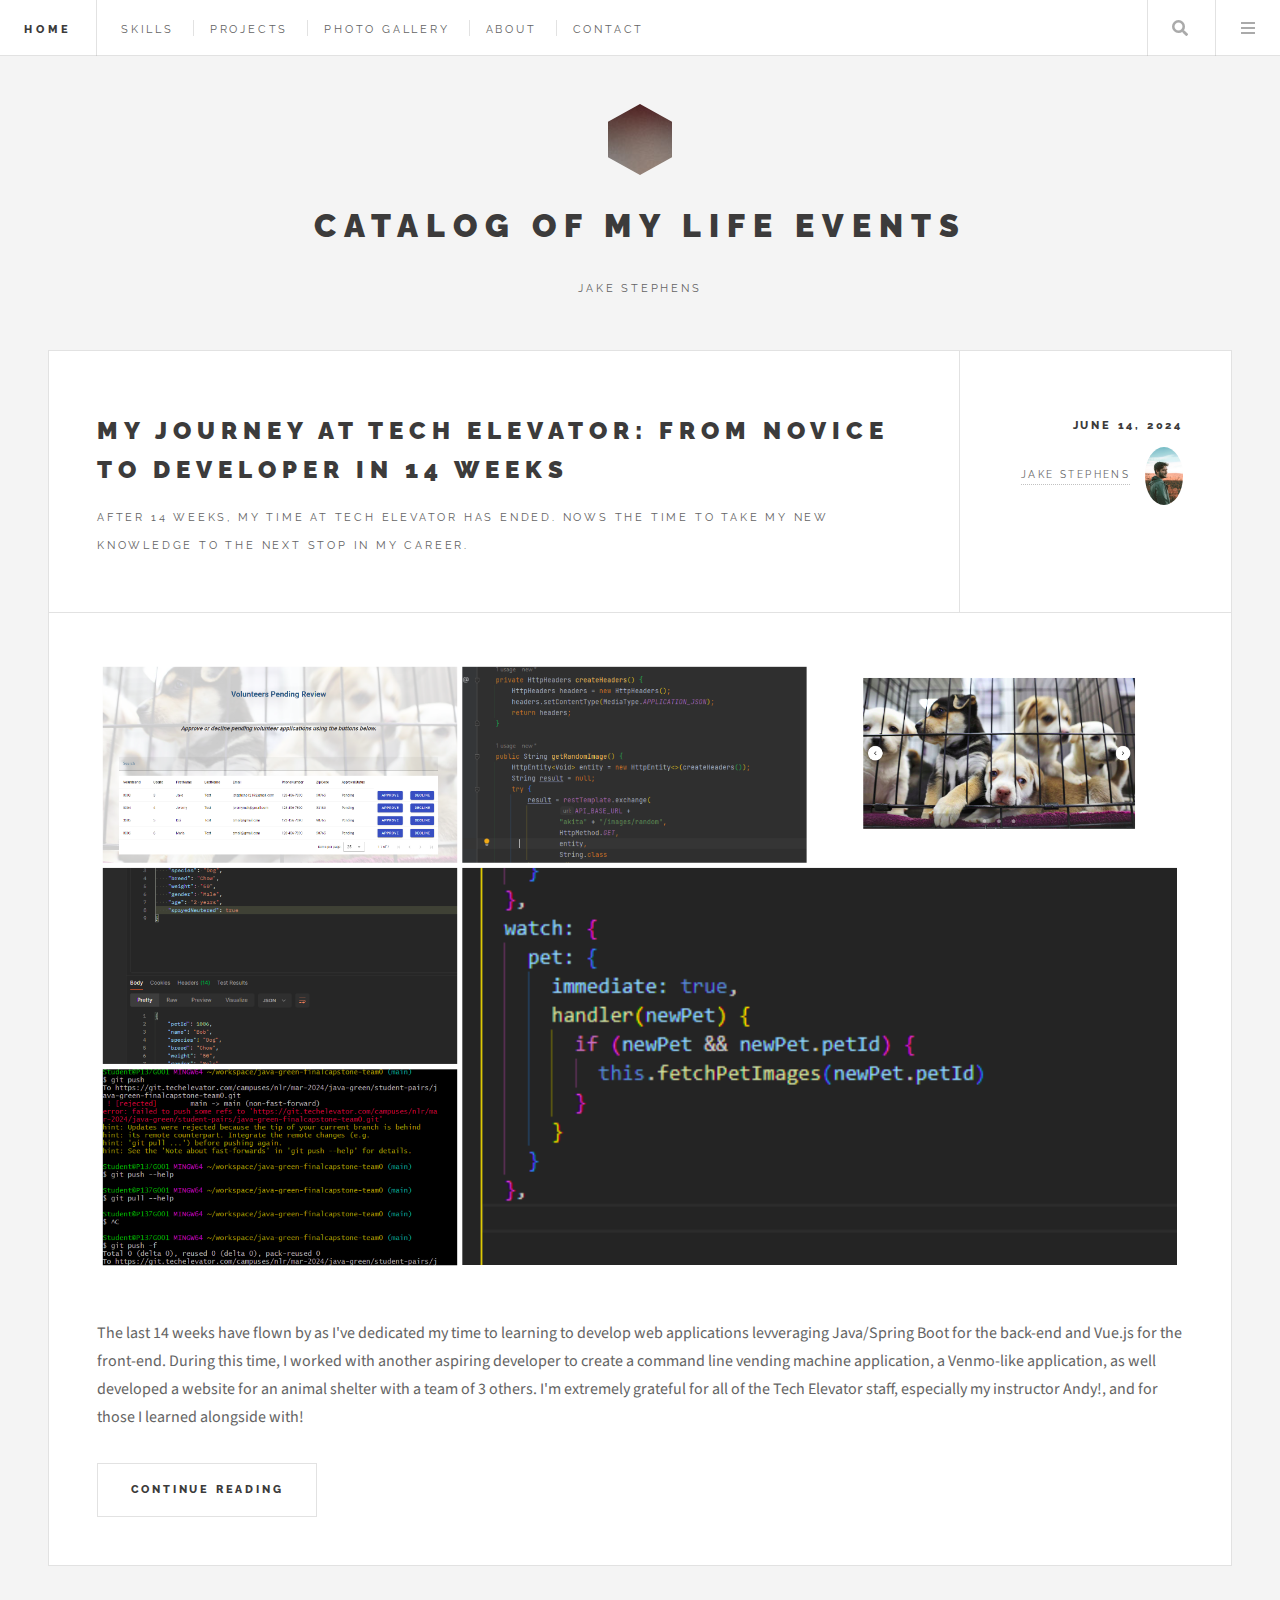
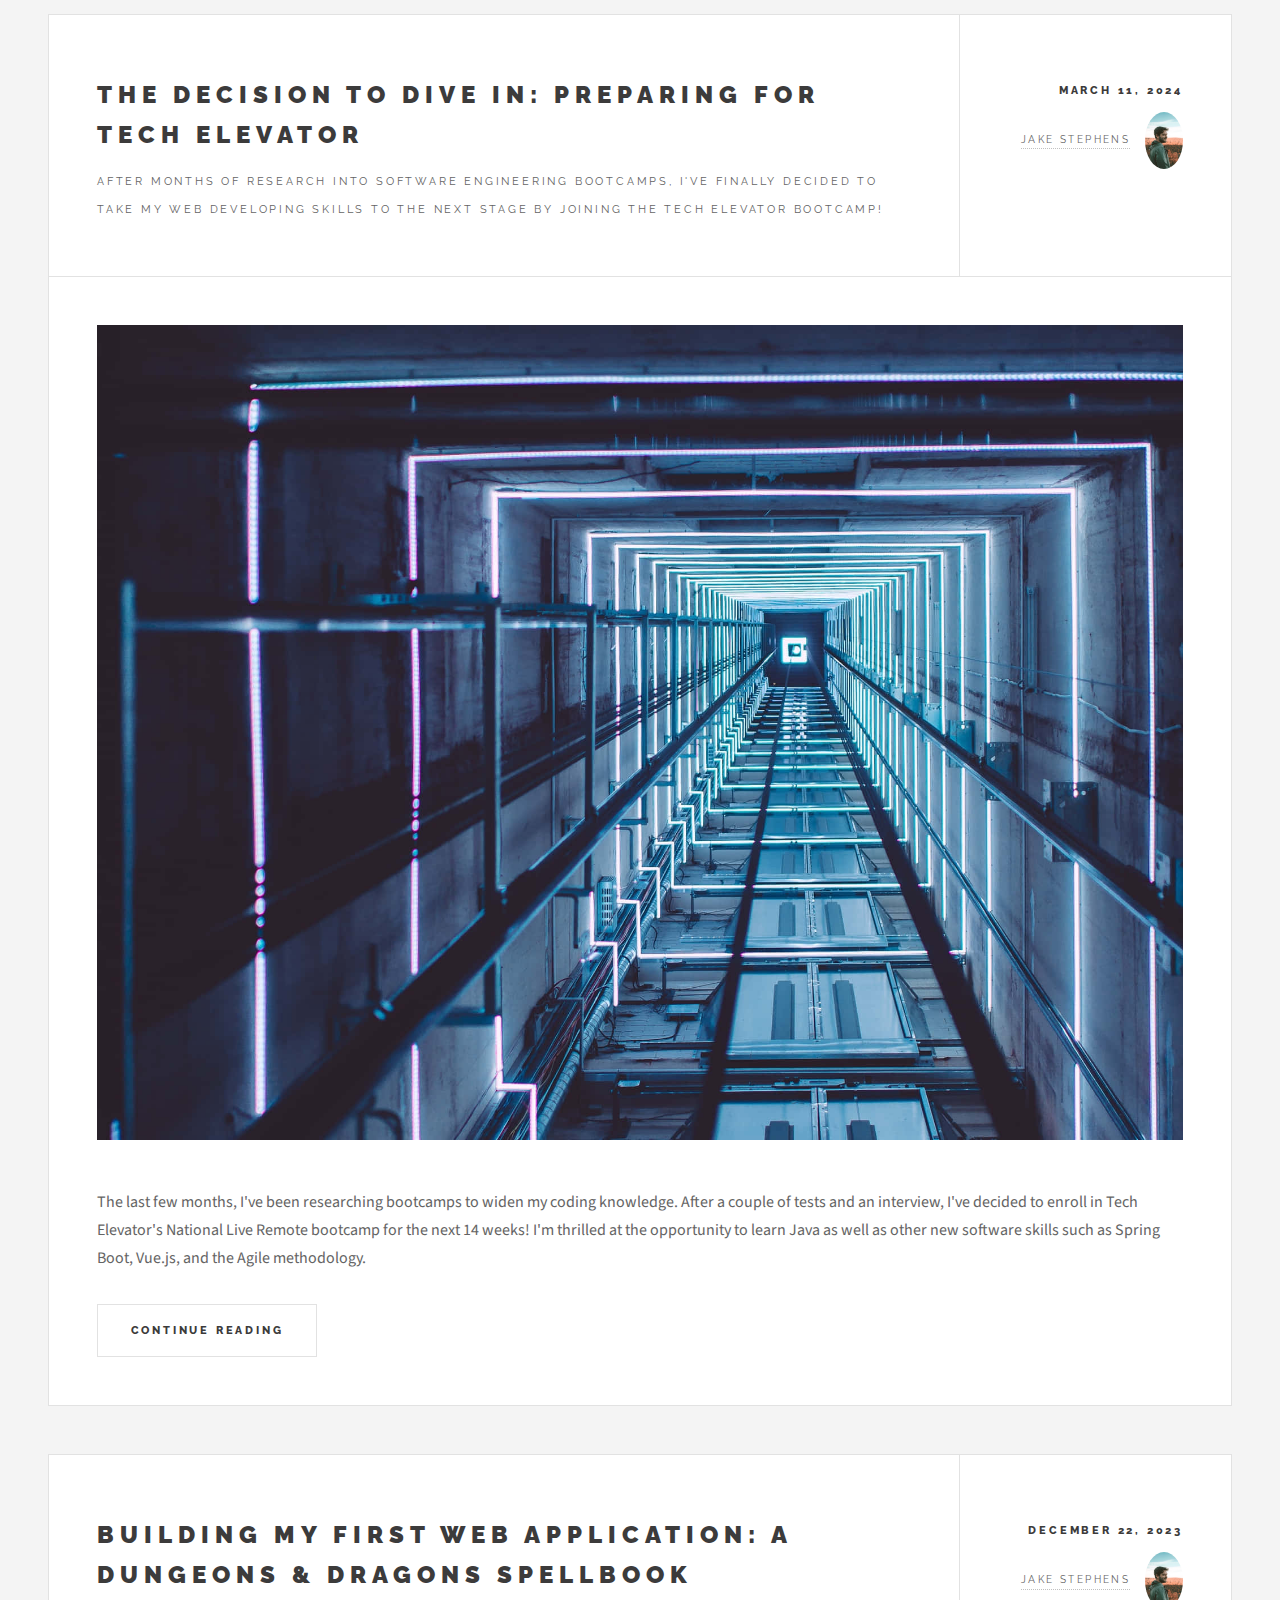
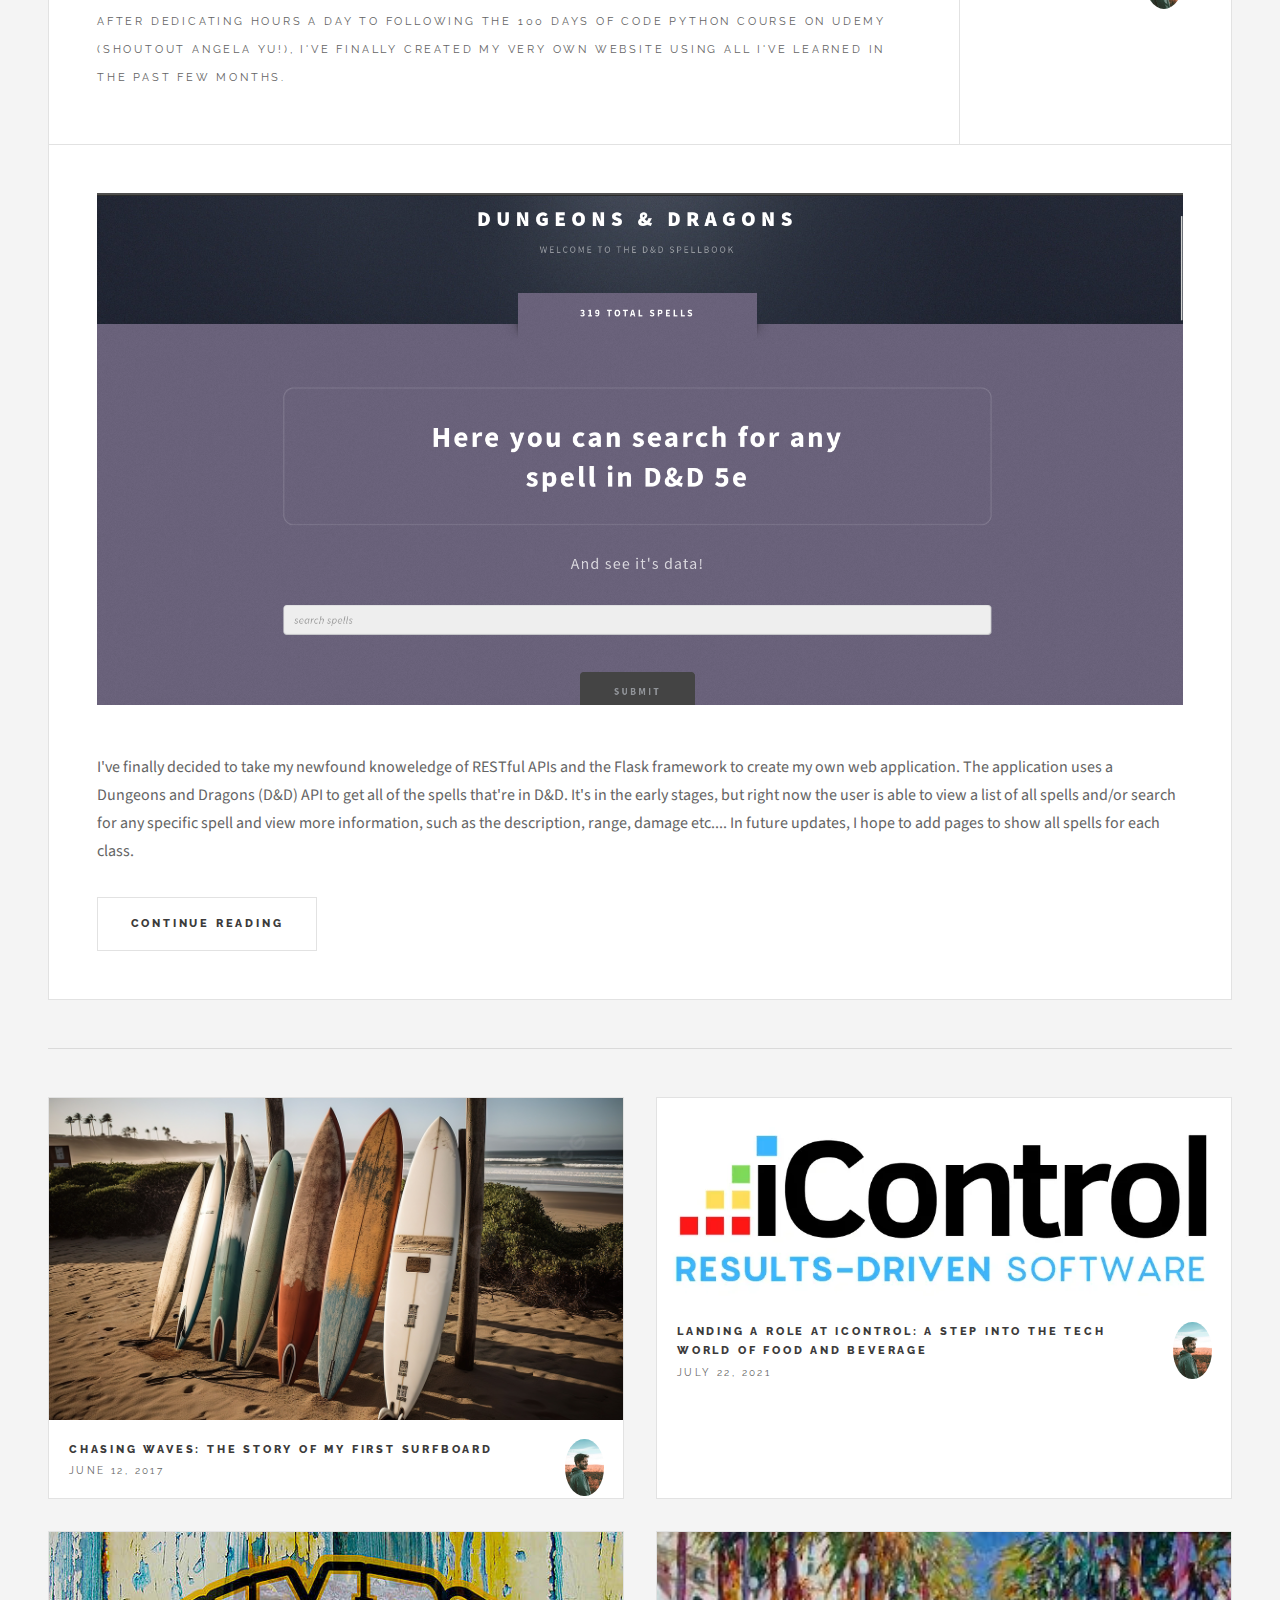
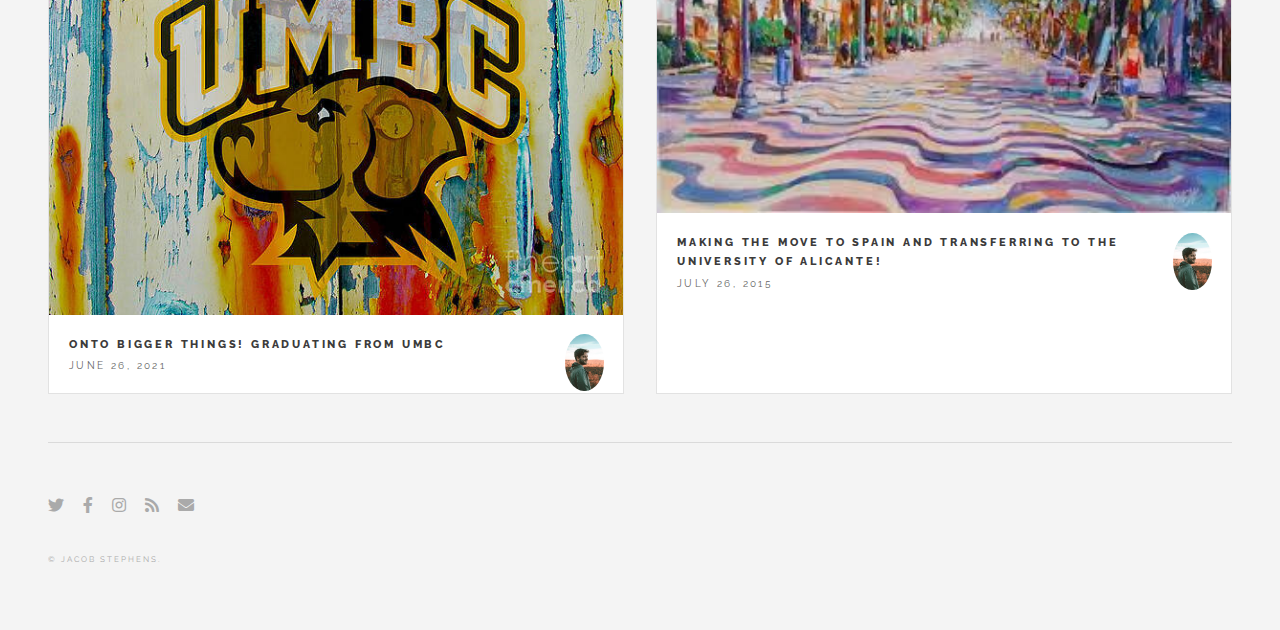
<file: index.html>
<!DOCTYPE HTML>
<!--
	Future Imperfect by HTML5 UP
	html5up.net | @ajlkn
	Free for personal and commercial use under the CCA 3.0 license (html5up.net/license)
-->
<html>
	<head>
		<title>Life Events</title>
		<meta charset="utf-8" />
		<meta name="viewport" content="width=device-width, initial-scale=1, user-scalable=no" />
		<link rel="stylesheet" href="assets/css/main.css" />
	</head>
	<body class="is-preload">

		<!-- Wrapper -->
			<div id="wrapper">

				<!-- Header -->
					<header id="header">
						<h1><a href="index.html">Home</a></h1>
						<nav class="links">
							<ul>
								<li><a href="multiverse/skills.html">Skills </a></li>
								<li><a href="#">Projects</a></li>
								<li><a href="multiverse/photos.html">Photo Gallery</a></li>
								<li><a href="#">About</a></li>
								<li><a href="#">Contact</a></li>
							</ul>
						</nav>
						<nav class="main">
							<ul>
								<li class="search">
									<a class="fa-search" href="#search">Search</a>
									<form id="search" method="get" action="#">
										<input type="text" name="query" placeholder="Search" />
									</form>
								</li>
								<li class="menu">
									<a class="fa-bars" href="#menu">Menu</a>
								</li>
							</ul>
						</nav>
					</header>

				<!-- Menu -->
					<section id="menu">

						<!-- Search -->
							<section>
								<form class="search" method="get" action="#">
									<input type="text" name="query" placeholder="Search" />
								</form>
							</section>

						<!-- Links -->
							<section>
								<ul class="links">
									<li>
										<a href="multiverse/skills.html">
											<h3>Skills</h3>
											<p>Software development skills I've learned</p>
										</a>
									</li>
									<li>
										<a href="#">
											<h3>Projects</h3>
											<p>A portfolio of my projects</p>
										</a>
									</li>
									
									<li>
										<a href="multiverse/photos.html">
											<h3>Photo Gallery</h3>
											<p>Gallery of photos I've taken</p>
										</a>
									</li>
									<li>
										<a href="#">
											<h3>About</h3>
											<p>Read about me</p>
										</a>
									</li>
									<li>
										<a href="#">
											<h3>Contact</h3>
											<p>Feel free to contact me here!</p>
										</a>
									</li>
								</ul>
							</section>

						<!-- Actions -->
							<!-- <section>
								<ul class="actions stacked">
									<li><a href="#" class="button large fit">Log In</a></li>
								</ul>
							</section> -->

					</section>

				<!-- Main -->
					<div id="main">

						<!-- Post -->
							<article class="post">
								<header>
									<div class="title">
										<h2><a href="bootcamp-end.html">My Journey at Tech Elevator: From Novice to Developer in 14 Weeks</a></h2>
										<p>After 14 weeks, my time at Tech Elevator has ended. Nows the time to take my new knowledge to the next stop in my career.</p>
									</div>
									<div class="meta">
										<time class="published" datetime="2015-11-01">June 14, 2024</time>
										<a href="#" class="author"><span class="name">Jake Stephens</span><img src="images/avatar.jpeg" alt="" /></a>
									</div>
								</header>
								<a href="bootcamp-end.html" class="image featured"><img src="images/photo-collage.png" alt="" /></a>
								<p>The last 14 weeks have flown by as I've dedicated my time to learning to develop web applications levveraging Java/Spring Boot for the back-end and Vue.js for the front-end. During this time, I worked with another aspiring developer to create a command line vending machine application, a Venmo-like application, as well developed a website for an animal shelter with a team of 3 others. I'm extremely grateful for all of the Tech Elevator staff, especially my instructor Andy!, and for those I learned alongside with!</p>
								<footer>
									<ul class="actions">
										<li><a href="bootcamp-end.html" class="button large">Continue Reading</a></li>
									</ul>
									<!-- <ul class="stats">
										<li><a href="#">General</a></li>
										<li><a href="#" class="icon solid fa-heart">28</a></li>
										<li><a href="#" class="icon solid fa-comment">128</a></li>
									</ul> -->
								</footer>
							</article>

						<!-- Post -->
							<article class="post">
								<header>
									<div class="title">
										<h2><a href="bootcamp-start.html">The Decision to Dive In: Preparing for Tech Elevator</a></h2>
										<p>After months of research into software engineering bootcamps, I've finally decided to take my web developing skills to the next stage by joining the Tech Elevator bootcamp!</p>
									</div>
									<div class="meta">
										<time class="published" datetime="2024-03-11">March 11, 2024</time>
										<a href="#" class="author"><span class="name">Jake Stephens</span><img src="images/avatar.jpeg" alt="" /></a>
									</div>
								</header>
								<a href="bootcamp-start.html" class="image featured"><img src="images/tech-elevator.jpg" alt="" /></a>
								<p>The last few months, I've been researching bootcamps to widen my coding knowledge. After a couple of tests and an interview, I've decided to enroll in Tech Elevator's National Live Remote bootcamp for the next 14 weeks! I'm thrilled at the opportunity to learn Java as well as other new software skills such as Spring Boot, Vue.js, and the Agile methodology.</p>
								<footer>
									<ul class="actions">
										<li><a href="bootcamp-start.html" class="button large">Continue Reading</a></li>
									</ul>
									<!-- <ul class="stats">
										<li><a href="#">General</a></li>
										<li><a href="#" class="icon solid fa-heart">28</a></li>
										<li><a href="#" class="icon solid fa-comment">128</a></li>
									</ul> -->
								</footer>
							</article>

						<!-- Post -->
							<article class="post">
								<header>
									<div class="title">
										<h2><a href="first-web-application.html">Building My First Web Application: A Dungeons & Dragons Spellbook</a></h2>
										<p>After dedicating hours a day to following the 100 Days of Code Python course on Udemy (shoutout Angela Yu!), I've finally created my very own website using all I've learned in the past few months.</p>
									</div>
									<div class="meta">
										<time class="published" datetime="2015-10-22">December 22, 2023</time>
										<a href="#" class="author"><span class="name">Jake Stephens</span><img src="images/avatar.jpeg" alt="" /></a>
									</div>
								</header>
								<a href="first-web-application.html" class="image featured"><img src="images/dnd-spellbook.png" alt="" /></a>
								<p>I've finally  decided to take my newfound knoweledge of RESTful APIs and the Flask framework to create my own web application. The application uses a Dungeons and Dragons (D&D) API to get all of the spells that're in D&D. It's in the early stages, but right now the user is able to view a list of all spells and/or search for any specific spell and view more information, such as the description, range, damage etc.... In future updates, I hope to add pages to show all spells for each class.</p>
								<footer>
									<ul class="actions">
										<li><a href="first-web-application.html" class="button large">Continue Reading</a></li>
									</ul>
									<!-- <ul class="stats">
										<li><a href="#">General</a></li>
										<li><a href="#" class="icon solid fa-heart">28</a></li>
										<li><a href="#" class="icon solid fa-comment">128</a></li>
									</ul> -->
								</footer>
							</article>

						<!-- Post -->

						<!--
							<article class="post">
								<header>
									<div class="title">
										<h2><a href="#">Elements</a></h2>
										<p>Lorem ipsum dolor amet nullam consequat etiam feugiat</p>
									</div>
									<div class="meta">
										<time class="published" datetime="2015-10-18">October 18, 2015</time>
										<a href="#" class="author"><span class="name">Jane Doe</span><img src="images/avatar.jpg" alt="" /></a>
									</div>
								</header>

								<section>
									<h3>Text</h3>
									<p>This is <b>bold</b> and this is <strong>strong</strong>. This is <i>italic</i> and this is <em>emphasized</em>.
									This is <sup>superscript</sup> text and this is <sub>subscript</sub> text.
									This is <u>underlined</u> and this is code: <code>for (;;) { ... }</code>. Finally, <a href="#">this is a link</a>.</p>
									<hr />
									<p>Nunc lacinia ante nunc ac lobortis. Interdum adipiscing gravida odio porttitor sem non mi integer non faucibus ornare mi ut ante amet placerat aliquet. Volutpat eu sed ante lacinia sapien lorem accumsan varius montes viverra nibh in adipiscing blandit tempus accumsan.</p>
									<hr />
									<h2>Heading Level 2</h2>
									<h3>Heading Level 3</h3>
									<h4>Heading Level 4</h4>
									<hr />
									<h4>Blockquote</h4>
									<blockquote>Fringilla nisl. Donec accumsan interdum nisi, quis tincidunt felis sagittis eget tempus euismod. Vestibulum ante ipsum primis in faucibus vestibulum. Blandit adipiscing eu felis iaculis volutpat ac adipiscing accumsan faucibus. Vestibulum ante ipsum primis in faucibus lorem ipsum dolor sit amet nullam adipiscing eu felis.</blockquote>
									<h4>Preformatted</h4>
									<pre><code>i = 0;

while (!deck.isInOrder()) {
  print 'Iteration ' + i;
  deck.shuffle();
  i++;
}

print 'It took ' + i + ' iterations to sort the deck.';</code></pre>
								</section>

								<section>
									<h3>Lists</h3>
									<div class="row">
										<div class="col-6 col-12-medium">
											<h4>Unordered</h4>
											<ul>
												<li>Dolor pulvinar etiam.</li>
												<li>Sagittis adipiscing.</li>
												<li>Felis enim feugiat.</li>
											</ul>
											<h4>Alternate</h4>
											<ul class="alt">
												<li>Dolor pulvinar etiam.</li>
												<li>Sagittis adipiscing.</li>
												<li>Felis enim feugiat.</li>
											</ul>
										</div>
										<div class="col-6 col-12-medium">
											<h4>Ordered</h4>
											<ol>
												<li>Dolor pulvinar etiam.</li>
												<li>Etiam vel felis viverra.</li>
												<li>Felis enim feugiat.</li>
												<li>Dolor pulvinar etiam.</li>
												<li>Etiam vel felis lorem.</li>
												<li>Felis enim et feugiat.</li>
											</ol>
											<h4>Icons</h4>
											<ul class="icons">
												<li><a href="#" class="icon brands fa-twitter"><span class="label">Twitter</span></a></li>
												<li><a href="#" class="icon brands fa-facebook-f"><span class="label">Facebook</span></a></li>
												<li><a href="#" class="icon brands fa-instagram"><span class="label">Instagram</span></a></li>
												<li><a href="#" class="icon brands fa-github"><span class="label">Github</span></a></li>
											</ul>
										</div>
									</div>
									<h3>Actions</h3>
									<div class="row">
										<div class="col-6 col-12-medium">
											<ul class="actions">
												<li><a href="#" class="button">Default</a></li>
												<li><a href="#" class="button">Default</a></li>
												<li><a href="#" class="button">Default</a></li>
											</ul>
											<ul class="actions small">
												<li><a href="#" class="button small">Small</a></li>
												<li><a href="#" class="button small">Small</a></li>
												<li><a href="#" class="button small">Small</a></li>
											</ul>
											<ul class="actions stacked">
												<li><a href="#" class="button">Default</a></li>
												<li><a href="#" class="button">Default</a></li>
												<li><a href="#" class="button">Default</a></li>
											</ul>
											<ul class="actions stacked">
												<li><a href="#" class="button small">Small</a></li>
												<li><a href="#" class="button small">Small</a></li>
												<li><a href="#" class="button small">Small</a></li>
											</ul>
										</div>
										<div class="col-6 col-12-medium">
											<ul class="actions stacked">
												<li><a href="#" class="button fit">Default</a></li>
												<li><a href="#" class="button fit">Default</a></li>
											</ul>
											<ul class="actions stacked">
												<li><a href="#" class="button small fit">Small</a></li>
												<li><a href="#" class="button small fit">Small</a></li>
											</ul>
										</div>
									</div>
								</section>

								<section>
									<h3>Table</h3>
									<h4>Default</h4>
									<div class="table-wrapper">
										<table>
											<thead>
												<tr>
													<th>Name</th>
													<th>Description</th>
													<th>Price</th>
												</tr>
											</thead>
											<tbody>
												<tr>
													<td>Item One</td>
													<td>Ante turpis integer aliquet porttitor.</td>
													<td>29.99</td>
												</tr>
												<tr>
													<td>Item Two</td>
													<td>Vis ac commodo adipiscing arcu aliquet.</td>
													<td>19.99</td>
												</tr>
												<tr>
													<td>Item Three</td>
													<td> Morbi faucibus arcu accumsan lorem.</td>
													<td>29.99</td>
												</tr>
												<tr>
													<td>Item Four</td>
													<td>Vitae integer tempus condimentum.</td>
													<td>19.99</td>
												</tr>
												<tr>
													<td>Item Five</td>
													<td>Ante turpis integer aliquet porttitor.</td>
													<td>29.99</td>
												</tr>
											</tbody>
											<tfoot>
												<tr>
													<td colspan="2"></td>
													<td>100.00</td>
												</tr>
											</tfoot>
										</table>
									</div>

									<h4>Alternate</h4>
									<div class="table-wrapper">
										<table class="alt">
											<thead>
												<tr>
													<th>Name</th>
													<th>Description</th>
													<th>Price</th>
												</tr>
											</thead>
											<tbody>
												<tr>
													<td>Item One</td>
													<td>Ante turpis integer aliquet porttitor.</td>
													<td>29.99</td>
												</tr>
												<tr>
													<td>Item Two</td>
													<td>Vis ac commodo adipiscing arcu aliquet.</td>
													<td>19.99</td>
												</tr>
												<tr>
													<td>Item Three</td>
													<td> Morbi faucibus arcu accumsan lorem.</td>
													<td>29.99</td>
												</tr>
												<tr>
													<td>Item Four</td>
													<td>Vitae integer tempus condimentum.</td>
													<td>19.99</td>
												</tr>
												<tr>
													<td>Item Five</td>
													<td>Ante turpis integer aliquet porttitor.</td>
													<td>29.99</td>
												</tr>
											</tbody>
											<tfoot>
												<tr>
													<td colspan="2"></td>
													<td>100.00</td>
												</tr>
											</tfoot>
										</table>
									</div>
								</section>

								<section>
									<h3>Buttons</h3>
									<ul class="actions">
										<li><a href="#" class="button large">Large</a></li>
										<li><a href="#" class="button">Default</a></li>
										<li><a href="#" class="button small">Small</a></li>
									</ul>
									<ul class="actions fit">
										<li><a href="#" class="button fit">Fit</a></li>
										<li><a href="#" class="button fit">Fit</a></li>
										<li><a href="#" class="button fit">Fit</a></li>
									</ul>
									<ul class="actions fit small">
										<li><a href="#" class="button fit small">Fit + Small</a></li>
										<li><a href="#" class="button fit small">Fit + Small</a></li>
										<li><a href="#" class="button fit small">Fit + Small</a></li>
									</ul>
									<ul class="actions">
										<li><a href="#" class="button icon solid fa-download">Icon</a></li>
										<li><a href="#" class="button icon solid fa-upload">Icon</a></li>
										<li><a href="#" class="button icon solid fa-save">Icon</a></li>
									</ul>
									<ul class="actions">
										<li><span class="button disabled">Disabled</span></li>
										<li><span class="button disabled icon solid fa-download">Disabled</span></li>
									</ul>
								</section>

								<section>
									<h3>Form</h3>
									<form method="post" action="#">
										<div class="row gtr-uniform">
											<div class="col-6 col-12-xsmall">
												<input type="text" name="demo-name" id="demo-name" value="" placeholder="Name" />
											</div>
											<div class="col-6 col-12-xsmall">
												<input type="email" name="demo-email" id="demo-email" value="" placeholder="Email" />
											</div>
											<div class="col-12">
												<select name="demo-category" id="demo-category">
													<option value="">- Category -</option>
													<option value="1">Manufacturing</option>
													<option value="1">Shipping</option>
													<option value="1">Administration</option>
													<option value="1">Human Resources</option>
												</select>
											</div>
											<div class="col-4 col-12-small">
												<input type="radio" id="demo-priority-low" name="demo-priority" checked>
												<label for="demo-priority-low">Low</label>
											</div>
											<div class="col-4 col-12-small">
												<input type="radio" id="demo-priority-normal" name="demo-priority">
												<label for="demo-priority-normal">Normal</label>
											</div>
											<div class="col-4 col-12-small">
												<input type="radio" id="demo-priority-high" name="demo-priority">
												<label for="demo-priority-high">High</label>
											</div>
											<div class="col-6 col-12-small">
												<input type="checkbox" id="demo-copy" name="demo-copy">
												<label for="demo-copy">Email me a copy</label>
											</div>
											<div class="col-6 col-12-small">
												<input type="checkbox" id="demo-human" name="demo-human" checked>
												<label for="demo-human">Not a robot</label>
											</div>
											<div class="col-12">
												<textarea name="demo-message" id="demo-message" placeholder="Enter your message" rows="6"></textarea>
											</div>
											<div class="col-12">
												<ul class="actions">
													<li><input type="submit" value="Send Message" /></li>
													<li><input type="reset" value="Reset" /></li>
												</ul>
											</div>
										</div>
									</form>
								</section>

								<section>
									<h3>Image</h3>
									<h4>Fit</h4>
									<div class="box alt">
										<div class="row gtr-uniform">
											<div class="col-12"><span class="image fit"><img src="images/pic02.jpg" alt="" /></span></div>
											<div class="col-4"><span class="image fit"><img src="images/pic04.jpg" alt="" /></span></div>
											<div class="col-4"><span class="image fit"><img src="images/pic05.jpg" alt="" /></span></div>
											<div class="col-4"><span class="image fit"><img src="images/pic06.jpg" alt="" /></span></div>
											<div class="col-4"><span class="image fit"><img src="images/pic06.jpg" alt="" /></span></div>
											<div class="col-4"><span class="image fit"><img src="images/pic04.jpg" alt="" /></span></div>
											<div class="col-4"><span class="image fit"><img src="images/pic05.jpg" alt="" /></span></div>
											<div class="col-4"><span class="image fit"><img src="images/pic05.jpg" alt="" /></span></div>
											<div class="col-4"><span class="image fit"><img src="images/pic06.jpg" alt="" /></span></div>
											<div class="col-4"><span class="image fit"><img src="images/pic04.jpg" alt="" /></span></div>
										</div>
									</div>
									<h4>Left &amp; Right</h4>
									<p><span class="image left"><img src="images/pic07.jpg" alt="" /></span>Fringilla nisl. Donec accumsan interdum nisi, quis tincidunt felis sagittis eget. tempus euismod. Vestibulum ante ipsum primis in faucibus vestibulum. Blandit adipiscing eu felis iaculis volutpat ac adipiscing accumsan eu faucibus. Integer ac pellentesque praesent tincidunt felis sagittis eget. tempus euismod. Vestibulum ante ipsum primis in faucibus vestibulum. Blandit adipiscing eu felis iaculis volutpat ac adipiscing accumsan eu faucibus. Integer ac pellentesque praesent. Donec accumsan interdum nisi, quis tincidunt felis sagittis eget. tempus euismod. Vestibulum ante ipsum primis in faucibus vestibulum. Blandit adipiscing eu felis iaculis volutpat ac adipiscing accumsan eu faucibus. Integer ac pellentesque praesent tincidunt felis sagittis eget. tempus euismod. Vestibulum ante ipsum primis in faucibus vestibulum. Blandit adipiscing eu felis iaculis volutpat ac adipiscing accumsan eu faucibus. Integer ac pellentesque praesent. Blandit adipiscing eu felis iaculis volutpat ac adipiscing accumsan eu faucibus. Integer ac pellentesque praesent tincidunt felis sagittis eget. tempus euismod. Vestibulum ante ipsum primis in faucibus vestibulum. Blandit adipiscing eu felis iaculis volutpat ac adipiscing accumsan eu faucibus. Integer ac pellentesque praesent.</p>
									<p><span class="image right"><img src="images/pic04.jpg" alt="" /></span>Fringilla nisl. Donec accumsan interdum nisi, quis tincidunt felis sagittis eget. tempus euismod. Vestibulum ante ipsum primis in faucibus vestibulum. Blandit adipiscing eu felis iaculis volutpat ac adipiscing accumsan eu faucibus. Integer ac pellentesque praesent tincidunt felis sagittis eget. tempus euismod. Vestibulum ante ipsum primis in faucibus vestibulum. Blandit adipiscing eu felis iaculis volutpat ac adipiscing accumsan eu faucibus. Integer ac pellentesque praesent. Donec accumsan interdum nisi, quis tincidunt felis sagittis eget. tempus euismod. Vestibulum ante ipsum primis in faucibus vestibulum. Blandit adipiscing eu felis iaculis volutpat ac adipiscing accumsan eu faucibus. Integer ac pellentesque praesent tincidunt felis sagittis eget. tempus euismod. Vestibulum ante ipsum primis in faucibus vestibulum. Blandit adipiscing eu felis iaculis volutpat ac adipiscing accumsan eu faucibus. Integer ac pellentesque praesent. Blandit adipiscing eu felis iaculis volutpat ac adipiscing accumsan eu faucibus. Integer ac pellentesque praesent tincidunt felis sagittis eget. tempus euismod. Vestibulum ante ipsum primis in faucibus vestibulum. Blandit adipiscing eu felis iaculis volutpat ac adipiscing accumsan eu faucibus. Integer ac pellentesque praesent.</p>
								</section>

							</article>
						-->

						<!-- Pagination -->
							<!-- <ul class="actions pagination">
								<li><a href="" class="disabled button large previous">Previous Page</a></li>
								<li><a href="#" class="button large next">Next Page</a></li>
							</ul> -->

					</div>

				<!-- Sidebar -->
					<section id="sidebar">

						<!-- Intro -->
							<section id="intro">
								<a href="#" class="logo"><img src="images/logo.jpg" alt="" /></a>
								<header>
									<h2>Catalog of my Life Events</h2>
									<p>Jake Stephens</p>
								</header>
							</section>

						<!-- Mini Posts -->
							<section>
								<div class="mini-posts">

									<!-- Mini Post -->
										<article class="mini-post">
											<header>
												<h3><a href="first_surfboard.html">Chasing Waves: The Story of My First Surfboard</a></h3>
												<time class="published" datetime="2015-10-20">June 12, 2017</time>
												<a href="#" class="author"><img src="images/avatar.jpeg" alt="" /></a>
											</header>
											<a href="first_surfboard.html" class="image mini-image"><img src="images/surfboard.png" alt="" /></a>
										</article>

									<!-- Mini Post -->
									<article class="mini-post">
										<header>
											<h3><a href="icontrol.html">Landing a Role at iControl: A Step into the Tech World of Food and Beverage</a></h3>
											<time class="published" datetime="2015-10-17">July 22, 2021</time>
											<a href="#" class="author"><img src="images/avatar.jpeg" alt="" /></a>
										</header>
										<a href="icontrol.html" class="image mini-image"><img src="images/icontrol.png" alt="" /></a>
									</article>

									<!-- Mini Post -->
										<article class="mini-post">
											<header>
												<h3><a href="single.html">Onto Bigger Things! Graduating From UMBC</a></h3>
												<time class="published" datetime="2015-10-19">June 26, 2021</time>
												<a href="#" class="author"><img src="images/avatar.jpeg" alt="" /></a>
											</header>
											<a href="single.html" class="image mini-image"><img src="images/umbc-art.jpg" alt="" /></a>
										</article>

									<!-- Mini Post -->
										<article class="mini-post">
											<header>
												<h3><a href="single.html">Making the move to Spain and transferring to the University of Alicante!</a></h3>
												<time class="published" datetime="2015-10-18">July 26, 2015</time>
												<a href="#" class="author"><img src="images/avatar.jpeg" alt="" /></a>
											</header>
											<a href="single.html" class="image mini-image"><img src="images/esplanada.jpeg" alt="" /></a>
										</article>


								</div>
							</section>

						<!-- Posts List -->
							<!-- <section>
								<ul class="posts">
									<li>
										<article>
											<header>
												<h3><a href="single.html"></a></h3>
												<time class="published" datetime="2015-10-20">October 20, 2015</time>
											</header>
											<a href="single.html" class="image"><img src="images/pic08.jpg" alt="" /></a>
										</article>
									</li>
									<li>
										<article>
											<header>
												<h3><a href="single.html">Convallis maximus nisl mattis nunc id lorem</a></h3>
												<time class="published" datetime="2015-10-15">October 15, 2015</time>
											</header>
											<a href="single.html" class="image"><img src="images/pic09.jpg" alt="" /></a>
										</article>
									</li>
									<li>
										<article>
											<header>
												<h3><a href="single.html">Euismod amet placerat vivamus porttitor</a></h3>
												<time class="published" datetime="2015-10-10">October 10, 2015</time>
											</header>
											<a href="single.html" class="image"><img src="images/pic10.jpg" alt="" /></a>
										</article>
									</li>
									<li>
										<article>
											<header>
												<h3><a href="single.html">Magna enim accumsan tortor cursus ultricies</a></h3>
												<time class="published" datetime="2015-10-08">October 8, 2015</time>
											</header>
											<a href="single.html" class="image"><img src="images/pic11.jpg" alt="" /></a>
										</article>
									</li>
									<li>
										<article>
											<header>
												<h3><a href="single.html">Congue ullam corper lorem ipsum dolor</a></h3>
												<time class="published" datetime="2015-10-06">October 7, 2015</time>
											</header>
											<a href="single.html" class="image"><img src="images/pic12.jpg" alt="" /></a>
										</article>
									</li>
								</ul>
							</section> -->

						<!-- About -->
							<!-- <section class="blurb">
								<h2>About</h2>
								<p>Mauris neque quam, fermentum ut nisl vitae, convallis maximus nisl. Sed mattis nunc id lorem euismod amet placerat. Vivamus porttitor magna enim, ac accumsan tortor cursus at phasellus sed ultricies.</p>
								<ul class="actions">
									<li><a href="#" class="button">Learn More</a></li>
								</ul>
							</section> -->

						<!-- Footer -->
							<section id="footer">
								<ul class="icons">
									<li><a href="#" class="icon brands fa-twitter"><span class="label">Twitter</span></a></li>
									<li><a href="#" class="icon brands fa-facebook-f"><span class="label">Facebook</span></a></li>
									<li><a href="#" class="icon brands fa-instagram"><span class="label">Instagram</span></a></li>
									<li><a href="#" class="icon solid fa-rss"><span class="label">RSS</span></a></li>
									<li><a href="#" class="icon solid fa-envelope"><span class="label">Email</span></a></li>
								</ul>
								<p class="copyright">&copy; Jacob Stephens.</p>
							</section>

					</section>

			</div>

		<!-- Scripts -->
			<script src="assets/js/jquery.min.js"></script>
			<script src="assets/js/browser.min.js"></script>
			<script src="assets/js/breakpoints.min.js"></script>
			<script src="assets/js/util.js"></script>
			<script src="assets/js/main.js"></script>

	</body>
</html>
</file>
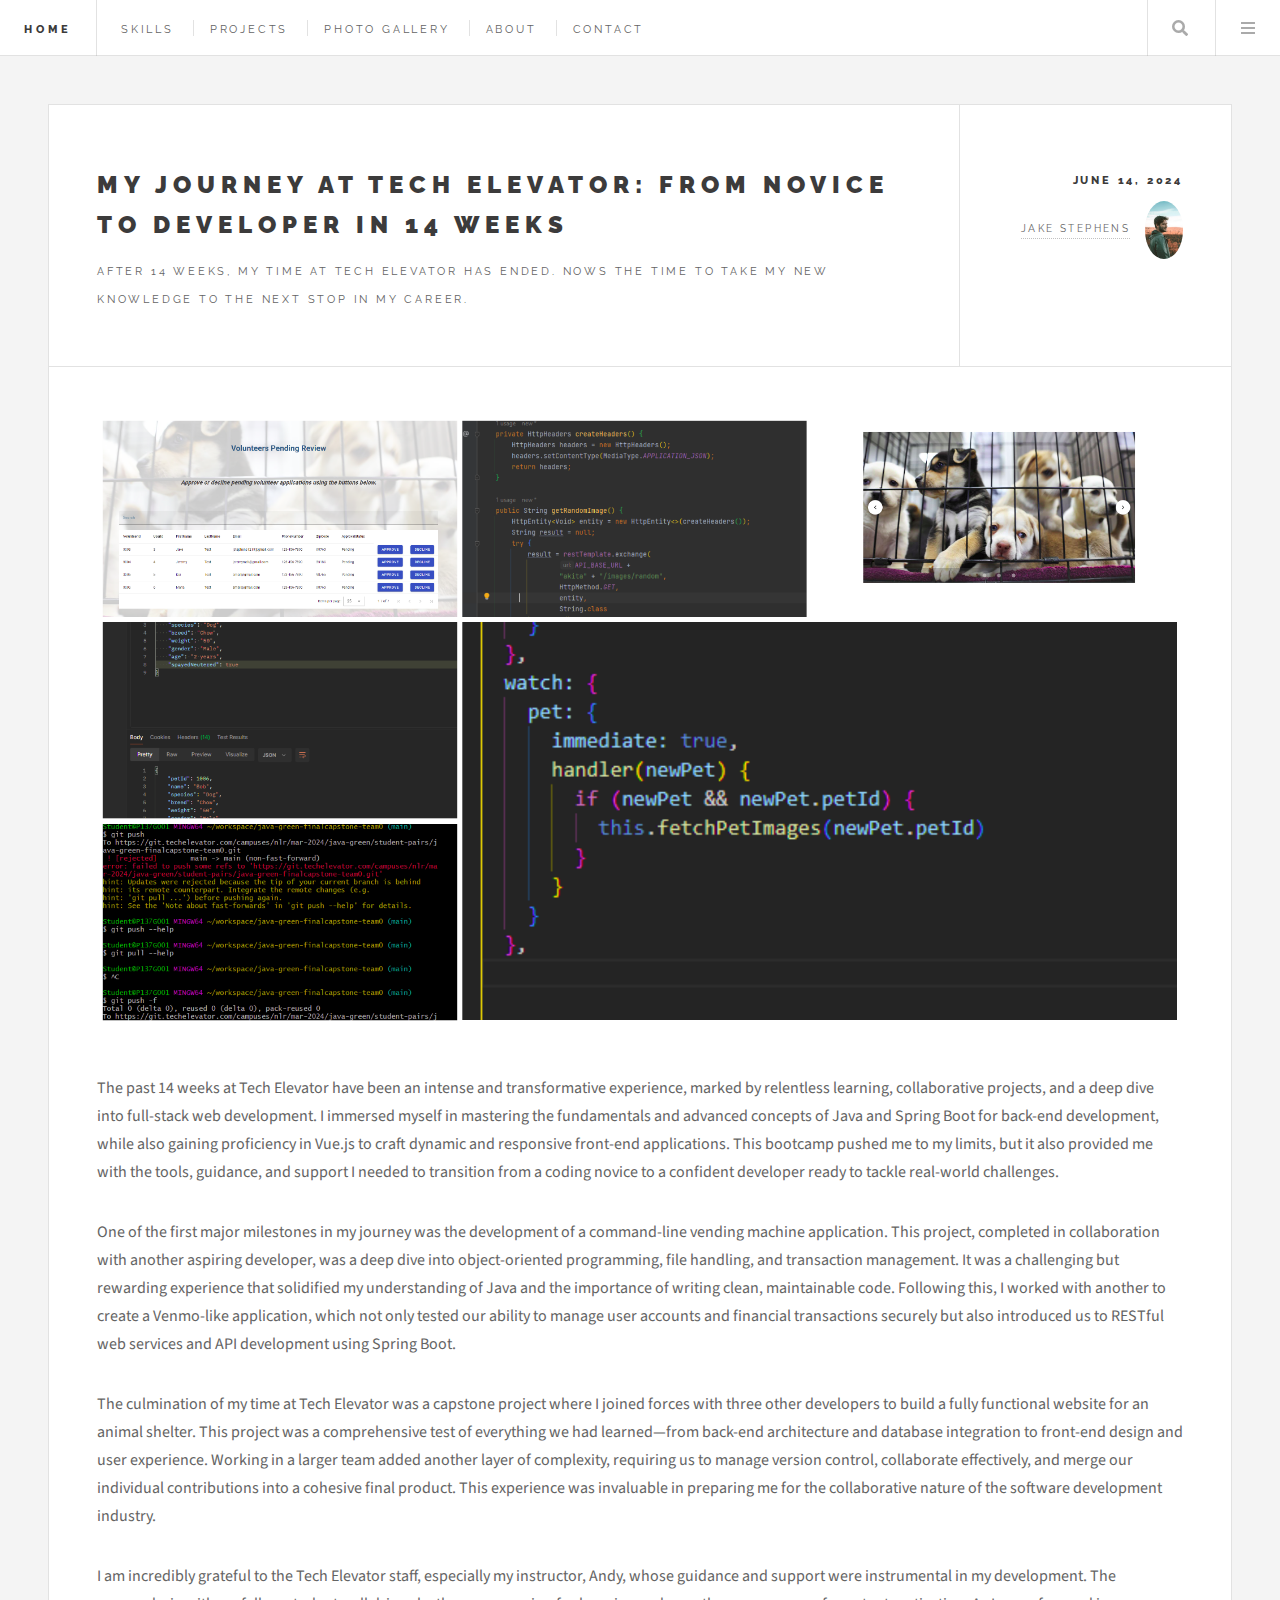
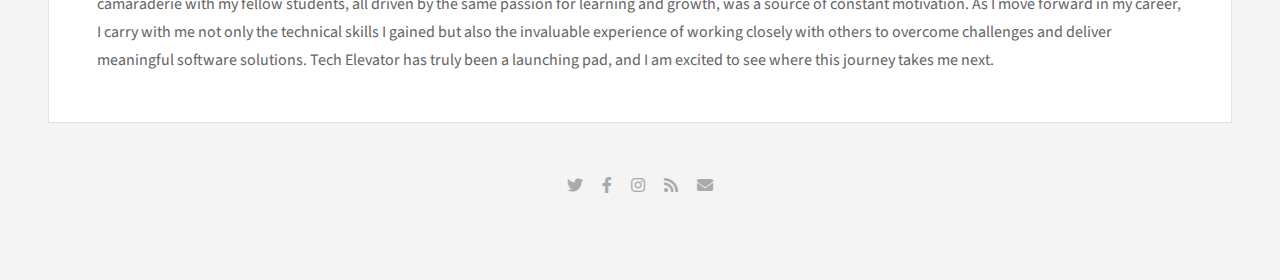
<file: bootcamp-end.html>
<!DOCTYPE HTML>
<!--
	Future Imperfect by HTML5 UP
	html5up.net | @ajlkn
	Free for personal and commercial use under the CCA 3.0 license (html5up.net/license)
-->
<html>
	<head>
		<title>Life Events</title>
		<meta charset="utf-8" />
		<meta name="viewport" content="width=device-width, initial-scale=1, user-scalable=no" />
		<link rel="stylesheet" href="assets/css/main.css" />
	</head>
	<body class="single is-preload">

		<!-- Wrapper -->
			<div id="wrapper">

				<!-- Header -->
					<header id="header">
						<h1><a href="index.html">Home</a></h1>
						<nav class="links">
							<ul>
								<li><a href="multiverse/skills.html">Skills</a></li>
								<li><a href="#">Projects</a></li>
								<li><a href="multiverse/photos.html">Photo Gallery</a></li>
								<li><a href="#">About</a></li>
								<li><a href="#">Contact</a></li>
							</ul>
						</nav>
						<nav class="main">
							<ul>
								<li class="search">
									<a class="fa-search" href="#search">Search</a>
									<form id="search" method="get" action="#">
										<input type="text" name="query" placeholder="Search" />
									</form>
								</li>
								<li class="menu">
									<a class="fa-bars" href="#menu">Menu</a>
								</li>
							</ul>
						</nav>
					</header>

				<!-- Menu -->
					<section id="menu">

						<!-- Search -->
							<section>
								<form class="search" method="get" action="#">
									<input type="text" name="query" placeholder="Search" />
								</form>
							</section>

						<!-- Links -->
							<section>
								<ul class="links">
									<li>
										<a href="multiverse/skills.html">
											<h3>Skills</h3>
											<p>Software development skills I've learned</p>
										</a>
									</li>
									<li>
										<a href="#">
											<h3>Projects</h3>
											<p>A portfolio of my projects</p>
										</a>
									</li>
									<li>
										<a href="multiverse/photos.html">
											<h3>Photo Gallery</h3>
											<p>Gallery of my photos</p>
										</a>
									</li>
									<li>
										<a href="#">
											<h3>About</h3>
											<p>Read about me</p>
										</a>
									</li>
									<li>
										<a href="#">
											<h3>Contact</h3>
											<p>Feel free to contact me here!</p>
										</a>
									</li>
								</ul>
							</section>

						<!-- Actions -->
							<section>
								<ul class="actions stacked">
									<li><a href="#" class="button large fit">Log In</a></li>
								</ul>
							</section>

					</section>

				<!-- Main -->
					<div id="main">

						<!-- Post -->
							<article class="post">
								<header>
									<div class="title">
										<h2><a href="#">My Journey at Tech Elevator: From Novice to Developer in 14 Weeks</a></h2>
										<p>After 14 weeks, my time at Tech Elevator has ended. Nows the time to take my new knowledge to the next stop in my career.</p>
									</div>
									<div class="meta">
										<time class="published" datetime="2024-06-14">June 14, 2024</time>
										<a href="#" class="author"><span class="name">Jake Stephens</span><img src="images/avatar.jpeg" alt="" /></a>
									</div>
								</header>
								<span class="image featured"><img src="images/photo-collage.png" alt="" /></span>
								<p>The past 14 weeks at Tech Elevator have been an intense and transformative experience, marked by relentless learning, collaborative projects, and a deep dive into full-stack web development. I immersed myself in mastering the fundamentals and advanced concepts of Java and Spring Boot for back-end development, while also gaining proficiency in Vue.js to craft dynamic and responsive front-end applications. This bootcamp pushed me to my limits, but it also provided me with the tools, guidance, and support I needed to transition from a coding novice to a confident developer ready to tackle real-world challenges.</p>
								<p>One of the first major milestones in my journey was the development of a command-line vending machine application. This project, completed in collaboration with another aspiring developer, was a deep dive into object-oriented programming, file handling, and transaction management. It was a challenging but rewarding experience that solidified my understanding of Java and the importance of writing clean, maintainable code. Following this, I worked with another to create a Venmo-like application, which not only tested our ability to manage user accounts and financial transactions securely but also introduced us to RESTful web services and API development using Spring Boot. </p>
								<p>The culmination of my time at Tech Elevator was a capstone project where I joined forces with three other developers to build a fully functional website for an animal shelter. This project was a comprehensive test of everything we had learned—from back-end architecture and database integration to front-end design and user experience. Working in a larger team added another layer of complexity, requiring us to manage version control, collaborate effectively, and merge our individual contributions into a cohesive final product. This experience was invaluable in preparing me for the collaborative nature of the software development industry.</p>
								<p>I am incredibly grateful to the Tech Elevator staff, especially my instructor, Andy, whose guidance and support were instrumental in my development. The camaraderie with my fellow students, all driven by the same passion for learning and growth, was a source of constant motivation. As I move forward in my career, I carry with me not only the technical skills I gained but also the invaluable experience of working closely with others to overcome challenges and deliver meaningful software solutions. Tech Elevator has truly been a launching pad, and I am excited to see where this journey takes me next.</p>
								<!-- <footer>
									<ul class="stats">
										<li><a href="#">General</a></li>
										<li><a href="#" class="icon solid fa-heart">28</a></li>
										<li><a href="#" class="icon solid fa-comment">128</a></li>
									</ul>
								</footer> -->
							</article>

					</div>

				<!-- Footer -->
					<section id="footer">
						<ul class="icons">
							<li><a href="#" class="icon brands fa-twitter"><span class="label">Twitter</span></a></li>
							<li><a href="#" class="icon brands fa-facebook-f"><span class="label">Facebook</span></a></li>
							<li><a href="#" class="icon brands fa-instagram"><span class="label">Instagram</span></a></li>
							<li><a href="#" class="icon solid fa-rss"><span class="label">RSS</span></a></li>
							<li><a href="#" class="icon solid fa-envelope"><span class="label">Email</span></a></li>
						</ul>
						<!-- <p class="copyright">&copy; Untitled. Design: <a href="http://html5up.net">HTML5 UP</a>. Images: <a href="http://unsplash.com">Unsplash</a>.</p> -->
					</section>

			</div>

		<!-- Scripts -->
			<script src="assets/js/jquery.min.js"></script>
			<script src="assets/js/browser.min.js"></script>
			<script src="assets/js/breakpoints.min.js"></script>
			<script src="assets/js/util.js"></script>
			<script src="assets/js/main.js"></script>

	</body>
</html>
</file>
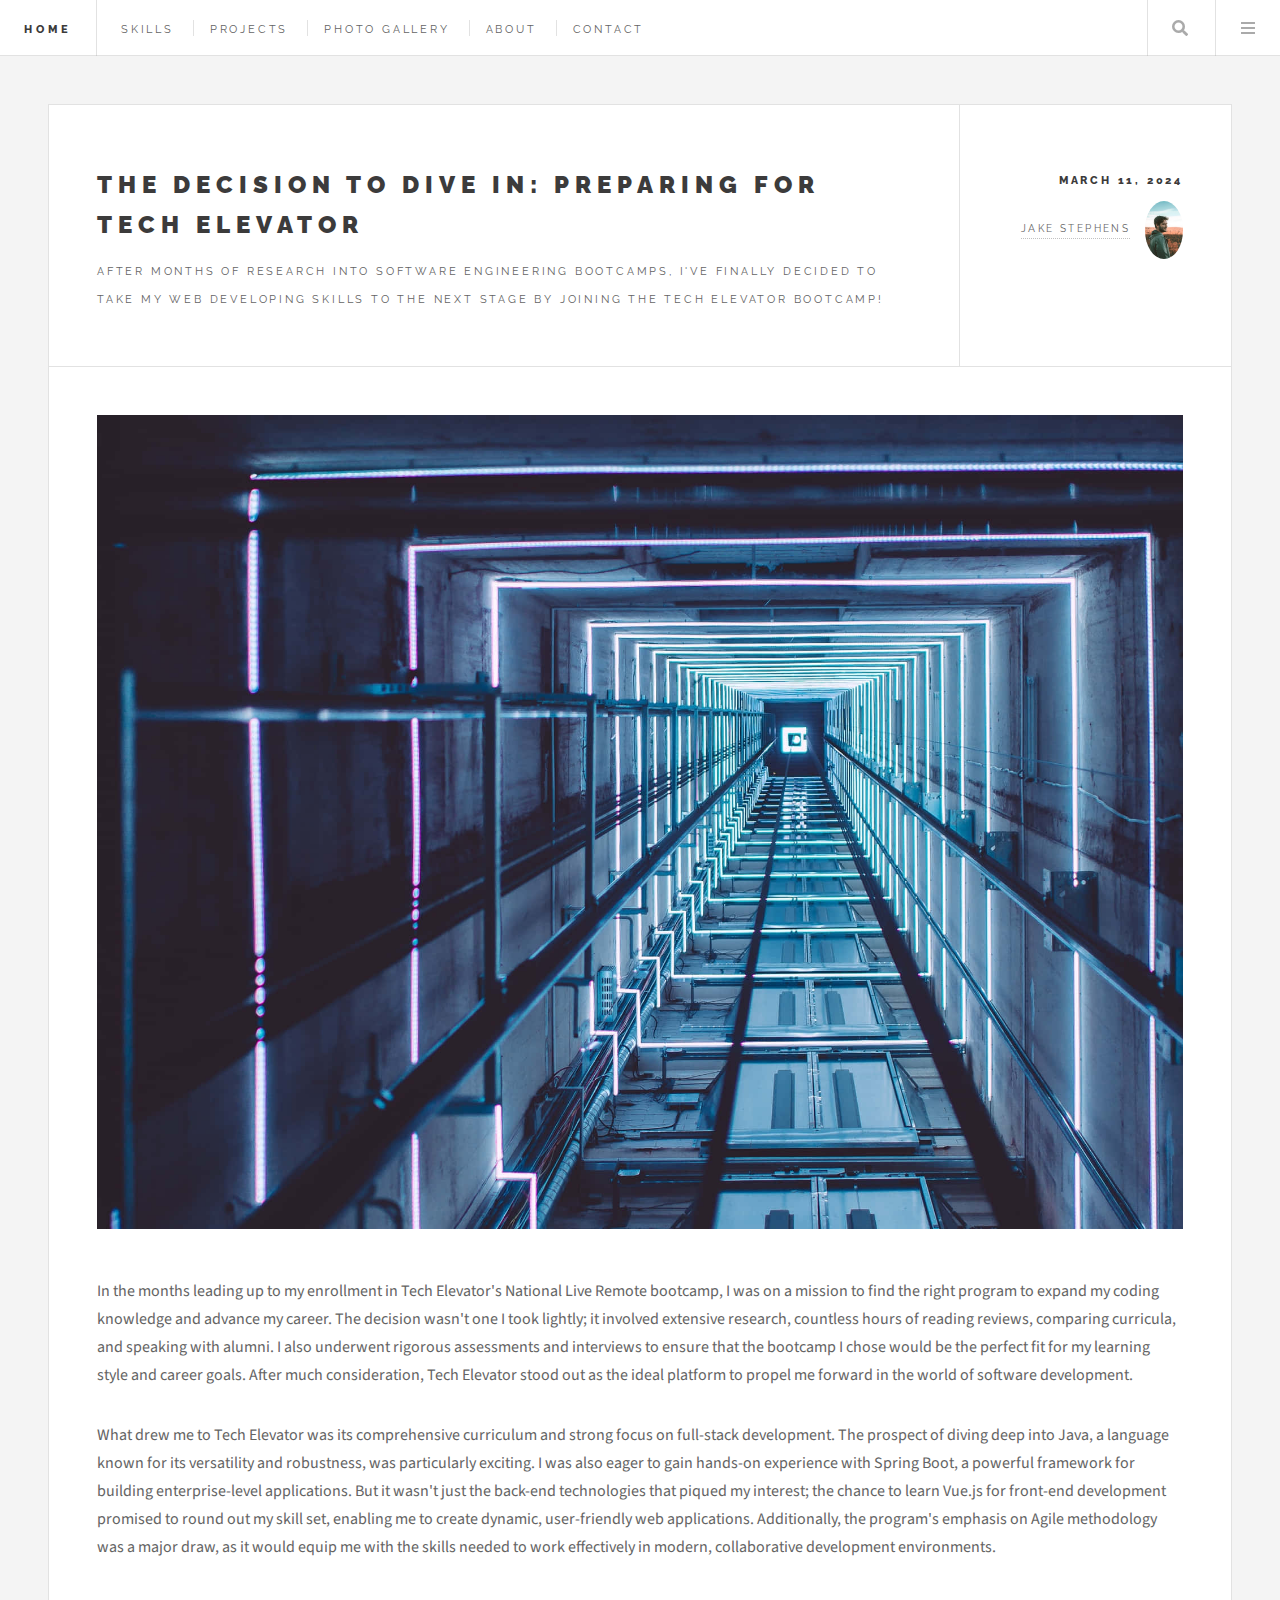
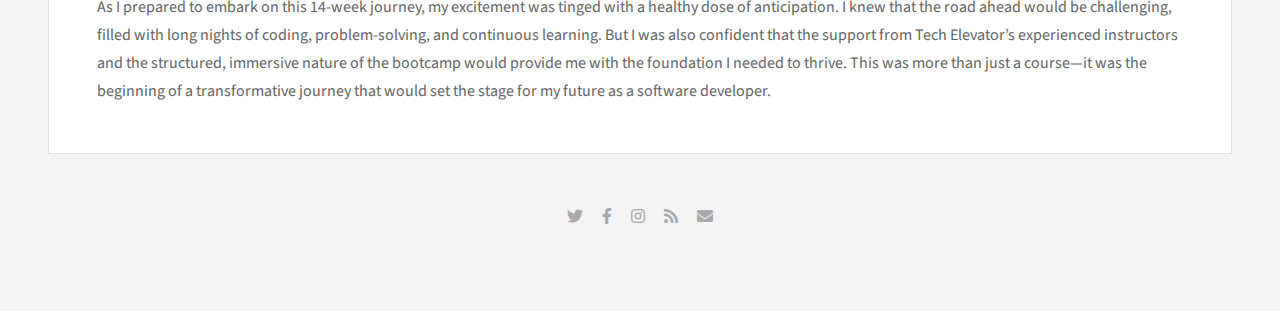
<file: bootcamp-start.html>
<!DOCTYPE HTML>
<!--
	Future Imperfect by HTML5 UP
	html5up.net | @ajlkn
	Free for personal and commercial use under the CCA 3.0 license (html5up.net/license)
-->
<html>
	<head>
		<title>Life Events</title>
		<meta charset="utf-8" />
		<meta name="viewport" content="width=device-width, initial-scale=1, user-scalable=no" />
		<link rel="stylesheet" href="assets/css/main.css" />
	</head>
	<body class="single is-preload">

		<!-- Wrapper -->
			<div id="wrapper">

				<!-- Header -->
					<header id="header">
						<h1><a href="index.html">Home</a></h1>
						<nav class="links">
							<ul>
								<li><a href="multiverse/skills.html">Skills</a></li>
								<li><a href="#">Projects</a></li>
								<li><a href="multiverse/photos.html">Photo Gallery</a></li>
								<li><a href="#">About</a></li>
								<li><a href="#">Contact</a></li>
							</ul>
						</nav>
						<nav class="main">
							<ul>
								<li class="search">
									<a class="fa-search" href="#search">Search</a>
									<form id="search" method="get" action="#">
										<input type="text" name="query" placeholder="Search" />
									</form>
								</li>
								<li class="menu">
									<a class="fa-bars" href="#menu">Menu</a>
								</li>
							</ul>
						</nav>
					</header>

				<!-- Menu -->
					<section id="menu">

						<!-- Search -->
							<section>
								<form class="search" method="get" action="#">
									<input type="text" name="query" placeholder="Search" />
								</form>
							</section>

						<!-- Links -->
							<section>
								<ul class="links">
									<li>
										<a href="multiverse/skills.html">
											<h3>Skills</h3>
											<p>Software development skills I've learned</p>
										</a>
									</li>
									<li>
										<a href="#">
											<h3>Projects</h3>
											<p>A portfolio of my projects</p>
										</a>
									</li>
									<li>
										<a href="multiverse/photos.html">
											<h3>Photo Gallery</h3>
											<p>Gallery of photos I've taken</p>
										</a>
									</li>
									<li>
										<a href="#">
											<h3>About</h3>
											<p>Read about me</p>
										</a>
									</li>
									<li>
										<a href="#">
											<h3>Contact</h3>
											<p>Feel free to contact me here!</p>
										</a>
									</li>
								</ul>
							</section>

						<!-- Actions -->
							<!-- <section>
								<ul class="actions stacked">
									<li><a href="#" class="button large fit">Log In</a></li>
								</ul>
							</section> -->

					</section>


				
				<!-- Main -->
					<div id="main">

						<!-- Post -->
							<article class="post">
								<header>
									<div class="title">
										<h2><a href="#">The Decision to Dive In: Preparing for Tech Elevator</a></h2>
										<p>After months of research into software engineering bootcamps, I've finally decided to take my web developing skills to the next stage by joining the Tech Elevator bootcamp!</p>
									</div>
									<div class="meta">
										<time class="published" datetime="2024-03-11">March 11, 2024</time>
										<a href="#" class="author"><span class="name">Jake Stephens</span><img src="images/avatar.jpeg" alt="" /></a>
									</div>
								</header>
								<span class="image featured"><img src="images/tech-elevator.jpg" alt="" /></span>
								<p>In the months leading up to my enrollment in Tech Elevator's National Live Remote bootcamp, I was on a mission to find the right program to expand my coding knowledge and advance my career. The decision wasn't one I took lightly; it involved extensive research, countless hours of reading reviews, comparing curricula, and speaking with alumni. I also underwent rigorous assessments and interviews to ensure that the bootcamp I chose would be the perfect fit for my learning style and career goals. After much consideration, Tech Elevator stood out as the ideal platform to propel me forward in the world of software development.</p>
								<p>What drew me to Tech Elevator was its comprehensive curriculum and strong focus on full-stack development. The prospect of diving deep into Java, a language known for its versatility and robustness, was particularly exciting. I was also eager to gain hands-on experience with Spring Boot, a powerful framework for building enterprise-level applications. But it wasn't just the back-end technologies that piqued my interest; the chance to learn Vue.js for front-end development promised to round out my skill set, enabling me to create dynamic, user-friendly web applications. Additionally, the program's emphasis on Agile methodology was a major draw, as it would equip me with the skills needed to work effectively in modern, collaborative development environments.</p>
								<p>As I prepared to embark on this 14-week journey, my excitement was tinged with a healthy dose of anticipation. I knew that the road ahead would be challenging, filled with long nights of coding, problem-solving, and continuous learning. But I was also confident that the support from Tech Elevator’s experienced instructors and the structured, immersive nature of the bootcamp would provide me with the foundation I needed to thrive. This was more than just a course—it was the beginning of a transformative journey that would set the stage for my future as a software developer.</p>
								<!-- <footer>
									<ul class="stats">
										<li><a href="#">General</a></li>
										<li><a href="#" class="icon solid fa-heart">28</a></li>
										<li><a href="#" class="icon solid fa-comment">128</a></li>
									</ul>
								</footer> -->
							</article>

					</div>

				<!-- Footer -->
					<section id="footer">
						<ul class="icons">
							<li><a href="#" class="icon brands fa-twitter"><span class="label">Twitter</span></a></li>
							<li><a href="#" class="icon brands fa-facebook-f"><span class="label">Facebook</span></a></li>
							<li><a href="#" class="icon brands fa-instagram"><span class="label">Instagram</span></a></li>
							<li><a href="#" class="icon solid fa-rss"><span class="label">RSS</span></a></li>
							<li><a href="#" class="icon solid fa-envelope"><span class="label">Email</span></a></li>
						</ul>
						<!-- <p class="copyright">&copy; Untitled. Design: <a href="http://html5up.net">HTML5 UP</a>. Images: <a href="http://unsplash.com">Unsplash</a>.</p> -->
					</section>

			</div>

		<!-- Scripts -->
			<script src="assets/js/jquery.min.js"></script>
			<script src="assets/js/browser.min.js"></script>
			<script src="assets/js/breakpoints.min.js"></script>
			<script src="assets/js/util.js"></script>
			<script src="assets/js/main.js"></script>

	</body>
</html>
</file>
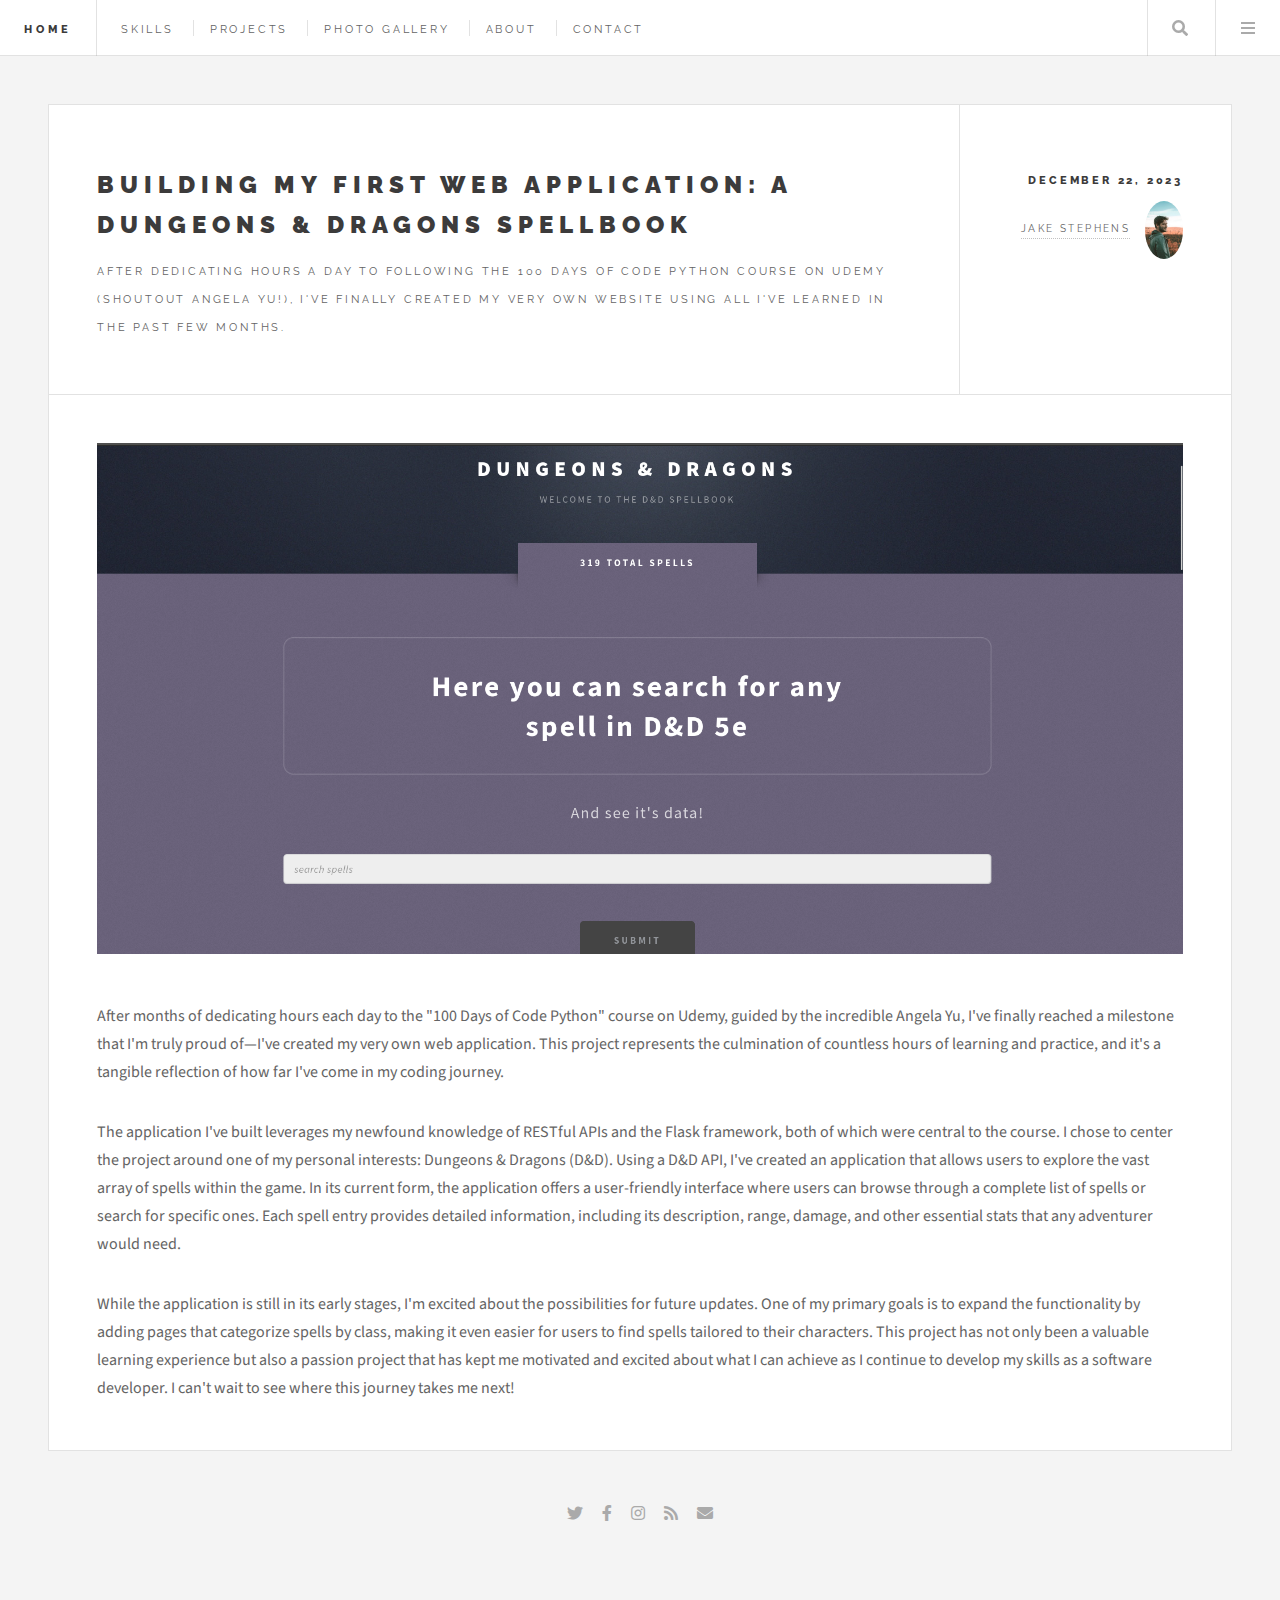
<file: first-web-application.html>
<!DOCTYPE HTML>
<!--
	Future Imperfect by HTML5 UP
	html5up.net | @ajlkn
	Free for personal and commercial use under the CCA 3.0 license (html5up.net/license)
-->
<html>
	<head>
		<title>Life Events</title>
		<meta charset="utf-8" />
		<meta name="viewport" content="width=device-width, initial-scale=1, user-scalable=no" />
		<link rel="stylesheet" href="assets/css/main.css" />
	</head>
	<body class="single is-preload">

		<!-- Wrapper -->
			<div id="wrapper">

				<!-- Header -->
					<header id="header">
						<h1><a href="index.html">Home</a></h1>
						<nav class="links">
							<ul>
								<li><a href="multiverse/skills.html">Skills</a></li>
								<li><a href="#">Projects</a></li>
								<li><a href="multiverse/photos.html">Photo Gallery</a></li>
								<li><a href="#">About</a></li>
								<li><a href="#">Contact</a></li>
							</ul>
						</nav>
						<nav class="main">
							<ul>
								<li class="search">
									<a class="fa-search" href="#search">Search</a>
									<form id="search" method="get" action="#">
										<input type="text" name="query" placeholder="Search" />
									</form>
								</li>
								<li class="menu">
									<a class="fa-bars" href="#menu">Menu</a>
								</li>
							</ul>
						</nav>
					</header>

				<!-- Menu -->
					<section id="menu">

						<!-- Search -->
							<section>
								<form class="search" method="get" action="#">
									<input type="text" name="query" placeholder="Search" />
								</form>
							</section>

						<!-- Links -->
							<section>
								<ul class="links">
									<li>
										<a href="multiverse/skills.html">
											<h3>Skills</h3>
											<p>Software development skills I've learned</p>
										</a>
									</li>
									<li>
										<a href="#">
											<h3>Projects</h3>
											<p>A portfolio of my projects</p>
										</a>
									</li>
									<li>
										<a href="multiverse/photos.html">
											<h3>Photo Gallery</h3>
											<p>Gallery of photos I've taken</p>
										</a>
									</li>
									<li>
										<a href="#">
											<h3>About</h3>
											<p>Read about me</p>
										</a>
									</li>
									<li>
										<a href="#">
											<h3>Contact</h3>
											<p>Feel free to contact me here!</p>
										</a>
									</li>
								</ul>
							</section>

						<!-- Actions -->
							<!-- <section>
								<ul class="actions stacked">
									<li><a href="#" class="button large fit">Log In</a></li>
								</ul>
							</section> -->

					</section>

				<!-- Main -->
					<div id="main">

						<!-- Post -->
							<article class="post">
								<header>
									<div class="title">
										<h2><a href="#">Building My First Web Application: A Dungeons & Dragons Spellbook</a></h2>
										<p>After dedicating hours a day to following the 100 Days of Code Python course on Udemy (shoutout Angela Yu!), I've finally created my very own website using all I've learned in the past few months.</p>
									</div>
									<div class="meta">
										<time class="published" datetime="2023-12-22">December 22, 2023</time>
										<a href="#" class="author"><span class="name">Jake Stephens</span><img src="images/avatar.jpeg" alt="" /></a>
									</div>
								</header>
								<span class="image featured"><img src="images/dnd-spellbook.png" alt="" /></span>
								<p>After months of dedicating hours each day to the "100 Days of Code Python" course on Udemy, guided by the incredible Angela Yu, I've finally reached a milestone that I'm truly proud of—I've created my very own web application. This project represents the culmination of countless hours of learning and practice, and it's a tangible reflection of how far I've come in my coding journey.</p>
								<p>The application I've built leverages my newfound knowledge of RESTful APIs and the Flask framework, both of which were central to the course. I chose to center the project around one of my personal interests: Dungeons & Dragons (D&D). Using a D&D API, I've created an application that allows users to explore the vast array of spells within the game. In its current form, the application offers a user-friendly interface where users can browse through a complete list of spells or search for specific ones. Each spell entry provides detailed information, including its description, range, damage, and other essential stats that any adventurer would need.</p>
								<p>While the application is still in its early stages, I'm excited about the possibilities for future updates. One of my primary goals is to expand the functionality by adding pages that categorize spells by class, making it even easier for users to find spells tailored to their characters. This project has not only been a valuable learning experience but also a passion project that has kept me motivated and excited about what I can achieve as I continue to develop my skills as a software developer. I can't wait to see where this journey takes me next!</p>
								<!-- <footer>
									<ul class="stats">
										<li><a href="#">General</a></li>
										<li><a href="#" class="icon solid fa-heart">28</a></li>
										<li><a href="#" class="icon solid fa-comment">128</a></li>
									</ul>
								</footer> -->
							</article>

					</div>

				<!-- Footer -->
					<section id="footer">
						<ul class="icons">
							<li><a href="#" class="icon brands fa-twitter"><span class="label">Twitter</span></a></li>
							<li><a href="#" class="icon brands fa-facebook-f"><span class="label">Facebook</span></a></li>
							<li><a href="#" class="icon brands fa-instagram"><span class="label">Instagram</span></a></li>
							<li><a href="#" class="icon solid fa-rss"><span class="label">RSS</span></a></li>
							<li><a href="#" class="icon solid fa-envelope"><span class="label">Email</span></a></li>
						</ul>
						<!-- <p class="copyright">&copy; Untitled. Design: <a href="http://html5up.net">HTML5 UP</a>. Images: <a href="http://unsplash.com">Unsplash</a>.</p> -->
					</section>

			</div>

		<!-- Scripts -->
			<script src="assets/js/jquery.min.js"></script>
			<script src="assets/js/browser.min.js"></script>
			<script src="assets/js/breakpoints.min.js"></script>
			<script src="assets/js/util.js"></script>
			<script src="assets/js/main.js"></script>

	</body>
</html>
</file>
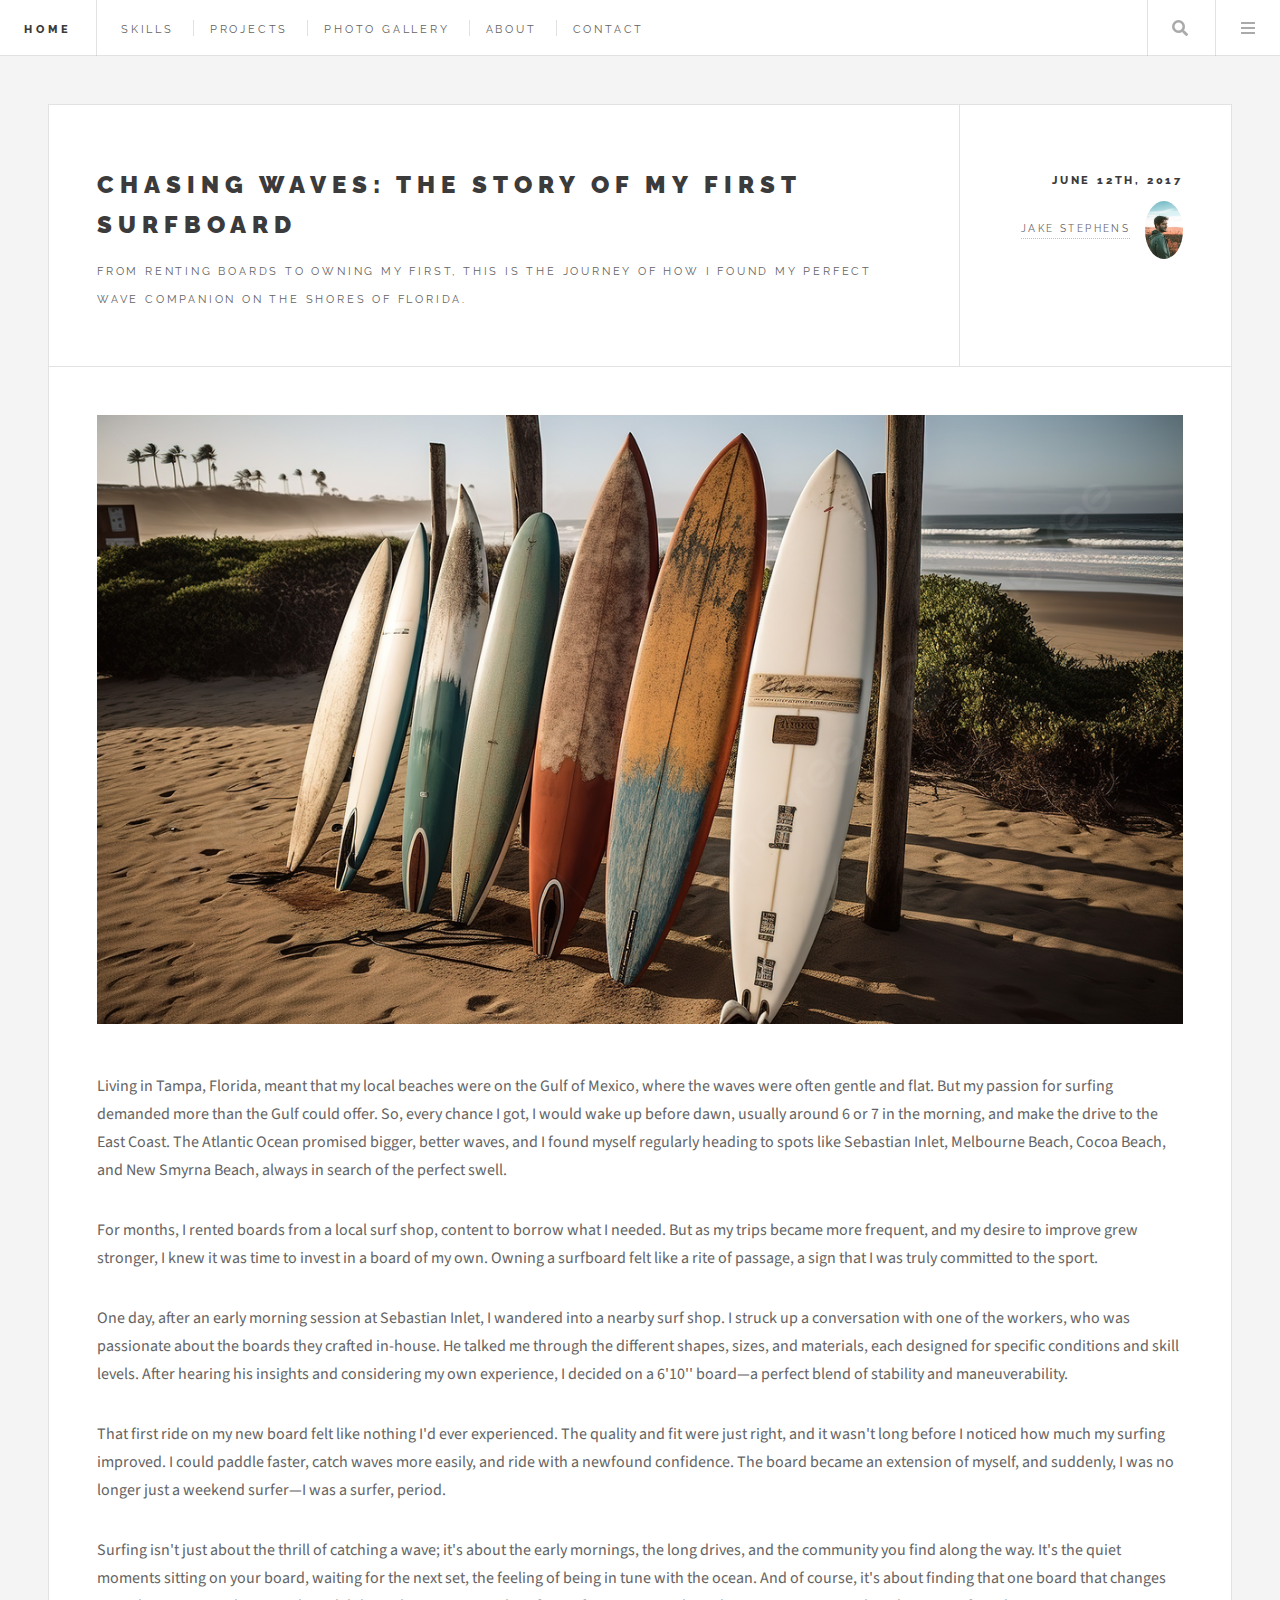
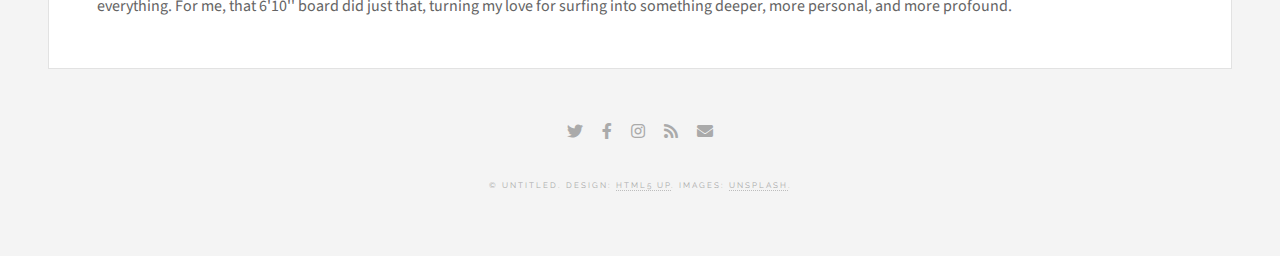
<file: first_surfboard.html>
<!DOCTYPE HTML>
<!--
	Future Imperfect by HTML5 UP
	html5up.net | @ajlkn
	Free for personal and commercial use under the CCA 3.0 license (html5up.net/license)
-->
<html>
	<head>
		<title>Life Events</title>
		<meta charset="utf-8" />
		<meta name="viewport" content="width=device-width, initial-scale=1, user-scalable=no" />
		<link rel="stylesheet" href="assets/css/main.css" />
	</head>
	<body class="single is-preload">

		<!-- Wrapper -->
			<div id="wrapper">

				<!-- Header -->
					<header id="header">
						<h1><a href="index.html">Home</a></h1>
						<nav class="links">
							<ul>
								<li><a href="multiverse/skills.html">Skills</a></li>
								<li><a href="#">Projects</a></li>
								<li><a href="multiverse/photos.html">Photo Gallery</a></li>
								<li><a href="#">About</a></li>
								<li><a href="#">Contact</a></li>
							</ul>
						</nav>
						<nav class="main">
							<ul>
								<li class="search">
									<a class="fa-search" href="#search">Search</a>
									<form id="search" method="get" action="#">
										<input type="text" name="query" placeholder="Search" />
									</form>
								</li>
								<li class="menu">
									<a class="fa-bars" href="#menu">Menu</a>
								</li>
							</ul>
						</nav>
					</header>

				<!-- Menu -->
					<section id="menu">

						<!-- Search -->
							<section>
								<form class="search" method="get" action="#">
									<input type="text" name="query" placeholder="Search" />
								</form>
							</section>

						<!-- Links -->
                        <section>
                            <ul class="links">
                                <li>
                                    <a href="multiverse/skills.html">
                                        <h3>Skills</h3>
                                        <p>Software development skills I've learned</p>
                                    </a>
                                </li>
                                <li>
                                    <a href="#">
                                        <h3>Projects</h3>
                                        <p>A portfolio of my projects</p>
                                    </a>
                                </li>
                                <li>
                                    <a href="multiverse/photos.html">
                                        <h3>Photo Gallery</h3>
                                        <p>Gallery of photos I've taken</p>
                                    </a>
                                </li>
                                <li>
                                    <a href="#">
                                        <h3>About</h3>
                                        <p>Read about me</p>
                                    </a>
                                </li>
                                <li>
                                    <a href="#">
                                        <h3>Contact</h3>
                                        <p>Feel free to contact me here!</p>
                                    </a>
                                </li>
                            </ul>
                        </section>

						<!-- Actions -->
							<!-- <section>
								<ul class="actions stacked">
									<li><a href="#" class="button large fit">Log In</a></li>
								</ul>
							</section> -->

					</section>

				<!-- Main -->
					<div id="main">

						<!-- Post -->
							<article class="post">
								<header>
									<div class="title">
										<h2><a href="#">Chasing Waves: The Story of My First Surfboard</a></h2>
										<p>From renting boards to owning my first, this is the journey of how I found my perfect wave companion on the shores of Florida.</p>
									</div>
									<div class="meta">
										<time class="published" datetime="2015-11-01">June 12th, 2017</time>
										<a href="#" class="author"><span class="name">Jake Stephens</span><img src="images/avatar.jpeg" alt="" /></a>
									</div>
								</header>
								<span class="image featured"><img src="images/surfboard.png" alt="" /></span>
								<p>Living in Tampa, Florida, meant that my local beaches were on the Gulf of Mexico, where the waves were often gentle and flat. But my passion for surfing demanded more than the Gulf could offer. So, every chance I got, I would wake up before dawn, usually around 6 or 7 in the morning, and make the drive to the East Coast. The Atlantic Ocean promised bigger, better waves, and I found myself regularly heading to spots like Sebastian Inlet, Melbourne Beach, Cocoa Beach, and New Smyrna Beach, always in search of the perfect swell.</p>
								<p>For months, I rented boards from a local surf shop, content to borrow what I needed. But as my trips became more frequent, and my desire to improve grew stronger, I knew it was time to invest in a board of my own. Owning a surfboard felt like a rite of passage, a sign that I was truly committed to the sport. </p>
                                <p>One day, after an early morning session at Sebastian Inlet, I wandered into a nearby surf shop. I struck up a conversation with one of the workers, who was passionate about the boards they crafted in-house. He talked me through the different shapes, sizes, and materials, each designed for specific conditions and skill levels. After hearing his insights and considering my own experience, I decided on a 6'10'' board—a perfect blend of stability and maneuverability.</p>
                                <p>That first ride on my new board felt like nothing I'd ever experienced. The quality and fit were just right, and it wasn't long before I noticed how much my surfing improved. I could paddle faster, catch waves more easily, and ride with a newfound confidence. The board became an extension of myself, and suddenly, I was no longer just a weekend surfer—I was a surfer, period.</p>
                                <p>Surfing isn't just about the thrill of catching a wave; it's about the early mornings, the long drives, and the community you find along the way. It's the quiet moments sitting on your board, waiting for the next set, the feeling of being in tune with the ocean. And of course, it's about finding that one board that changes everything. For me, that 6'10'' board did just that, turning my love for surfing into something deeper, more personal, and more profound.</p>
								<footer>

								</footer>
							</article>

					</div>

				<!-- Footer -->
					<section id="footer">
						<ul class="icons">
							<li><a href="#" class="icon brands fa-twitter"><span class="label">Twitter</span></a></li>
							<li><a href="#" class="icon brands fa-facebook-f"><span class="label">Facebook</span></a></li>
							<li><a href="#" class="icon brands fa-instagram"><span class="label">Instagram</span></a></li>
							<li><a href="#" class="icon solid fa-rss"><span class="label">RSS</span></a></li>
							<li><a href="#" class="icon solid fa-envelope"><span class="label">Email</span></a></li>
						</ul>
						<p class="copyright">&copy; Untitled. Design: <a href="http://html5up.net">HTML5 UP</a>. Images: <a href="http://unsplash.com">Unsplash</a>.</p>
					</section>

			</div>

		<!-- Scripts -->
			<script src="assets/js/jquery.min.js"></script>
			<script src="assets/js/browser.min.js"></script>
			<script src="assets/js/breakpoints.min.js"></script>
			<script src="assets/js/util.js"></script>
			<script src="assets/js/main.js"></script>

	</body>
</html>
</file>
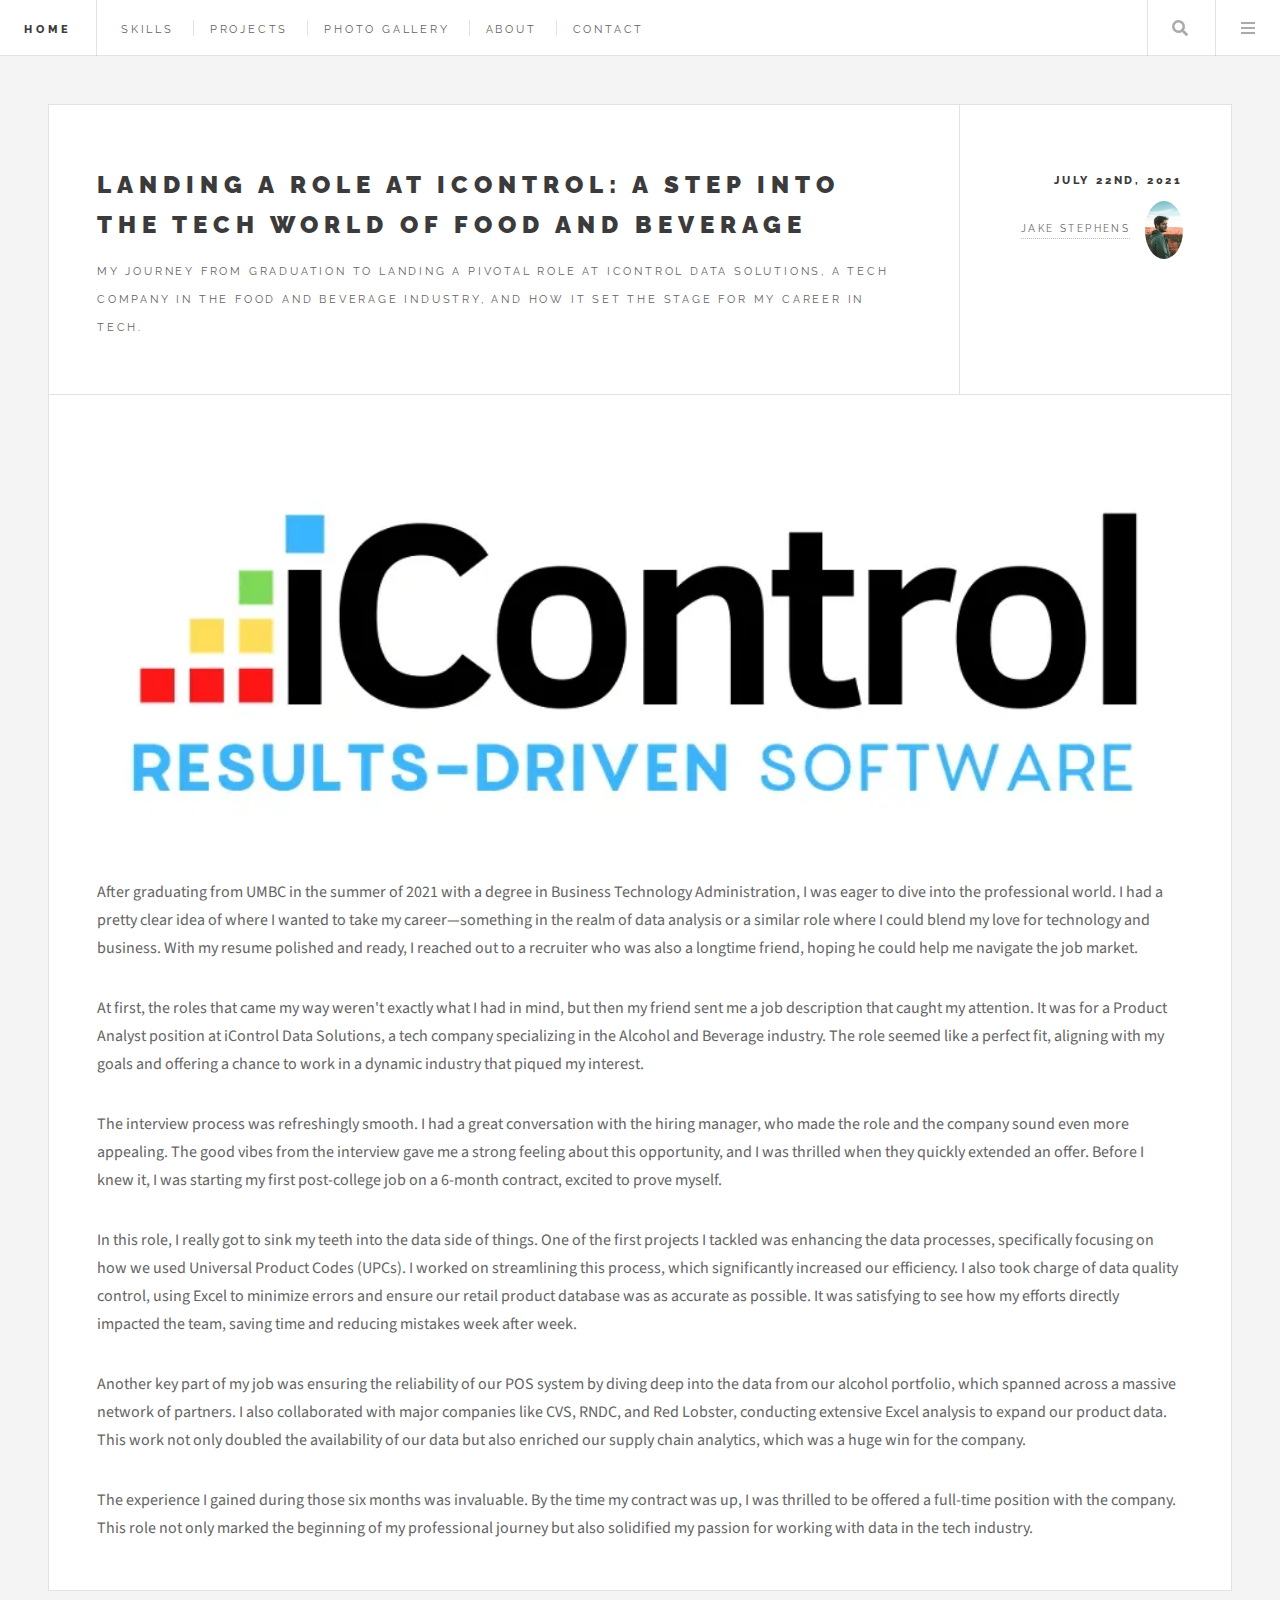
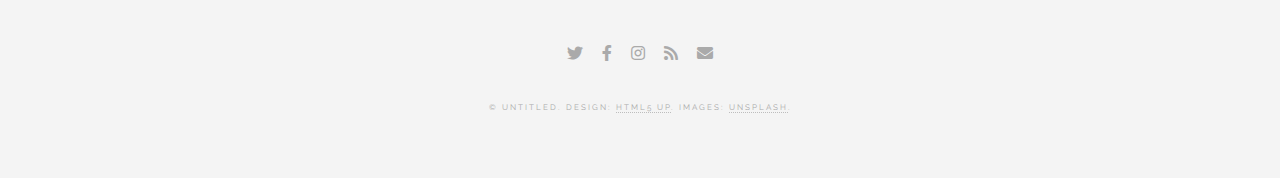
<file: icontrol.html>
<!DOCTYPE HTML>
<!--
	Future Imperfect by HTML5 UP
	html5up.net | @ajlkn
	Free for personal and commercial use under the CCA 3.0 license (html5up.net/license)
-->
<html>
	<head>
		<title>Life Events</title>
		<meta charset="utf-8" />
		<meta name="viewport" content="width=device-width, initial-scale=1, user-scalable=no" />
		<link rel="stylesheet" href="assets/css/main.css" />
	</head>
	<body class="single is-preload">

		<!-- Wrapper -->
			<div id="wrapper">

				<!-- Header -->
					<header id="header">
						<h1><a href="index.html">Home</a></h1>
						<nav class="links">
							<ul>
								<li><a href="multiverse/skills.html">Skills</a></li>
								<li><a href="#">Projects</a></li>
								<li><a href="multiverse/photos.html">Photo Gallery</a></li>
								<li><a href="#">About</a></li>
								<li><a href="#">Contact</a></li>
							</ul>
						</nav>
						<nav class="main">
							<ul>
								<li class="search">
									<a class="fa-search" href="#search">Search</a>
									<form id="search" method="get" action="#">
										<input type="text" name="query" placeholder="Search" />
									</form>
								</li>
								<li class="menu">
									<a class="fa-bars" href="#menu">Menu</a>
								</li>
							</ul>
						</nav>
					</header>

				<!-- Menu -->
					<section id="menu">

						<!-- Search -->
							<section>
								<form class="search" method="get" action="#">
									<input type="text" name="query" placeholder="Search" />
								</form>
							</section>

						<!-- Links -->
                        <section>
                            <ul class="links">
                                <li>
                                    <a href="multiverse/skills.html">
                                        <h3>Skills</h3>
                                        <p>Software development skills I've learned</p>
                                    </a>
                                </li>
                                <li>
                                    <a href="#">
                                        <h3>Projects</h3>
                                        <p>A portfolio of my projects</p>
                                    </a>
                                </li>
                                <li>
                                    <a href="multiverse/photos.html">
                                        <h3>Photo Gallery</h3>
                                        <p>Gallery of my photos</p>
                                    </a>
                                </li>
                                <li>
                                    <a href="#">
                                        <h3>About</h3>
                                        <p>Read about me</p>
                                    </a>
                                </li>
                                <li>
                                    <a href="#">
                                        <h3>Contact</h3>
                                        <p>Feel free to contact me here!</p>
                                    </a>
                                </li>
                            </ul>
                        </section>

						<!-- Actions -->
							<!-- <section>
								<ul class="actions stacked">
									<li><a href="#" class="button large fit">Log In</a></li>
								</ul>
							</section> -->

					</section>

				<!-- Main -->
					<div id="main">

						<!-- Post -->
							<article class="post">
								<header>
									<div class="title">
										<h2><a href="#">Landing a Role at iControl: A Step into the Tech World of Food and Beverage</a></h2>
										<p>My journey from graduation to landing a pivotal role at iControl Data Solutions, a tech company in the Food and Beverage industry, and how it set the stage for my career in tech.</p>
									</div>
									<div class="meta">
										<time class="published" datetime="2015-11-01">July 22nd, 2021</time>
										<a href="#" class="author"><span class="name">Jake Stephens</span><img src="images/avatar.jpeg" alt="" /></a>
									</div>
								</header>
								<span class="image featured"><img src="images/icontrol.png" alt="" /></span>
                                <p>After graduating from UMBC in the summer of 2021 with a degree in Business Technology Administration, I was eager to dive into the professional world. I had a pretty clear idea of where I wanted to take my career—something in the realm of data analysis or a similar role where I could blend my love for technology and business. With my resume polished and ready, I reached out to a recruiter who was also a longtime friend, hoping he could help me navigate the job market.</p>
                                <p>At first, the roles that came my way weren't exactly what I had in mind, but then my friend sent me a job description that caught my attention. It was for a Product Analyst position at iControl Data Solutions, a tech company specializing in the Alcohol and Beverage industry. The role seemed like a perfect fit, aligning with my goals and offering a chance to work in a dynamic industry that piqued my interest.</p>
                                <p>The interview process was refreshingly smooth. I had a great conversation with the hiring manager, who made the role and the company sound even more appealing. The good vibes from the interview gave me a strong feeling about this opportunity, and I was thrilled when they quickly extended an offer. Before I knew it, I was starting my first post-college job on a 6-month contract, excited to prove myself.</p>
                                <p>In this role, I really got to sink my teeth into the data side of things. One of the first projects I tackled was enhancing the data processes, specifically focusing on how we used Universal Product Codes (UPCs). I worked on streamlining this process, which significantly increased our efficiency. I also took charge of data quality control, using Excel to minimize errors and ensure our retail product database was as accurate as possible. It was satisfying to see how my efforts directly impacted the team, saving time and reducing mistakes week after week.</p>
                                <p>Another key part of my job was ensuring the reliability of our POS system by diving deep into the data from our alcohol portfolio, which spanned across a massive network of partners. I also collaborated with major companies like CVS, RNDC, and Red Lobster, conducting extensive Excel analysis to expand our product data. This work not only doubled the availability of our data but also enriched our supply chain analytics, which was a huge win for the company.</p>
                                <p>The experience I gained during those six months was invaluable. By the time my contract was up, I was thrilled to be offered a full-time position with the company. This role not only marked the beginning of my professional journey but also solidified my passion for working with data in the tech industry.</p>
								<footer>
					
								</footer>
							</article>

					</div>

				<!-- Footer -->
					<section id="footer">
						<ul class="icons">
							<li><a href="#" class="icon brands fa-twitter"><span class="label">Twitter</span></a></li>
							<li><a href="#" class="icon brands fa-facebook-f"><span class="label">Facebook</span></a></li>
							<li><a href="#" class="icon brands fa-instagram"><span class="label">Instagram</span></a></li>
							<li><a href="#" class="icon solid fa-rss"><span class="label">RSS</span></a></li>
							<li><a href="#" class="icon solid fa-envelope"><span class="label">Email</span></a></li>
						</ul>
						<p class="copyright">&copy; Untitled. Design: <a href="http://html5up.net">HTML5 UP</a>. Images: <a href="http://unsplash.com">Unsplash</a>.</p>
					</section>

			</div>

		<!-- Scripts -->
			<script src="assets/js/jquery.min.js"></script>
			<script src="assets/js/browser.min.js"></script>
			<script src="assets/js/breakpoints.min.js"></script>
			<script src="assets/js/util.js"></script>
			<script src="assets/js/main.js"></script>

	</body>
</html>
</file>
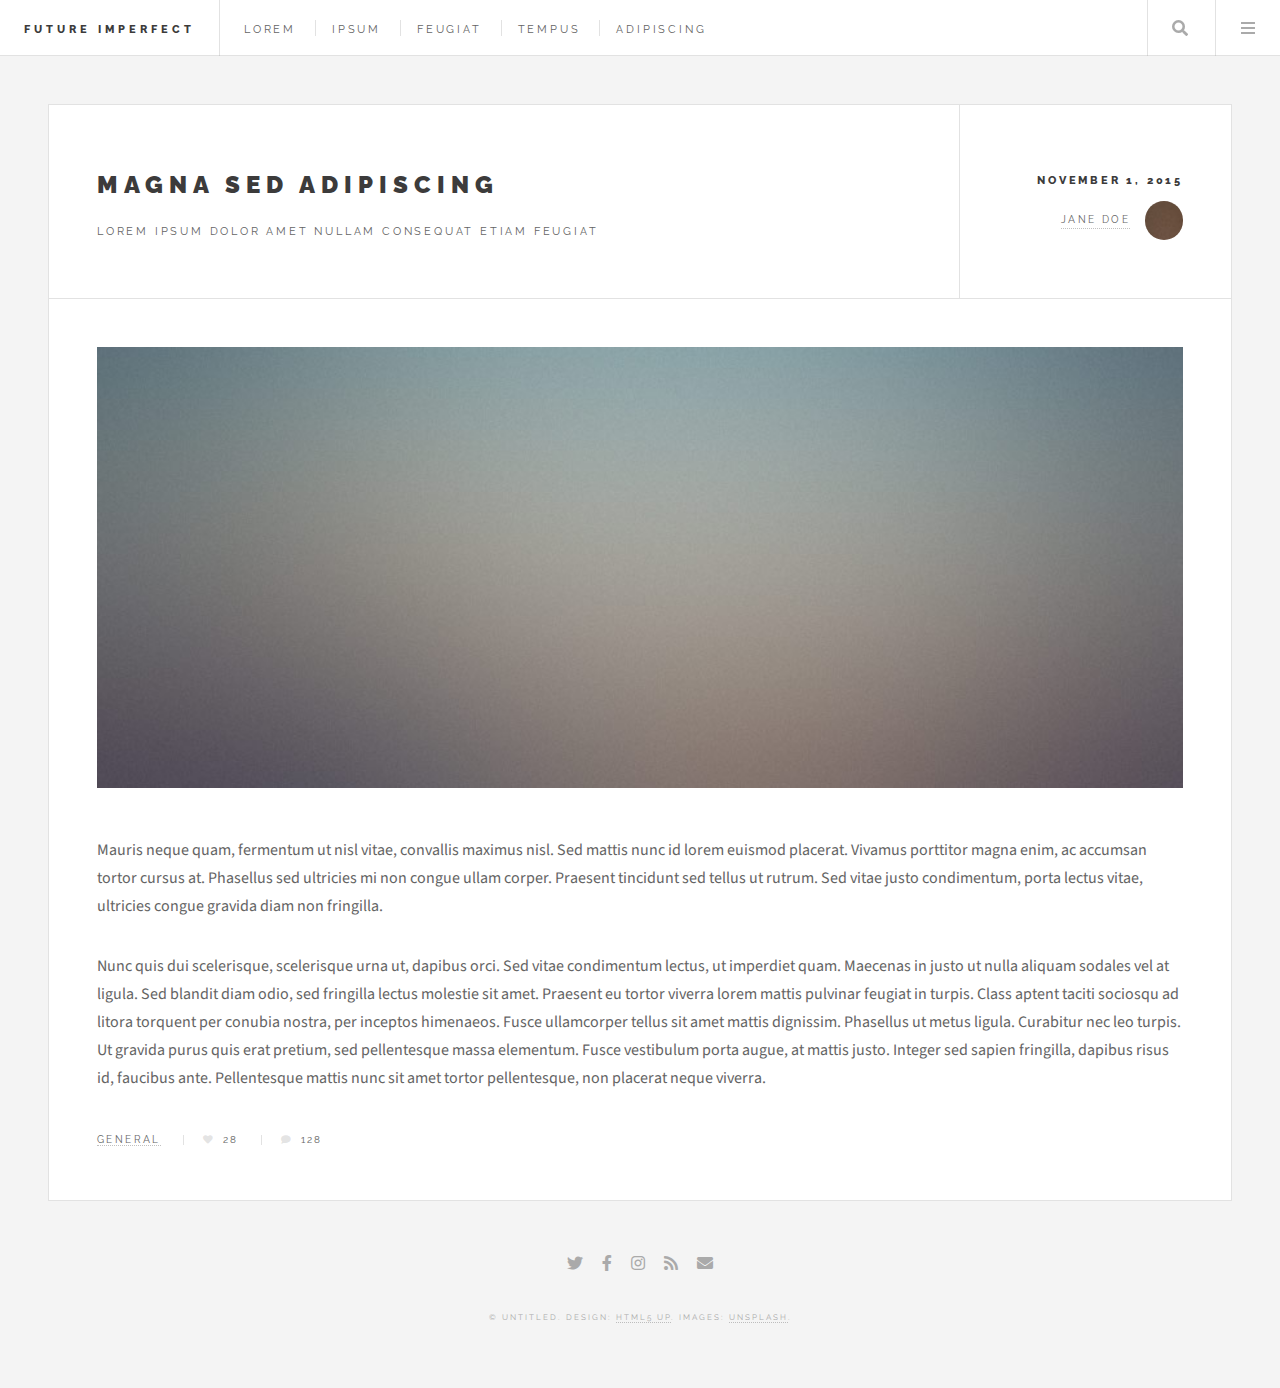
<file: single.html>
<!DOCTYPE HTML>
<!--
	Future Imperfect by HTML5 UP
	html5up.net | @ajlkn
	Free for personal and commercial use under the CCA 3.0 license (html5up.net/license)
-->
<html>
	<head>
		<title>Single - Future Imperfect by HTML5 UP</title>
		<meta charset="utf-8" />
		<meta name="viewport" content="width=device-width, initial-scale=1, user-scalable=no" />
		<link rel="stylesheet" href="assets/css/main.css" />
	</head>
	<body class="single is-preload">

		<!-- Wrapper -->
			<div id="wrapper">

				<!-- Header -->
					<header id="header">
						<h1><a href="index.html">Future Imperfect</a></h1>
						<nav class="links">
							<ul>
								<li><a href="#">Lorem</a></li>
								<li><a href="#">Ipsum</a></li>
								<li><a href="#">Feugiat</a></li>
								<li><a href="#">Tempus</a></li>
								<li><a href="#">Adipiscing</a></li>
							</ul>
						</nav>
						<nav class="main">
							<ul>
								<li class="search">
									<a class="fa-search" href="#search">Search</a>
									<form id="search" method="get" action="#">
										<input type="text" name="query" placeholder="Search" />
									</form>
								</li>
								<li class="menu">
									<a class="fa-bars" href="#menu">Menu</a>
								</li>
							</ul>
						</nav>
					</header>

				<!-- Menu -->
					<section id="menu">

						<!-- Search -->
							<section>
								<form class="search" method="get" action="#">
									<input type="text" name="query" placeholder="Search" />
								</form>
							</section>

						<!-- Links -->
							<section>
								<ul class="links">
									<li>
										<a href="#">
											<h3>Lorem ipsum</h3>
											<p>Feugiat tempus veroeros dolor</p>
										</a>
									</li>
									<li>
										<a href="#">
											<h3>Dolor sit amet</h3>
											<p>Sed vitae justo condimentum</p>
										</a>
									</li>
									<li>
										<a href="#">
											<h3>Feugiat veroeros</h3>
											<p>Phasellus sed ultricies mi congue</p>
										</a>
									</li>
									<li>
										<a href="#">
											<h3>Etiam sed consequat</h3>
											<p>Porta lectus amet ultricies</p>
										</a>
									</li>
								</ul>
							</section>

						<!-- Actions -->
							<section>
								<ul class="actions stacked">
									<li><a href="#" class="button large fit">Log In</a></li>
								</ul>
							</section>

					</section>

				<!-- Main -->
					<div id="main">

						<!-- Post -->
							<article class="post">
								<header>
									<div class="title">
										<h2><a href="#">Magna sed adipiscing</a></h2>
										<p>Lorem ipsum dolor amet nullam consequat etiam feugiat</p>
									</div>
									<div class="meta">
										<time class="published" datetime="2015-11-01">November 1, 2015</time>
										<a href="#" class="author"><span class="name">Jane Doe</span><img src="images/avatar.jpg" alt="" /></a>
									</div>
								</header>
								<span class="image featured"><img src="images/pic01.jpg" alt="" /></span>
								<p>Mauris neque quam, fermentum ut nisl vitae, convallis maximus nisl. Sed mattis nunc id lorem euismod placerat. Vivamus porttitor magna enim, ac accumsan tortor cursus at. Phasellus sed ultricies mi non congue ullam corper. Praesent tincidunt sed tellus ut rutrum. Sed vitae justo condimentum, porta lectus vitae, ultricies congue gravida diam non fringilla.</p>
								<p>Nunc quis dui scelerisque, scelerisque urna ut, dapibus orci. Sed vitae condimentum lectus, ut imperdiet quam. Maecenas in justo ut nulla aliquam sodales vel at ligula. Sed blandit diam odio, sed fringilla lectus molestie sit amet. Praesent eu tortor viverra lorem mattis pulvinar feugiat in turpis. Class aptent taciti sociosqu ad litora torquent per conubia nostra, per inceptos himenaeos. Fusce ullamcorper tellus sit amet mattis dignissim. Phasellus ut metus ligula. Curabitur nec leo turpis. Ut gravida purus quis erat pretium, sed pellentesque massa elementum. Fusce vestibulum porta augue, at mattis justo. Integer sed sapien fringilla, dapibus risus id, faucibus ante. Pellentesque mattis nunc sit amet tortor pellentesque, non placerat neque viverra. </p>
								<footer>
									<ul class="stats">
										<li><a href="#">General</a></li>
										<li><a href="#" class="icon solid fa-heart">28</a></li>
										<li><a href="#" class="icon solid fa-comment">128</a></li>
									</ul>
								</footer>
							</article>

					</div>

				<!-- Footer -->
					<section id="footer">
						<ul class="icons">
							<li><a href="#" class="icon brands fa-twitter"><span class="label">Twitter</span></a></li>
							<li><a href="#" class="icon brands fa-facebook-f"><span class="label">Facebook</span></a></li>
							<li><a href="#" class="icon brands fa-instagram"><span class="label">Instagram</span></a></li>
							<li><a href="#" class="icon solid fa-rss"><span class="label">RSS</span></a></li>
							<li><a href="#" class="icon solid fa-envelope"><span class="label">Email</span></a></li>
						</ul>
						<p class="copyright">&copy; Untitled. Design: <a href="http://html5up.net">HTML5 UP</a>. Images: <a href="http://unsplash.com">Unsplash</a>.</p>
					</section>

			</div>

		<!-- Scripts -->
			<script src="assets/js/jquery.min.js"></script>
			<script src="assets/js/browser.min.js"></script>
			<script src="assets/js/breakpoints.min.js"></script>
			<script src="assets/js/util.js"></script>
			<script src="assets/js/main.js"></script>

	</body>
</html>
</file>
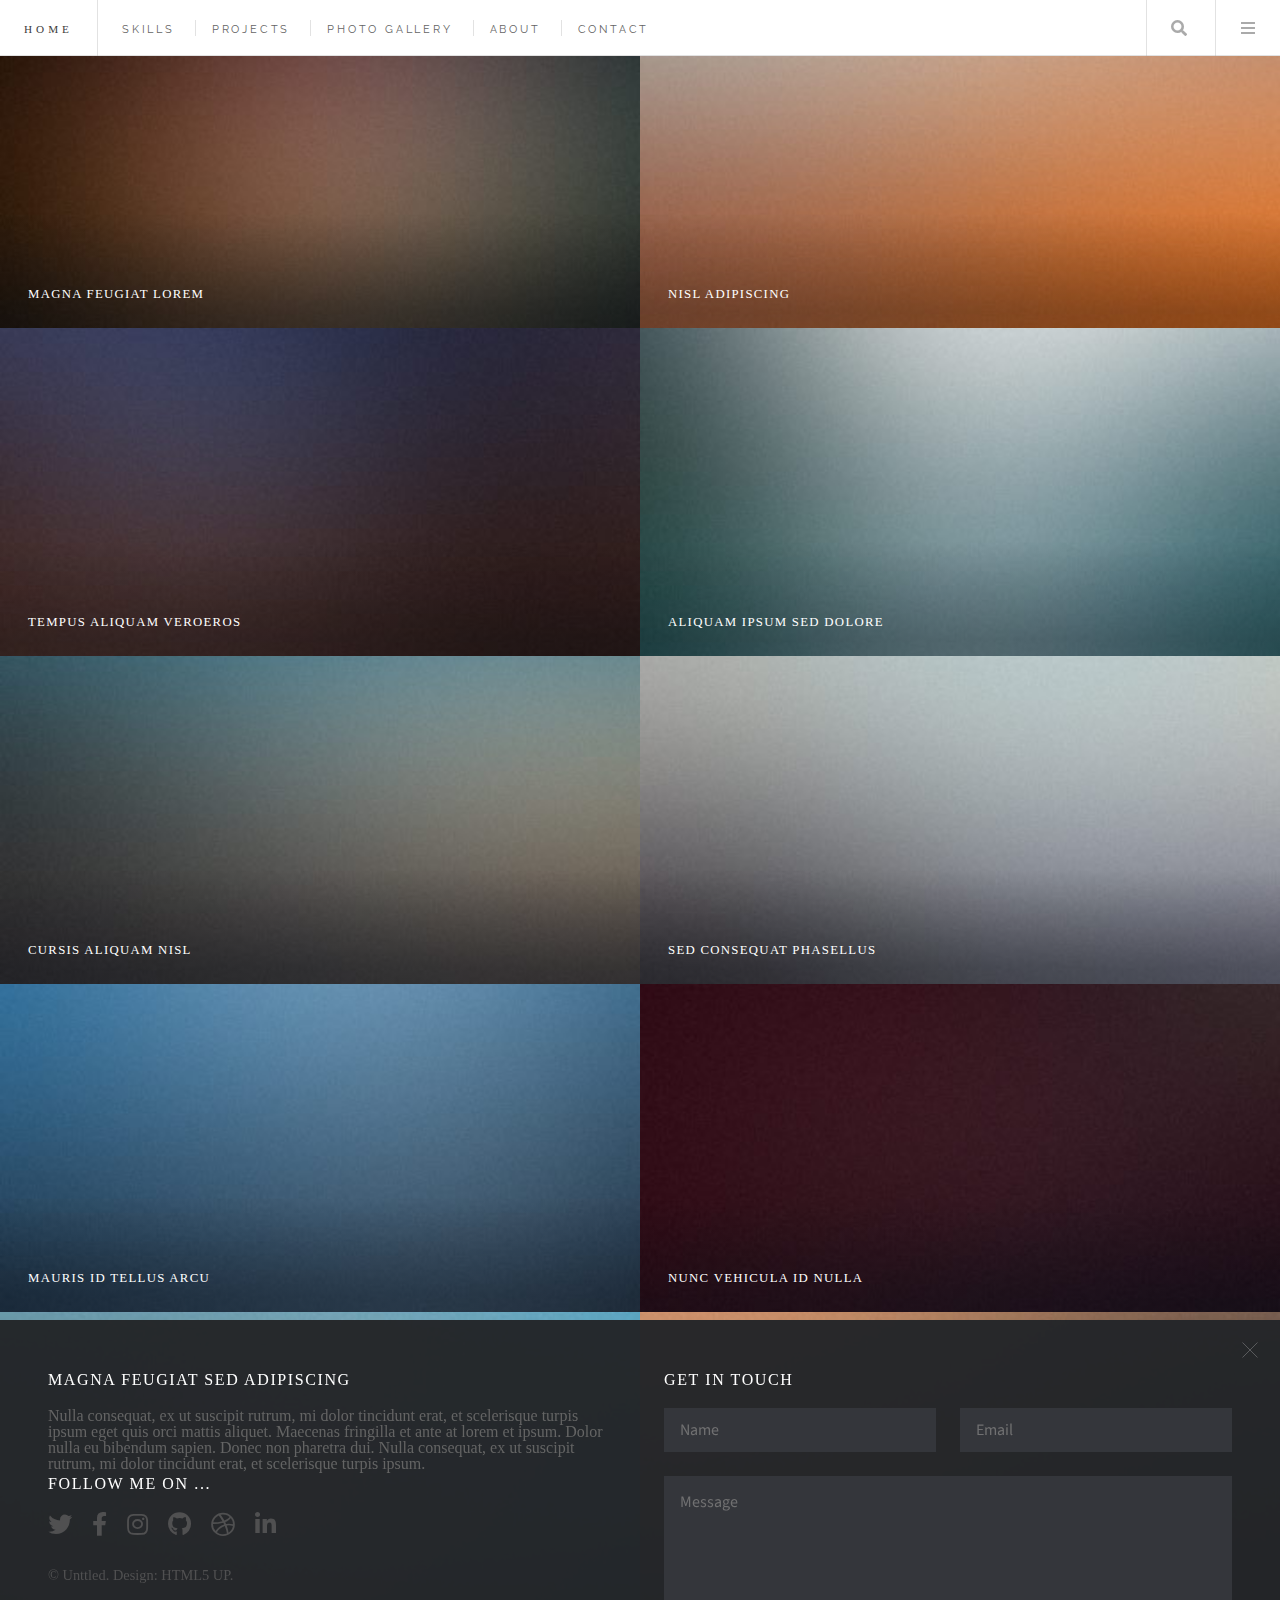
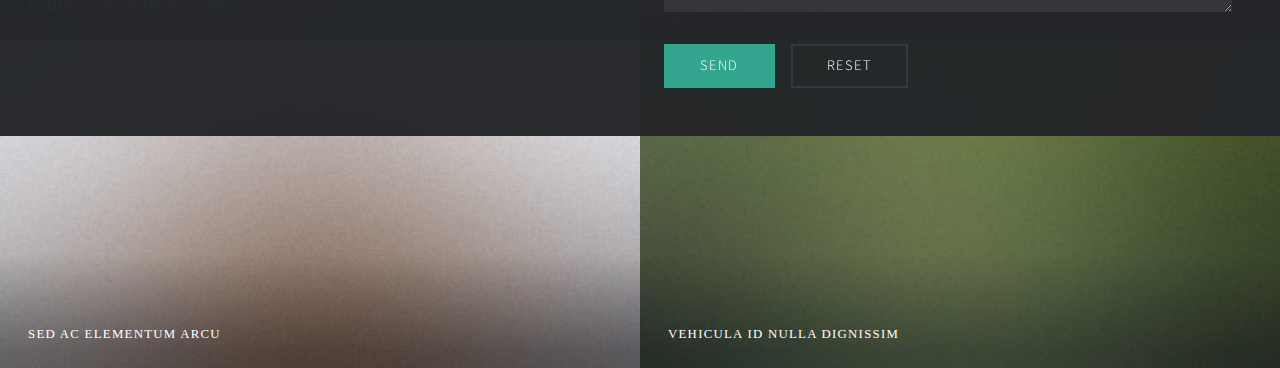
<file: multiverse/photos.html>
<!DOCTYPE HTML>
<!--
	Multiverse by HTML5 UP
	html5up.net | @ajlkn
	Free for personal and commercial use under the CCA 3.0 license (html5up.net/license)
-->
<html>
	<head>
		<title>Life Events</title>
		<meta charset="utf-8" />
		<meta name="viewport" content="width=device-width, initial-scale=1, user-scalable=no" />
		<link rel="stylesheet" href="assets/css/main.css" />
		<noscript><link rel="stylesheet" href="assets/css/noscript.css" /></noscript>
	</head>
	<body class="is-preload">

		<!-- Wrapper -->
			<div id="wrapper">

				<!-- Header -->
				<header id="header">
					<h1><a href="../index.html">Home</a></h1>
					<nav class="links">
						<ul>
							<li><a href="skills.html">Skills </a></li>
							<li><a href="#">Projects</a></li>
							<li><a href="photos.html">Photo Gallery</a></li>
							<li><a href="#">About</a></li>
							<li><a href="#">Contact</a></li>
						</ul>
					</nav>
					<nav class="main">
						<ul>
							<li class="search">
								<a class="fa-search" href="#search">Search</a>
								<form id="search" method="get" action="#">
									<input type="text" name="query" placeholder="Search" />
								</form>
							</li>
							<li class="menu">
								<a class="fa-bars" href="#menu">Menu</a>
							</li>
						</ul>
					</nav>
				</header>

				<!-- Menu -->
				<section id="menu">

					<!-- Search -->
						<section>
							<form class="search" method="get" action="#">
								<input type="text" name="query" placeholder="Search" />
							</form>
						</section>

					<!-- Links -->
						<section>
							<ul class="links">
								<li>
									<a href="skills.html">
										<h3>Skills</h3>
										<p>Software development skills I've learned</p>
									</a>
								</li>
								<li>
									<a href="#">
										<h3>Projects</h3>
										<p>A portfolio of my projects</p>
									</a>
								</li>
								<li>
									<a href="photos.html">
										<h3>Photo Gallery</h3>
										<p>Gallery of my photos</p>
									</a>
								</li>
								<li>
									<a href="#">
										<h3>About</h3>
										<p>Read about me</p>
									</a>
								</li>
								<li>
									<a href="#">
										<h3>Contact</h3>
										<p>Feel free to contact me here!</p>
									</a>
								</li>
							</ul>
						</section>

					<!-- Actions -->
						<!-- <section>
							<ul class="actions stacked">
								<li><a href="#" class="button large fit">Log In</a></li>
							</ul>
						</section> -->

				</section>


				<!-- Main -->
					<div id="main">
						<article class="thumb">
							<a href="images/fulls/01.jpg" class="image"><img src="images/thumbs/01.jpg" alt="" /></a>
							<h2>Magna feugiat lorem</h2>
							<p>Nunc blandit nisi ligula magna sodales lectus elementum non. Integer id venenatis velit.</p>
						</article>
						<article class="thumb">
							<a href="images/fulls/02.jpg" class="image"><img src="images/thumbs/02.jpg" alt="" /></a>
							<h2>Nisl adipiscing</h2>
							<p>Nunc blandit nisi ligula magna sodales lectus elementum non. Integer id venenatis velit.</p>
						</article>
						<article class="thumb">
							<a href="images/fulls/03.jpg" class="image"><img src="images/thumbs/03.jpg" alt="" /></a>
							<h2>Tempus aliquam veroeros</h2>
							<p>Nunc blandit nisi ligula magna sodales lectus elementum non. Integer id venenatis velit.</p>
						</article>
						<article class="thumb">
							<a href="images/fulls/04.jpg" class="image"><img src="images/thumbs/04.jpg" alt="" /></a>
							<h2>Aliquam ipsum sed dolore</h2>
							<p>Nunc blandit nisi ligula magna sodales lectus elementum non. Integer id venenatis velit.</p>
						</article>
						<article class="thumb">
							<a href="images/fulls/05.jpg" class="image"><img src="images/thumbs/05.jpg" alt="" /></a>
							<h2>Cursis aliquam nisl</h2>
							<p>Nunc blandit nisi ligula magna sodales lectus elementum non. Integer id venenatis velit.</p>
						</article>
						<article class="thumb">
							<a href="images/fulls/06.jpg" class="image"><img src="images/thumbs/06.jpg" alt="" /></a>
							<h2>Sed consequat phasellus</h2>
							<p>Nunc blandit nisi ligula magna sodales lectus elementum non. Integer id venenatis velit.</p>
						</article>
						<article class="thumb">
							<a href="images/fulls/07.jpg" class="image"><img src="images/thumbs/07.jpg" alt="" /></a>
							<h2>Mauris id tellus arcu</h2>
							<p>Nunc blandit nisi ligula magna sodales lectus elementum non. Integer id venenatis velit.</p>
						</article>
						<article class="thumb">
							<a href="images/fulls/08.jpg" class="image"><img src="images/thumbs/08.jpg" alt="" /></a>
							<h2>Nunc vehicula id nulla</h2>
							<p>Nunc blandit nisi ligula magna sodales lectus elementum non. Integer id venenatis velit.</p>
						</article>
						<article class="thumb">
							<a href="images/fulls/09.jpg" class="image"><img src="images/thumbs/09.jpg" alt="" /></a>
							<h2>Neque et faucibus viverra</h2>
							<p>Nunc blandit nisi ligula magna sodales lectus elementum non. Integer id venenatis velit.</p>
						</article>
						<article class="thumb">
							<a href="images/fulls/10.jpg" class="image"><img src="images/thumbs/10.jpg" alt="" /></a>
							<h2>Mattis ante fermentum</h2>
							<p>Nunc blandit nisi ligula magna sodales lectus elementum non. Integer id venenatis velit.</p>
						</article>
						<article class="thumb">
							<a href="images/fulls/11.jpg" class="image"><img src="images/thumbs/11.jpg" alt="" /></a>
							<h2>Sed ac elementum arcu</h2>
							<p>Nunc blandit nisi ligula magna sodales lectus elementum non. Integer id venenatis velit.</p>
						</article>
						<article class="thumb">
							<a href="images/fulls/12.jpg" class="image"><img src="images/thumbs/12.jpg" alt="" /></a>
							<h2>Vehicula id nulla dignissim</h2>
							<p>Nunc blandit nisi ligula magna sodales lectus elementum non. Integer id venenatis velit.</p>
						</article>
					</div>

				<!-- Footer -->
					<footer id="footer" class="panel">
						<div class="inner split">
							<div>
								<section>
									<h2>Magna feugiat sed adipiscing</h2>
									<p>Nulla consequat, ex ut suscipit rutrum, mi dolor tincidunt erat, et scelerisque turpis ipsum eget quis orci mattis aliquet. Maecenas fringilla et ante at lorem et ipsum. Dolor nulla eu bibendum sapien. Donec non pharetra dui. Nulla consequat, ex ut suscipit rutrum, mi dolor tincidunt erat, et scelerisque turpis ipsum.</p>
								</section>
								<section>
									<h2>Follow me on ...</h2>
									<ul class="icons">
										<li><a href="#" class="icon brands fa-twitter"><span class="label">Twitter</span></a></li>
										<li><a href="#" class="icon brands fa-facebook-f"><span class="label">Facebook</span></a></li>
										<li><a href="#" class="icon brands fa-instagram"><span class="label">Instagram</span></a></li>
										<li><a href="#" class="icon brands fa-github"><span class="label">GitHub</span></a></li>
										<li><a href="#" class="icon brands fa-dribbble"><span class="label">Dribbble</span></a></li>
										<li><a href="#" class="icon brands fa-linkedin-in"><span class="label">LinkedIn</span></a></li>
									</ul>
								</section>
								<p class="copyright">
									&copy; Unttled. Design: <a href="http://html5up.net">HTML5 UP</a>.
								</p>
							</div>
							<div>
								<section>
									<h2>Get in touch</h2>
									<form method="post" action="#">
										<div class="fields">
											<div class="field half">
												<input type="text" name="name" id="name" placeholder="Name" />
											</div>
											<div class="field half">
												<input type="text" name="email" id="email" placeholder="Email" />
											</div>
											<div class="field">
												<textarea name="message" id="message" rows="4" placeholder="Message"></textarea>
											</div>
										</div>
										<ul class="actions">
											<li><input type="submit" value="Send" class="primary" /></li>
											<li><input type="reset" value="Reset" /></li>
										</ul>
									</form>
								</section>
							</div>
						</div>
					</footer>

			</div>

		<!-- Scripts -->
			<script src="assets/js/jquery.min.js"></script>
			<script src="assets/js/jquery.poptrox.min.js"></script>
			<script src="assets/js/browser.min.js"></script>
			<script src="assets/js/breakpoints.min.js"></script>
			<script src="assets/js/util.js"></script>
			<script src="assets/js/main.js"></script>

	</body>
</html>
</file>
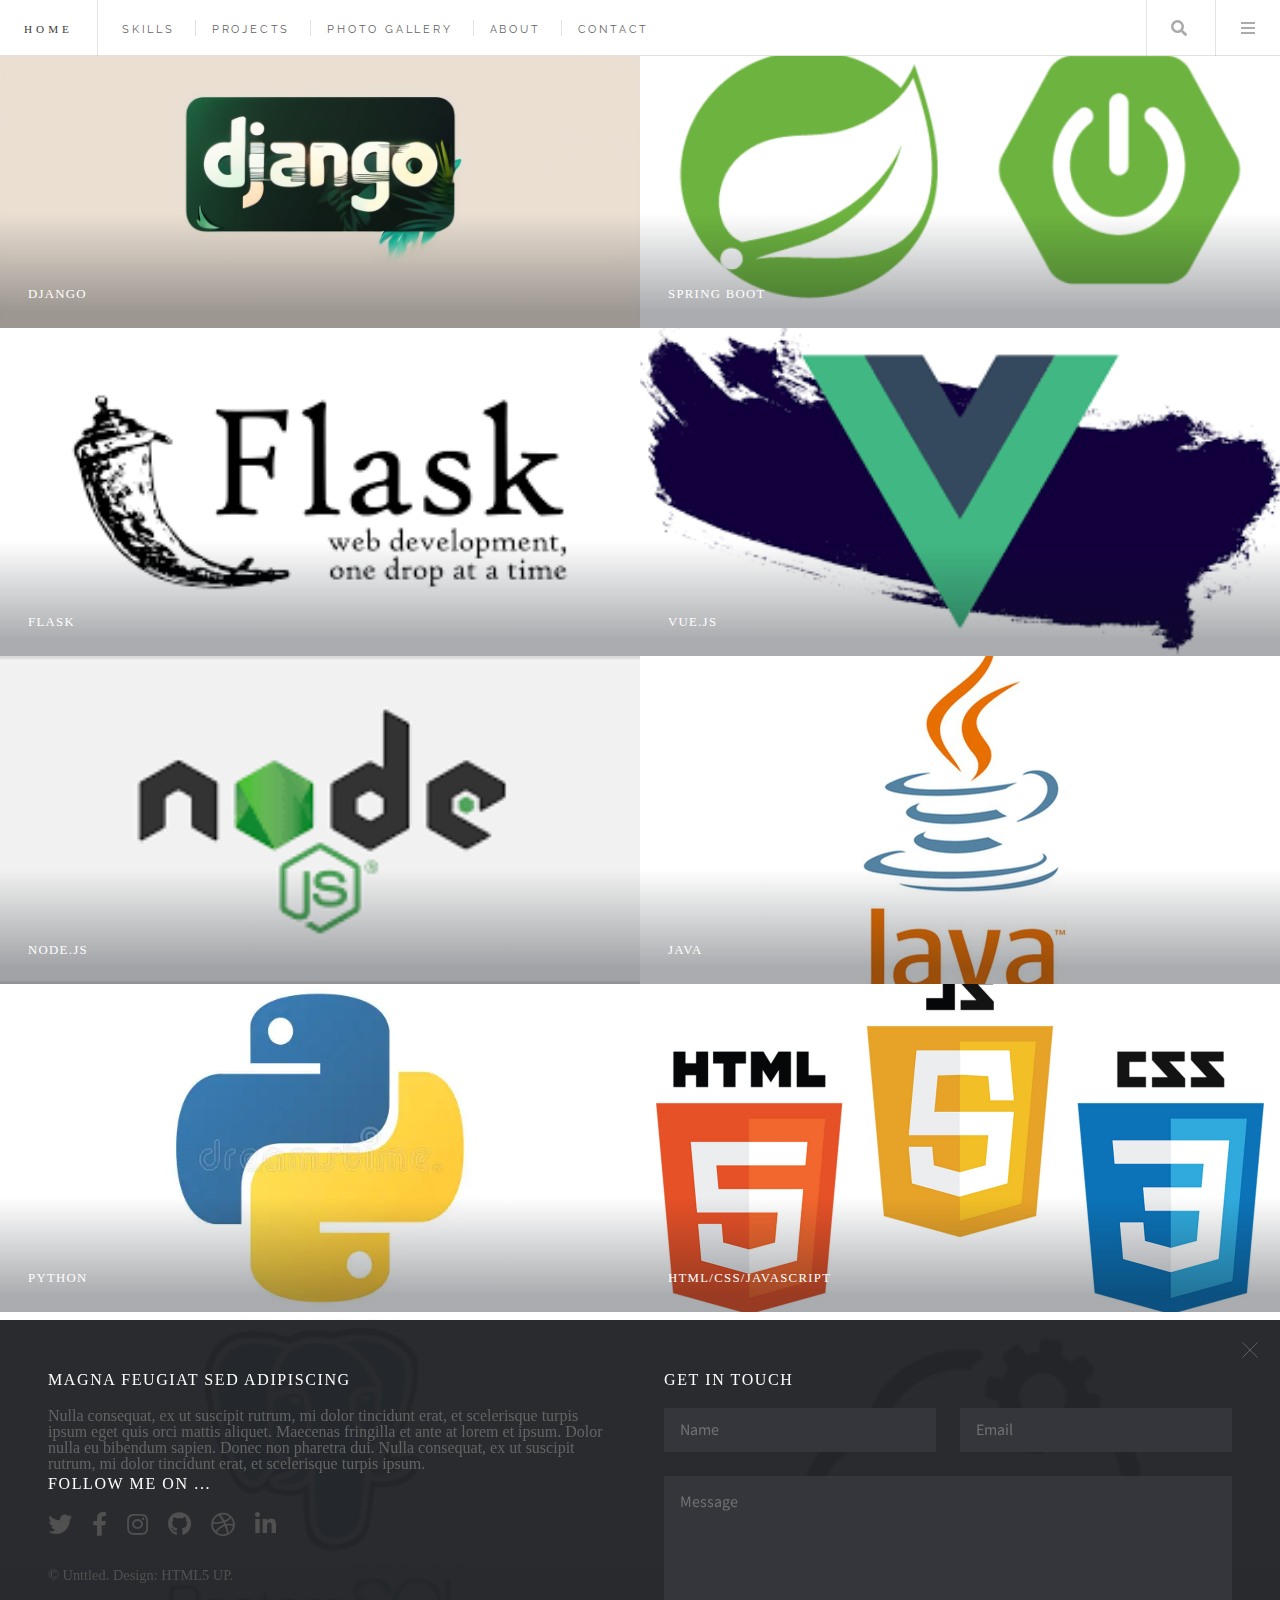
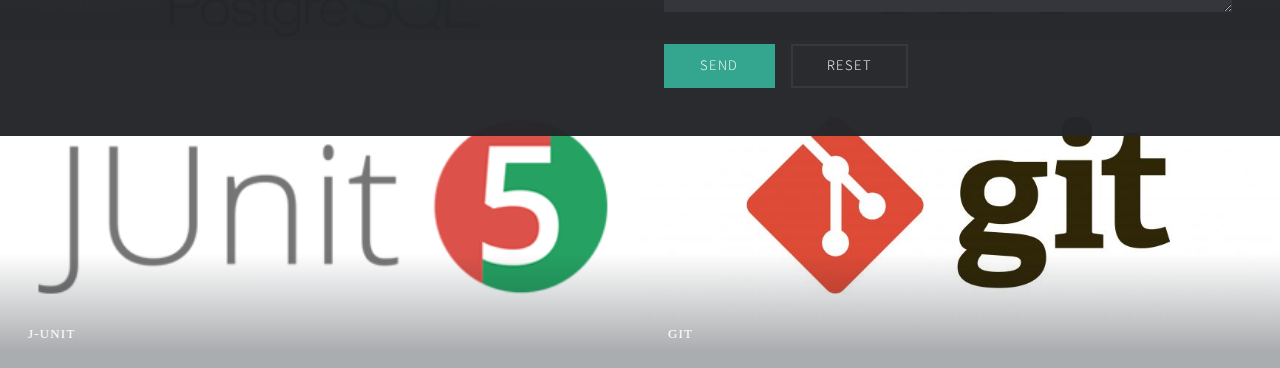
<file: multiverse/skills.html>
<!DOCTYPE HTML>
<!--
	Multiverse by HTML5 UP
	html5up.net | @ajlkn
	Free for personal and commercial use under the CCA 3.0 license (html5up.net/license)
-->
<html>
	<head>
		<title>Life Events</title>
		<meta charset="utf-8" />
		<meta name="viewport" content="width=device-width, initial-scale=1, user-scalable=no" />
		<link rel="stylesheet" href="assets/css/main.css" />
		<noscript><link rel="stylesheet" href="assets/css/noscript.css" /></noscript>
	</head>
	<body class="is-preload">

		<!-- Wrapper -->
			<div id="wrapper">

				<!-- Header -->
				<header id="header">
					<h1><a href="../index.html">Home</a></h1>
					<nav class="links">
						<ul>
							<li><a href="skills.html">Skills </a></li>
							<li><a href="#">Projects</a></li>
							<li><a href="photos.html">Photo Gallery</a></li>
							<li><a href="#">About</a></li>
							<li><a href="#">Contact</a></li>
						</ul>
					</nav>
					<nav class="main">
						<ul>
							<li class="search">
								<a class="fa-search" href="#search">Search</a>
								<form id="search" method="get" action="#">
									<input type="text" name="query" placeholder="Search" />
								</form>
							</li>
							<li class="menu">
								<a class="fa-bars" href="#menu">Menu</a>
							</li>
						</ul>
					</nav>
				</header>

				<!-- Menu -->
				<section id="menu">

					<!-- Search -->
						<section>
							<form class="search" method="get" action="#">
								<input type="text" name="query" placeholder="Search" />
							</form>
						</section>

					<!-- Links -->
						<section>
							<ul class="links">
								<li>
									<a href="skills.html">
										<h3>Skills</h3>
										<p>Software development skills I've learned</p>
									</a>
								</li>
								<li>
									<a href="#">
										<h3>Projects</h3>
										<p>A portfolio of my projects</p>
									</a>
								</li>
								<li>
									<a href="photos.html">
										<h3>Photo Gallery</h3>
										<p>Gallery of my photos</p>
									</a>
								</li>
								<li>
									<a href="#">
										<h3>About</h3>
										<p>Read about me</p>
									</a>
								</li>
								<li>
									<a href="#">
										<h3>Contact</h3>
										<p>Feel free to contact me here!</p>
									</a>
								</li>
							</ul>
						</section>

					<!-- Actions -->
						<!-- <section>
							<ul class="actions stacked">
								<li><a href="#" class="button large fit">Log In</a></li>
							</ul>
						</section> -->

				</section>
			

				<!-- Main -->
					<div id="main">
						<article class="thumb">
							<a href="images/skills-images/django.png" class="image"><img src="images/skills-images/django.png" alt="" /></a>
							<h2>Django</h2>
							<p>High-level Python web framework that encourages rapid development and clean, pragmatic design.</p>
						</article>
						<article class="thumb">
							<a href="images/skills-images/springboot.png" class="image"><img src="images/skills-images/springboot.png" alt="" /></a>
							<h2>Spring Boot</h2>
							<p>Open-souce Java framework used for developing web apps and microservices.</p>
						</article>
						<article class="thumb">
							<a href="images/skills-images/flask.png" class="image"><img src="images/skills-images/flask1.png" alt="" /></a>
							<h2>Flask</h2>
							<p>Lightweight web framework written in Python.</p>
						</article>
						<article class="thumb">
							<a href="images/skills-images/vue1.png" class="image"><img src="images/skills-images/vue.png" alt="" /></a>
							<h2>Vue.js</h2>
							<p>JavaScript framework for building user inferfaces.</p>
						</article>
						<article class="thumb">
							<a href="images/skills-images/node1.png" class="image"><img src="images/skills-images/node.png" alt="" /></a>
							<h2>Node.js</h2>
							<p>Open-source JavaScript runtime environment</p>
						</article>
						<article class="thumb">
							<a href="images/skills-images/java1.jpg" class="image"><img src="images/skills-images/java1.jpg" alt="" /></a>
							<h2>Java</h2>
							<p>High-level, class-based, object-oriented programming language.</p>
						</article>
						<article class="thumb">
							<a href="images/skills-images/python.png" class="image"><img src="images/skills-images/python.png" alt="" /></a>
							<h2>Python</h2>
							<p>High-level, dynamically typed, object-oriented programming language.</p>
						</article>
						<article class="thumb">
							<a href="images/skills-images/html-css-js.jpg" class="image"><img src="images/skills-images/html-css-js.jpg" alt="" /></a>
							<h2>HTML/CSS/JavaScript</h2>
							<p>Html creates the basic structure for websites, CSS adds styling, and JavaScript adds functionality to websites</p>
						</article>
						<article class="thumb">
							<a href="images/skills-images/postgres1.jpg" class="image"><img src="images/skills-images/postgres.jpeg" alt="" /></a>
							<h2>PostgreSQL</h2>
							<p>Open-souce relational database management system</p>
						</article>
						<article class="thumb">
							<a href="images/skills-images/api1.png" class="image"><img src="images/skills-images/api.png" alt="" /></a>
							<h2>Application Programming Interface</h2>
							<p>Enables software components to communicate with each other using a set of definitions and protocols</p>
						</article>
						<article class="thumb">
							<a href="images/skills-images/j-unit.png" class="image"><img src="images/skills-images/j-unit.png" alt="" /></a>
							<h2>J-Unit</h2>
							<p>Programmer-friendly, testing framework for Java and JVM.</p>
						</article>
						<article class="thumb">
							<a href="images/skills-images/git.jpg" class="image"><img src="images/skills-images/git.jpg" alt="" /></a>
							<h2>Git</h2>
							<p>Distributed version control system that tracks versions of files. Often used to control source code by programmers collaboratively developing software.</p>
						</article>
					</div>

				<!-- Footer -->
					<footer id="footer" class="panel">
						<div class="inner split">
							<div>
								<section>
									<h2>Magna feugiat sed adipiscing</h2>
									<p>Nulla consequat, ex ut suscipit rutrum, mi dolor tincidunt erat, et scelerisque turpis ipsum eget quis orci mattis aliquet. Maecenas fringilla et ante at lorem et ipsum. Dolor nulla eu bibendum sapien. Donec non pharetra dui. Nulla consequat, ex ut suscipit rutrum, mi dolor tincidunt erat, et scelerisque turpis ipsum.</p>
								</section>
								<section>
									<h2>Follow me on ...</h2>
									<ul class="icons">
										<li><a href="#" class="icon brands fa-twitter"><span class="label">Twitter</span></a></li>
										<li><a href="#" class="icon brands fa-facebook-f"><span class="label">Facebook</span></a></li>
										<li><a href="#" class="icon brands fa-instagram"><span class="label">Instagram</span></a></li>
										<li><a href="#" class="icon brands fa-github"><span class="label">GitHub</span></a></li>
										<li><a href="#" class="icon brands fa-dribbble"><span class="label">Dribbble</span></a></li>
										<li><a href="#" class="icon brands fa-linkedin-in"><span class="label">LinkedIn</span></a></li>
									</ul>
								</section>
								<p class="copyright">
									&copy; Unttled. Design: <a href="http://html5up.net">HTML5 UP</a>.
								</p>
							</div>
							<div>
								<section>
									<h2>Get in touch</h2>
									<form method="post" action="#">
										<div class="fields">
											<div class="field half">
												<input type="text" name="name" id="name" placeholder="Name" />
											</div>
											<div class="field half">
												<input type="text" name="email" id="email" placeholder="Email" />
											</div>
											<div class="field">
												<textarea name="message" id="message" rows="4" placeholder="Message"></textarea>
											</div>
										</div>
										<ul class="actions">
											<li><input type="submit" value="Send" class="primary" /></li>
											<li><input type="reset" value="Reset" /></li>
										</ul>
									</form>
								</section>
							</div>
						</div>
					</footer>

			</div>

		<!-- Scripts -->
			<script src="assets/js/jquery.min.js"></script>
			<script src="assets/js/jquery.poptrox.min.js"></script>
			<script src="assets/js/browser.min.js"></script>
			<script src="assets/js/breakpoints.min.js"></script>
			<script src="assets/js/util.js"></script>
			<script src="assets/js/main.js"></script>

	</body>
</html>
</file>
<file: multiverse/assets/css/noscript.css>
/*
	Multiverse by HTML5 UP
	html5up.net | @ajlkn
	Free for personal and commercial use under the CCA 3.0 license (html5up.net/license)
*/

/* Wrapper */

	body.is-preload #wrapper:before {
		display: none;
	}

/* Main */

	body.is-preload #main .thumb {
		pointer-events: auto;
		opacity: 1;
	}

/* Header */

	body.is-preload #header {
		-moz-transform: none;
		-webkit-transform: none;
		-ms-transform: none;
		transform: none;
	}
</file>
<file: assets/css/main.css>
@import url(fontawesome-all.min.css);
@import url("https://fonts.googleapis.com/css?family=Source+Sans+Pro:400,700|Raleway:400,800,900");


/* .featured {
	height: 550px;
} */

.mini-image {
	width: 100%;
	height: auto;
}

.image.featured img {
	width: 100%;
	height: auto;
}

/* @media screen and (max-width: 1680px) {
	.featured {
		height: 400px;
	}
}

@media screen and (max-width: 860px) {
	.featured {
		height: 250px;
	}
} */
/*
	Future Imperfect by HTML5 UP
	html5up.net | @ajlkn
	Free for personal and commercial use under the CCA 3.0 license (html5up.net/license)
*/

html, body, div, span, applet, object,
iframe, h1, h2, h3, h4, h5, h6, p, blockquote,
pre, a, abbr, acronym, address, big, cite,
code, del, dfn, em, img, ins, kbd, q, s, samp,
small, strike, strong, sub, sup, tt, var, b,
u, i, center, dl, dt, dd, ol, ul, li, fieldset,
form, label, legend, table, caption, tbody,
tfoot, thead, tr, th, td, article, aside,
canvas, details, embed, figure, figcaption,
footer, header, hgroup, menu, nav, output, ruby,
section, summary, time, mark, audio, video {
	margin: 0;
	padding: 0;
	border: 0;
	font-size: 100%;
	font: inherit;
	vertical-align: baseline;}

article, aside, details, figcaption, figure,
footer, header, hgroup, menu, nav, section {
	display: block;}

body {
	line-height: 1;
}

ol, ul {
	list-style: none;
}

blockquote, q {
	quotes: none;
}

	blockquote:before, blockquote:after, q:before, q:after {
		content: '';
		content: none;
	}

table {
	border-collapse: collapse;
	border-spacing: 0;
}

body {
	-webkit-text-size-adjust: none;
}

mark {
	background-color: transparent;
	color: inherit;
}

input::-moz-focus-inner {
	border: 0;
	padding: 0;
}

input, select, textarea {
	-moz-appearance: none;
	-webkit-appearance: none;
	-ms-appearance: none;
	appearance: none;
}

/* Basic */

	@-ms-viewport {
		width: device-width;
	}

	body {
		-ms-overflow-style: scrollbar;
	}

	@media screen and (max-width: 480px) {

		html, body {
			min-width: 320px;
		}

	}

	html {
		box-sizing: border-box;
	}

	*, *:before, *:after {
		box-sizing: inherit;
	}

	body {
		background: #f4f4f4;
	}

		body.is-preload *, body.is-preload *:before, body.is-preload *:after {
			-moz-animation: none !important;
			-webkit-animation: none !important;
			-ms-animation: none !important;
			animation: none !important;
			-moz-transition: none !important;
			-webkit-transition: none !important;
			-ms-transition: none !important;
			transition: none !important;
		}

/* Type */

	body, input, select, textarea {
		color: #646464;
		font-family: "Source Sans Pro", Helvetica, sans-serif;
		font-size: 14pt;
		font-weight: 400;
		line-height: 1.75;
	}

		@media screen and (max-width: 1680px) {

			body, input, select, textarea {
				font-size: 12pt;
			}

		}

		@media screen and (max-width: 1280px) {

			body, input, select, textarea {
				font-size: 12pt;
			}

		}

		@media screen and (max-width: 980px) {

			body, input, select, textarea {
				font-size: 12pt;
			}

		}

		@media screen and (max-width: 736px) {

			body, input, select, textarea {
				font-size: 12pt;
			}

		}

		@media screen and (max-width: 480px) {

			body, input, select, textarea {
				font-size: 12pt;
			}

		}

	a {
		-moz-transition: color 0.2s ease, border-bottom-color 0.2s ease;
		-webkit-transition: color 0.2s ease, border-bottom-color 0.2s ease;
		-ms-transition: color 0.2s ease, border-bottom-color 0.2s ease;
		transition: color 0.2s ease, border-bottom-color 0.2s ease;
		border-bottom: dotted 1px rgba(160, 160, 160, 0.65);
		color: inherit;
		text-decoration: none;
	}

		a:before {
			-moz-transition: color 0.2s ease;
			-webkit-transition: color 0.2s ease;
			-ms-transition: color 0.2s ease;
			transition: color 0.2s ease;
		}

		a:hover {
			border-bottom-color: transparent;
			color: #2ebaae !important;
		}

			a:hover:before {
				color: #2ebaae !important;
			}

	strong, b {
		color: #3c3b3b;
		font-weight: 700;
	}

	em, i {
		font-style: italic;
	}

	p {
		margin: 0 0 2em 0;
	}

	h1, h2, h3, h4, h5, h6 {
		color: #3c3b3b;
		font-family: "Raleway", Helvetica, sans-serif;
		font-weight: 800;
		letter-spacing: 0.25em;
		line-height: 1.65;
		margin: 0 0 1em 0;
		text-transform: uppercase;
	}

		h1 a, h2 a, h3 a, h4 a, h5 a, h6 a {
			color: inherit;
			border-bottom: 0;
		}

	h2 {
		font-size: 1.1em;
	}

	h3 {
		font-size: 0.9em;
	}

	h4 {
		font-size: 0.7em;
	}

	h5 {
		font-size: 0.7em;
	}

	h6 {
		font-size: 0.7em;
	}

	sub {
		font-size: 0.8em;
		position: relative;
		top: 0.5em;
	}

	sup {
		font-size: 0.8em;
		position: relative;
		top: -0.5em;
	}

	blockquote {
		border-left: solid 4px rgba(160, 160, 160, 0.3);
		font-style: italic;
		margin: 0 0 2em 0;
		padding: 0.5em 0 0.5em 2em;
	}

	code {
		background: rgba(160, 160, 160, 0.075);
		border: solid 1px rgba(160, 160, 160, 0.3);
		font-family: "Courier New", monospace;
		font-size: 0.9em;
		margin: 0 0.25em;
		padding: 0.25em 0.65em;
	}

	pre {
		-webkit-overflow-scrolling: touch;
		font-family: "Courier New", monospace;
		font-size: 0.9em;
		margin: 0 0 2em 0;
	}

		pre code {
			display: block;
			line-height: 1.75em;
			padding: 1em 1.5em;
			overflow-x: auto;
		}

	hr {
		border: 0;
		border-bottom: solid 1px rgba(160, 160, 160, 0.3);
		margin: 2em 0;
	}

		hr.major {
			margin: 3em 0;
		}

	.align-left {
		text-align: left;
	}

	.align-center {
		text-align: center;
	}

	.align-right {
		text-align: right;
	}

/* Row */

	.row {
		display: flex;
		flex-wrap: wrap;
		box-sizing: border-box;
		align-items: stretch;
	}

		.row > * {
			box-sizing: border-box;
		}

		.row.gtr-uniform > * > :last-child {
			margin-bottom: 0;
		}

		.row.aln-left {
			justify-content: flex-start;
		}

		.row.aln-center {
			justify-content: center;
		}

		.row.aln-right {
			justify-content: flex-end;
		}

		.row.aln-top {
			align-items: flex-start;
		}

		.row.aln-middle {
			align-items: center;
		}

		.row.aln-bottom {
			align-items: flex-end;
		}

		.row > .imp {
			order: -1;
		}

		.row > .col-1 {
			width: 8.33333%;
		}

		.row > .off-1 {
			margin-left: 8.33333%;
		}

		.row > .col-2 {
			width: 16.66667%;
		}

		.row > .off-2 {
			margin-left: 16.66667%;
		}

		.row > .col-3 {
			width: 25%;
		}

		.row > .off-3 {
			margin-left: 25%;
		}

		.row > .col-4 {
			width: 33.33333%;
		}

		.row > .off-4 {
			margin-left: 33.33333%;
		}

		.row > .col-5 {
			width: 41.66667%;
		}

		.row > .off-5 {
			margin-left: 41.66667%;
		}

		.row > .col-6 {
			width: 50%;
		}

		.row > .off-6 {
			margin-left: 50%;
		}

		.row > .col-7 {
			width: 58.33333%;
		}

		.row > .off-7 {
			margin-left: 58.33333%;
		}

		.row > .col-8 {
			width: 66.66667%;
		}

		.row > .off-8 {
			margin-left: 66.66667%;
		}

		.row > .col-9 {
			width: 75%;
		}

		.row > .off-9 {
			margin-left: 75%;
		}

		.row > .col-10 {
			width: 83.33333%;
		}

		.row > .off-10 {
			margin-left: 83.33333%;
		}

		.row > .col-11 {
			width: 91.66667%;
		}

		.row > .off-11 {
			margin-left: 91.66667%;
		}

		.row > .col-12 {
			width: 100%;
		}

		.row > .off-12 {
			margin-left: 100%;
		}

		.row.gtr-0 {
			margin-top: 0;
			margin-left: 0em;
		}

			.row.gtr-0 > * {
				padding: 0 0 0 0em;
			}

			.row.gtr-0.gtr-uniform {
				margin-top: 0em;
			}

				.row.gtr-0.gtr-uniform > * {
					padding-top: 0em;
				}

		.row.gtr-25 {
			margin-top: 0;
			margin-left: -0.25em;
		}

			.row.gtr-25 > * {
				padding: 0 0 0 0.25em;
			}

			.row.gtr-25.gtr-uniform {
				margin-top: -0.25em;
			}

				.row.gtr-25.gtr-uniform > * {
					padding-top: 0.25em;
				}

		.row.gtr-50 {
			margin-top: 0;
			margin-left: -0.5em;
		}

			.row.gtr-50 > * {
				padding: 0 0 0 0.5em;
			}

			.row.gtr-50.gtr-uniform {
				margin-top: -0.5em;
			}

				.row.gtr-50.gtr-uniform > * {
					padding-top: 0.5em;
				}

		.row {
			margin-top: 0;
			margin-left: -1em;
		}

			.row > * {
				padding: 0 0 0 1em;
			}

			.row.gtr-uniform {
				margin-top: -1em;
			}

				.row.gtr-uniform > * {
					padding-top: 1em;
				}

		.row.gtr-150 {
			margin-top: 0;
			margin-left: -1.5em;
		}

			.row.gtr-150 > * {
				padding: 0 0 0 1.5em;
			}

			.row.gtr-150.gtr-uniform {
				margin-top: -1.5em;
			}

				.row.gtr-150.gtr-uniform > * {
					padding-top: 1.5em;
				}

		.row.gtr-200 {
			margin-top: 0;
			margin-left: -2em;
		}

			.row.gtr-200 > * {
				padding: 0 0 0 2em;
			}

			.row.gtr-200.gtr-uniform {
				margin-top: -2em;
			}

				.row.gtr-200.gtr-uniform > * {
					padding-top: 2em;
				}

		@media screen and (max-width: 1680px) {

			.row {
				display: flex;
				flex-wrap: wrap;
				box-sizing: border-box;
				align-items: stretch;
			}

				.row > * {
					box-sizing: border-box;
				}

				.row.gtr-uniform > * > :last-child {
					margin-bottom: 0;
				}

				.row.aln-left {
					justify-content: flex-start;
				}

				.row.aln-center {
					justify-content: center;
				}

				.row.aln-right {
					justify-content: flex-end;
				}

				.row.aln-top {
					align-items: flex-start;
				}

				.row.aln-middle {
					align-items: center;
				}

				.row.aln-bottom {
					align-items: flex-end;
				}

				.row > .imp-xlarge {
					order: -1;
				}

				.row > .col-1-xlarge {
					width: 8.33333%;
				}

				.row > .off-1-xlarge {
					margin-left: 8.33333%;
				}

				.row > .col-2-xlarge {
					width: 16.66667%;
				}

				.row > .off-2-xlarge {
					margin-left: 16.66667%;
				}

				.row > .col-3-xlarge {
					width: 25%;
				}

				.row > .off-3-xlarge {
					margin-left: 25%;
				}

				.row > .col-4-xlarge {
					width: 33.33333%;
				}

				.row > .off-4-xlarge {
					margin-left: 33.33333%;
				}

				.row > .col-5-xlarge {
					width: 41.66667%;
				}

				.row > .off-5-xlarge {
					margin-left: 41.66667%;
				}

				.row > .col-6-xlarge {
					width: 50%;
				}

				.row > .off-6-xlarge {
					margin-left: 50%;
				}

				.row > .col-7-xlarge {
					width: 58.33333%;
				}

				.row > .off-7-xlarge {
					margin-left: 58.33333%;
				}

				.row > .col-8-xlarge {
					width: 66.66667%;
				}

				.row > .off-8-xlarge {
					margin-left: 66.66667%;
				}

				.row > .col-9-xlarge {
					width: 75%;
				}

				.row > .off-9-xlarge {
					margin-left: 75%;
				}

				.row > .col-10-xlarge {
					width: 83.33333%;
				}

				.row > .off-10-xlarge {
					margin-left: 83.33333%;
				}

				.row > .col-11-xlarge {
					width: 91.66667%;
				}

				.row > .off-11-xlarge {
					margin-left: 91.66667%;
				}

				.row > .col-12-xlarge {
					width: 100%;
				}

				.row > .off-12-xlarge {
					margin-left: 100%;
				}

				.row.gtr-0 {
					margin-top: 0;
					margin-left: 0em;
				}

					.row.gtr-0 > * {
						padding: 0 0 0 0em;
					}

					.row.gtr-0.gtr-uniform {
						margin-top: 0em;
					}

						.row.gtr-0.gtr-uniform > * {
							padding-top: 0em;
						}

				.row.gtr-25 {
					margin-top: 0;
					margin-left: -0.25em;
				}

					.row.gtr-25 > * {
						padding: 0 0 0 0.25em;
					}

					.row.gtr-25.gtr-uniform {
						margin-top: -0.25em;
					}

						.row.gtr-25.gtr-uniform > * {
							padding-top: 0.25em;
						}

				.row.gtr-50 {
					margin-top: 0;
					margin-left: -0.5em;
				}

					.row.gtr-50 > * {
						padding: 0 0 0 0.5em;
					}

					.row.gtr-50.gtr-uniform {
						margin-top: -0.5em;
					}

						.row.gtr-50.gtr-uniform > * {
							padding-top: 0.5em;
						}

				.row {
					margin-top: 0;
					margin-left: -1em;
				}

					.row > * {
						padding: 0 0 0 1em;
					}

					.row.gtr-uniform {
						margin-top: -1em;
					}

						.row.gtr-uniform > * {
							padding-top: 1em;
						}

				.row.gtr-150 {
					margin-top: 0;
					margin-left: -1.5em;
				}

					.row.gtr-150 > * {
						padding: 0 0 0 1.5em;
					}

					.row.gtr-150.gtr-uniform {
						margin-top: -1.5em;
					}

						.row.gtr-150.gtr-uniform > * {
							padding-top: 1.5em;
						}

				.row.gtr-200 {
					margin-top: 0;
					margin-left: -2em;
				}

					.row.gtr-200 > * {
						padding: 0 0 0 2em;
					}

					.row.gtr-200.gtr-uniform {
						margin-top: -2em;
					}

						.row.gtr-200.gtr-uniform > * {
							padding-top: 2em;
						}

		}

		@media screen and (max-width: 1280px) {

			.row {
				display: flex;
				flex-wrap: wrap;
				box-sizing: border-box;
				align-items: stretch;
			}

				.row > * {
					box-sizing: border-box;
				}

				.row.gtr-uniform > * > :last-child {
					margin-bottom: 0;
				}

				.row.aln-left {
					justify-content: flex-start;
				}

				.row.aln-center {
					justify-content: center;
				}

				.row.aln-right {
					justify-content: flex-end;
				}

				.row.aln-top {
					align-items: flex-start;
				}

				.row.aln-middle {
					align-items: center;
				}

				.row.aln-bottom {
					align-items: flex-end;
				}

				.row > .imp-large {
					order: -1;
				}

				.row > .col-1-large {
					width: 8.33333%;
				}

				.row > .off-1-large {
					margin-left: 8.33333%;
				}

				.row > .col-2-large {
					width: 16.66667%;
				}

				.row > .off-2-large {
					margin-left: 16.66667%;
				}

				.row > .col-3-large {
					width: 25%;
				}

				.row > .off-3-large {
					margin-left: 25%;
				}

				.row > .col-4-large {
					width: 33.33333%;
				}

				.row > .off-4-large {
					margin-left: 33.33333%;
				}

				.row > .col-5-large {
					width: 41.66667%;
				}

				.row > .off-5-large {
					margin-left: 41.66667%;
				}

				.row > .col-6-large {
					width: 50%;
				}

				.row > .off-6-large {
					margin-left: 50%;
				}

				.row > .col-7-large {
					width: 58.33333%;
				}

				.row > .off-7-large {
					margin-left: 58.33333%;
				}

				.row > .col-8-large {
					width: 66.66667%;
				}

				.row > .off-8-large {
					margin-left: 66.66667%;
				}

				.row > .col-9-large {
					width: 75%;
				}

				.row > .off-9-large {
					margin-left: 75%;
				}

				.row > .col-10-large {
					width: 83.33333%;
				}

				.row > .off-10-large {
					margin-left: 83.33333%;
				}

				.row > .col-11-large {
					width: 91.66667%;
				}

				.row > .off-11-large {
					margin-left: 91.66667%;
				}

				.row > .col-12-large {
					width: 100%;
				}

				.row > .off-12-large {
					margin-left: 100%;
				}

				.row.gtr-0 {
					margin-top: 0;
					margin-left: 0em;
				}

					.row.gtr-0 > * {
						padding: 0 0 0 0em;
					}

					.row.gtr-0.gtr-uniform {
						margin-top: 0em;
					}

						.row.gtr-0.gtr-uniform > * {
							padding-top: 0em;
						}

				.row.gtr-25 {
					margin-top: 0;
					margin-left: -0.25em;
				}

					.row.gtr-25 > * {
						padding: 0 0 0 0.25em;
					}

					.row.gtr-25.gtr-uniform {
						margin-top: -0.25em;
					}

						.row.gtr-25.gtr-uniform > * {
							padding-top: 0.25em;
						}

				.row.gtr-50 {
					margin-top: 0;
					margin-left: -0.5em;
				}

					.row.gtr-50 > * {
						padding: 0 0 0 0.5em;
					}

					.row.gtr-50.gtr-uniform {
						margin-top: -0.5em;
					}

						.row.gtr-50.gtr-uniform > * {
							padding-top: 0.5em;
						}

				.row {
					margin-top: 0;
					margin-left: -1em;
				}

					.row > * {
						padding: 0 0 0 1em;
					}

					.row.gtr-uniform {
						margin-top: -1em;
					}

						.row.gtr-uniform > * {
							padding-top: 1em;
						}

				.row.gtr-150 {
					margin-top: 0;
					margin-left: -1.5em;
				}

					.row.gtr-150 > * {
						padding: 0 0 0 1.5em;
					}

					.row.gtr-150.gtr-uniform {
						margin-top: -1.5em;
					}

						.row.gtr-150.gtr-uniform > * {
							padding-top: 1.5em;
						}

				.row.gtr-200 {
					margin-top: 0;
					margin-left: -2em;
				}

					.row.gtr-200 > * {
						padding: 0 0 0 2em;
					}

					.row.gtr-200.gtr-uniform {
						margin-top: -2em;
					}

						.row.gtr-200.gtr-uniform > * {
							padding-top: 2em;
						}

		}

		@media screen and (max-width: 980px) {

			.row {
				display: flex;
				flex-wrap: wrap;
				box-sizing: border-box;
				align-items: stretch;
			}

				.row > * {
					box-sizing: border-box;
				}

				.row.gtr-uniform > * > :last-child {
					margin-bottom: 0;
				}

				.row.aln-left {
					justify-content: flex-start;
				}

				.row.aln-center {
					justify-content: center;
				}

				.row.aln-right {
					justify-content: flex-end;
				}

				.row.aln-top {
					align-items: flex-start;
				}

				.row.aln-middle {
					align-items: center;
				}

				.row.aln-bottom {
					align-items: flex-end;
				}

				.row > .imp-medium {
					order: -1;
				}

				.row > .col-1-medium {
					width: 8.33333%;
				}

				.row > .off-1-medium {
					margin-left: 8.33333%;
				}

				.row > .col-2-medium {
					width: 16.66667%;
				}

				.row > .off-2-medium {
					margin-left: 16.66667%;
				}

				.row > .col-3-medium {
					width: 25%;
				}

				.row > .off-3-medium {
					margin-left: 25%;
				}

				.row > .col-4-medium {
					width: 33.33333%;
				}

				.row > .off-4-medium {
					margin-left: 33.33333%;
				}

				.row > .col-5-medium {
					width: 41.66667%;
				}

				.row > .off-5-medium {
					margin-left: 41.66667%;
				}

				.row > .col-6-medium {
					width: 50%;
				}

				.row > .off-6-medium {
					margin-left: 50%;
				}

				.row > .col-7-medium {
					width: 58.33333%;
				}

				.row > .off-7-medium {
					margin-left: 58.33333%;
				}

				.row > .col-8-medium {
					width: 66.66667%;
				}

				.row > .off-8-medium {
					margin-left: 66.66667%;
				}

				.row > .col-9-medium {
					width: 75%;
				}

				.row > .off-9-medium {
					margin-left: 75%;
				}

				.row > .col-10-medium {
					width: 83.33333%;
				}

				.row > .off-10-medium {
					margin-left: 83.33333%;
				}

				.row > .col-11-medium {
					width: 91.66667%;
				}

				.row > .off-11-medium {
					margin-left: 91.66667%;
				}

				.row > .col-12-medium {
					width: 100%;
				}

				.row > .off-12-medium {
					margin-left: 100%;
				}

				.row.gtr-0 {
					margin-top: 0;
					margin-left: 0em;
				}

					.row.gtr-0 > * {
						padding: 0 0 0 0em;
					}

					.row.gtr-0.gtr-uniform {
						margin-top: 0em;
					}

						.row.gtr-0.gtr-uniform > * {
							padding-top: 0em;
						}

				.row.gtr-25 {
					margin-top: 0;
					margin-left: -0.25em;
				}

					.row.gtr-25 > * {
						padding: 0 0 0 0.25em;
					}

					.row.gtr-25.gtr-uniform {
						margin-top: -0.25em;
					}

						.row.gtr-25.gtr-uniform > * {
							padding-top: 0.25em;
						}

				.row.gtr-50 {
					margin-top: 0;
					margin-left: -0.5em;
				}

					.row.gtr-50 > * {
						padding: 0 0 0 0.5em;
					}

					.row.gtr-50.gtr-uniform {
						margin-top: -0.5em;
					}

						.row.gtr-50.gtr-uniform > * {
							padding-top: 0.5em;
						}

				.row {
					margin-top: 0;
					margin-left: -1em;
				}

					.row > * {
						padding: 0 0 0 1em;
					}

					.row.gtr-uniform {
						margin-top: -1em;
					}

						.row.gtr-uniform > * {
							padding-top: 1em;
						}

				.row.gtr-150 {
					margin-top: 0;
					margin-left: -1.5em;
				}

					.row.gtr-150 > * {
						padding: 0 0 0 1.5em;
					}

					.row.gtr-150.gtr-uniform {
						margin-top: -1.5em;
					}

						.row.gtr-150.gtr-uniform > * {
							padding-top: 1.5em;
						}

				.row.gtr-200 {
					margin-top: 0;
					margin-left: -2em;
				}

					.row.gtr-200 > * {
						padding: 0 0 0 2em;
					}

					.row.gtr-200.gtr-uniform {
						margin-top: -2em;
					}

						.row.gtr-200.gtr-uniform > * {
							padding-top: 2em;
						}

		}

		@media screen and (max-width: 736px) {

			.row {
				display: flex;
				flex-wrap: wrap;
				box-sizing: border-box;
				align-items: stretch;
			}

				.row > * {
					box-sizing: border-box;
				}

				.row.gtr-uniform > * > :last-child {
					margin-bottom: 0;
				}

				.row.aln-left {
					justify-content: flex-start;
				}

				.row.aln-center {
					justify-content: center;
				}

				.row.aln-right {
					justify-content: flex-end;
				}

				.row.aln-top {
					align-items: flex-start;
				}

				.row.aln-middle {
					align-items: center;
				}

				.row.aln-bottom {
					align-items: flex-end;
				}

				.row > .imp-small {
					order: -1;
				}

				.row > .col-1-small {
					width: 8.33333%;
				}

				.row > .off-1-small {
					margin-left: 8.33333%;
				}

				.row > .col-2-small {
					width: 16.66667%;
				}

				.row > .off-2-small {
					margin-left: 16.66667%;
				}

				.row > .col-3-small {
					width: 25%;
				}

				.row > .off-3-small {
					margin-left: 25%;
				}

				.row > .col-4-small {
					width: 33.33333%;
				}

				.row > .off-4-small {
					margin-left: 33.33333%;
				}

				.row > .col-5-small {
					width: 41.66667%;
				}

				.row > .off-5-small {
					margin-left: 41.66667%;
				}

				.row > .col-6-small {
					width: 50%;
				}

				.row > .off-6-small {
					margin-left: 50%;
				}

				.row > .col-7-small {
					width: 58.33333%;
				}

				.row > .off-7-small {
					margin-left: 58.33333%;
				}

				.row > .col-8-small {
					width: 66.66667%;
				}

				.row > .off-8-small {
					margin-left: 66.66667%;
				}

				.row > .col-9-small {
					width: 75%;
				}

				.row > .off-9-small {
					margin-left: 75%;
				}

				.row > .col-10-small {
					width: 83.33333%;
				}

				.row > .off-10-small {
					margin-left: 83.33333%;
				}

				.row > .col-11-small {
					width: 91.66667%;
				}

				.row > .off-11-small {
					margin-left: 91.66667%;
				}

				.row > .col-12-small {
					width: 100%;
				}

				.row > .off-12-small {
					margin-left: 100%;
				}

				.row.gtr-0 {
					margin-top: 0;
					margin-left: 0em;
				}

					.row.gtr-0 > * {
						padding: 0 0 0 0em;
					}

					.row.gtr-0.gtr-uniform {
						margin-top: 0em;
					}

						.row.gtr-0.gtr-uniform > * {
							padding-top: 0em;
						}

				.row.gtr-25 {
					margin-top: 0;
					margin-left: -0.25em;
				}

					.row.gtr-25 > * {
						padding: 0 0 0 0.25em;
					}

					.row.gtr-25.gtr-uniform {
						margin-top: -0.25em;
					}

						.row.gtr-25.gtr-uniform > * {
							padding-top: 0.25em;
						}

				.row.gtr-50 {
					margin-top: 0;
					margin-left: -0.5em;
				}

					.row.gtr-50 > * {
						padding: 0 0 0 0.5em;
					}

					.row.gtr-50.gtr-uniform {
						margin-top: -0.5em;
					}

						.row.gtr-50.gtr-uniform > * {
							padding-top: 0.5em;
						}

				.row {
					margin-top: 0;
					margin-left: -1em;
				}

					.row > * {
						padding: 0 0 0 1em;
					}

					.row.gtr-uniform {
						margin-top: -1em;
					}

						.row.gtr-uniform > * {
							padding-top: 1em;
						}

				.row.gtr-150 {
					margin-top: 0;
					margin-left: -1.5em;
				}

					.row.gtr-150 > * {
						padding: 0 0 0 1.5em;
					}

					.row.gtr-150.gtr-uniform {
						margin-top: -1.5em;
					}

						.row.gtr-150.gtr-uniform > * {
							padding-top: 1.5em;
						}

				.row.gtr-200 {
					margin-top: 0;
					margin-left: -2em;
				}

					.row.gtr-200 > * {
						padding: 0 0 0 2em;
					}

					.row.gtr-200.gtr-uniform {
						margin-top: -2em;
					}

						.row.gtr-200.gtr-uniform > * {
							padding-top: 2em;
						}

		}

		@media screen and (max-width: 480px) {

			.row {
				display: flex;
				flex-wrap: wrap;
				box-sizing: border-box;
				align-items: stretch;
			}

				.row > * {
					box-sizing: border-box;
				}

				.row.gtr-uniform > * > :last-child {
					margin-bottom: 0;
				}

				.row.aln-left {
					justify-content: flex-start;
				}

				.row.aln-center {
					justify-content: center;
				}

				.row.aln-right {
					justify-content: flex-end;
				}

				.row.aln-top {
					align-items: flex-start;
				}

				.row.aln-middle {
					align-items: center;
				}

				.row.aln-bottom {
					align-items: flex-end;
				}

				.row > .imp-xsmall {
					order: -1;
				}

				.row > .col-1-xsmall {
					width: 8.33333%;
				}

				.row > .off-1-xsmall {
					margin-left: 8.33333%;
				}

				.row > .col-2-xsmall {
					width: 16.66667%;
				}

				.row > .off-2-xsmall {
					margin-left: 16.66667%;
				}

				.row > .col-3-xsmall {
					width: 25%;
				}

				.row > .off-3-xsmall {
					margin-left: 25%;
				}

				.row > .col-4-xsmall {
					width: 33.33333%;
				}

				.row > .off-4-xsmall {
					margin-left: 33.33333%;
				}

				.row > .col-5-xsmall {
					width: 41.66667%;
				}

				.row > .off-5-xsmall {
					margin-left: 41.66667%;
				}

				.row > .col-6-xsmall {
					width: 50%;
				}

				.row > .off-6-xsmall {
					margin-left: 50%;
				}

				.row > .col-7-xsmall {
					width: 58.33333%;
				}

				.row > .off-7-xsmall {
					margin-left: 58.33333%;
				}

				.row > .col-8-xsmall {
					width: 66.66667%;
				}

				.row > .off-8-xsmall {
					margin-left: 66.66667%;
				}

				.row > .col-9-xsmall {
					width: 75%;
				}

				.row > .off-9-xsmall {
					margin-left: 75%;
				}

				.row > .col-10-xsmall {
					width: 83.33333%;
				}

				.row > .off-10-xsmall {
					margin-left: 83.33333%;
				}

				.row > .col-11-xsmall {
					width: 91.66667%;
				}

				.row > .off-11-xsmall {
					margin-left: 91.66667%;
				}

				.row > .col-12-xsmall {
					width: 100%;
				}

				.row > .off-12-xsmall {
					margin-left: 100%;
				}

				.row.gtr-0 {
					margin-top: 0;
					margin-left: 0em;
				}

					.row.gtr-0 > * {
						padding: 0 0 0 0em;
					}

					.row.gtr-0.gtr-uniform {
						margin-top: 0em;
					}

						.row.gtr-0.gtr-uniform > * {
							padding-top: 0em;
						}

				.row.gtr-25 {
					margin-top: 0;
					margin-left: -0.25em;
				}

					.row.gtr-25 > * {
						padding: 0 0 0 0.25em;
					}

					.row.gtr-25.gtr-uniform {
						margin-top: -0.25em;
					}

						.row.gtr-25.gtr-uniform > * {
							padding-top: 0.25em;
						}

				.row.gtr-50 {
					margin-top: 0;
					margin-left: -0.5em;
				}

					.row.gtr-50 > * {
						padding: 0 0 0 0.5em;
					}

					.row.gtr-50.gtr-uniform {
						margin-top: -0.5em;
					}

						.row.gtr-50.gtr-uniform > * {
							padding-top: 0.5em;
						}

				.row {
					margin-top: 0;
					margin-left: -1em;
				}

					.row > * {
						padding: 0 0 0 1em;
					}

					.row.gtr-uniform {
						margin-top: -1em;
					}

						.row.gtr-uniform > * {
							padding-top: 1em;
						}

				.row.gtr-150 {
					margin-top: 0;
					margin-left: -1.5em;
				}

					.row.gtr-150 > * {
						padding: 0 0 0 1.5em;
					}

					.row.gtr-150.gtr-uniform {
						margin-top: -1.5em;
					}

						.row.gtr-150.gtr-uniform > * {
							padding-top: 1.5em;
						}

				.row.gtr-200 {
					margin-top: 0;
					margin-left: -2em;
				}

					.row.gtr-200 > * {
						padding: 0 0 0 2em;
					}

					.row.gtr-200.gtr-uniform {
						margin-top: -2em;
					}

						.row.gtr-200.gtr-uniform > * {
							padding-top: 2em;
						}

		}

/* Author */

	.author {
		display: -moz-flex;
		display: -webkit-flex;
		display: -ms-flex;
		display: flex;
		-moz-flex-direction: row;
		-webkit-flex-direction: row;
		-ms-flex-direction: row;
		flex-direction: row;
		-moz-align-items: center;
		-webkit-align-items: center;
		-ms-align-items: center;
		align-items: center;
		-moz-justify-content: -moz-flex-end;
		-webkit-justify-content: -webkit-flex-end;
		-ms-justify-content: -ms-flex-end;
		justify-content: flex-end;
		border-bottom: 0;
		font-family: "Raleway", Helvetica, sans-serif;
		font-size: 0.6em;
		font-weight: 400;
		letter-spacing: 0.25em;
		text-transform: uppercase;
		white-space: nowrap;
	}

		.author .name {
			-moz-transition: border-bottom-color 0.2s ease;
			-webkit-transition: border-bottom-color 0.2s ease;
			-ms-transition: border-bottom-color 0.2s ease;
			transition: border-bottom-color 0.2s ease;
			border-bottom: dotted 1px rgba(160, 160, 160, 0.65);
			display: block;
			margin: 0 1.5em 0 0;
		}

		.author img {
			border-radius: 100%;
			display: block;
			width: 4em;
		}

		.author:hover .name {
			border-bottom-color: transparent;
		}

/* Blurb */

	.blurb h2 {
		font-size: 0.8em;
		margin: 0 0 1.5em 0;
	}

	.blurb h3 {
		font-size: 0.7em;
	}

	.blurb p {
		font-size: 0.9em;
	}

/* Box */

	.box {
		border: solid 1px rgba(160, 160, 160, 0.3);
		margin-bottom: 2em;
		padding: 1.5em;
	}

		.box > :last-child,
		.box > :last-child > :last-child,
		.box > :last-child > :last-child > :last-child {
			margin-bottom: 0;
		}

		.box.alt {
			border: 0;
			border-radius: 0;
			padding: 0;
		}

/* Button */

	input[type="submit"],
	input[type="reset"],
	input[type="button"],
	button,
	.button {
		-moz-appearance: none;
		-webkit-appearance: none;
		-ms-appearance: none;
		appearance: none;
		-moz-transition: background-color 0.2s ease, box-shadow 0.2s ease, color 0.2s ease;
		-webkit-transition: background-color 0.2s ease, box-shadow 0.2s ease, color 0.2s ease;
		-ms-transition: background-color 0.2s ease, box-shadow 0.2s ease, color 0.2s ease;
		transition: background-color 0.2s ease, box-shadow 0.2s ease, color 0.2s ease;
		background-color: transparent;
		border: 0;
		box-shadow: inset 0 0 0 1px rgba(160, 160, 160, 0.3);
		color: #3c3b3b !important;
		cursor: pointer;
		display: inline-block;
		font-family: "Raleway", Helvetica, sans-serif;
		font-size: 0.6em;
		font-weight: 800;
		height: 4.8125em;
		letter-spacing: 0.25em;
		line-height: 4.8125em;
		padding: 0 2.5em;
		text-align: center;
		text-decoration: none;
		text-transform: uppercase;
		white-space: nowrap;
	}

		input[type="submit"]:hover,
		input[type="reset"]:hover,
		input[type="button"]:hover,
		button:hover,
		.button:hover {
			box-shadow: inset 0 0 0 1px #2ebaae;
			color: #2ebaae !important;
		}

			input[type="submit"]:hover:active,
			input[type="reset"]:hover:active,
			input[type="button"]:hover:active,
			button:hover:active,
			.button:hover:active {
				background-color: rgba(46, 186, 174, 0.05);
			}

		input[type="submit"]:before, input[type="submit"]:after,
		input[type="reset"]:before,
		input[type="reset"]:after,
		input[type="button"]:before,
		input[type="button"]:after,
		button:before,
		button:after,
		.button:before,
		.button:after {
			color: #aaaaaa;
			position: relative;
		}

		input[type="submit"]:before,
		input[type="reset"]:before,
		input[type="button"]:before,
		button:before,
		.button:before {
			left: -1em;
			padding: 0 0 0 0.75em;
		}

		input[type="submit"]:after,
		input[type="reset"]:after,
		input[type="button"]:after,
		button:after,
		.button:after {
			left: 1em;
			padding: 0 0.75em 0 0;
		}

		input[type="submit"].fit,
		input[type="reset"].fit,
		input[type="button"].fit,
		button.fit,
		.button.fit {
			width: 100%;
		}

		input[type="submit"].large,
		input[type="reset"].large,
		input[type="button"].large,
		button.large,
		.button.large {
			font-size: 0.7em;
			padding: 0 3em;
		}

		input[type="submit"].small,
		input[type="reset"].small,
		input[type="button"].small,
		button.small,
		.button.small {
			font-size: 0.5em;
		}

		input[type="submit"].disabled, input[type="submit"]:disabled,
		input[type="reset"].disabled,
		input[type="reset"]:disabled,
		input[type="button"].disabled,
		input[type="button"]:disabled,
		button.disabled,
		button:disabled,
		.button.disabled,
		.button:disabled {
			pointer-events: none;
			color: rgba(160, 160, 160, 0.3) !important;
		}

			input[type="submit"].disabled:before, input[type="submit"]:disabled:before,
			input[type="reset"].disabled:before,
			input[type="reset"]:disabled:before,
			input[type="button"].disabled:before,
			input[type="button"]:disabled:before,
			button.disabled:before,
			button:disabled:before,
			.button.disabled:before,
			.button:disabled:before {
				color: rgba(160, 160, 160, 0.3) !important;
			}

/* Form */

	form {
		margin: 0 0 2em 0;
	}

		form.search {
			text-decoration: none;
			position: relative;
		}

			form.search:before {
				-moz-osx-font-smoothing: grayscale;
				-webkit-font-smoothing: antialiased;
				display: inline-block;
				font-style: normal;
				font-variant: normal;
				text-rendering: auto;
				line-height: 1;
				text-transform: none !important;
				font-family: 'Font Awesome 5 Free';
				font-weight: 900;
			}

			form.search:before {
				color: #aaaaaa;
				content: '\f002';
				display: block;
				height: 2.75em;
				left: 0;
				line-height: 2.75em;
				position: absolute;
				text-align: center;
				top: 0;
				width: 2.5em;
			}

			form.search > input:first-child {
				padding-left: 2.5em;
			}

	label {
		color: #3c3b3b;
		display: block;
		font-size: 0.9em;
		font-weight: 700;
		margin: 0 0 1em 0;
	}

	input[type="text"],
	input[type="password"],
	input[type="email"],
	input[type="tel"],
	select,
	textarea {
		-moz-appearance: none;
		-webkit-appearance: none;
		-ms-appearance: none;
		appearance: none;
		background: rgba(160, 160, 160, 0.075);
		border: none;
		border: solid 1px rgba(160, 160, 160, 0.3);
		border-radius: 0;
		color: inherit;
		display: block;
		outline: 0;
		padding: 0 1em;
		text-decoration: none;
		width: 100%;
	}

		input[type="text"]:invalid,
		input[type="password"]:invalid,
		input[type="email"]:invalid,
		input[type="tel"]:invalid,
		select:invalid,
		textarea:invalid {
			box-shadow: none;
		}

		input[type="text"]:focus,
		input[type="password"]:focus,
		input[type="email"]:focus,
		input[type="tel"]:focus,
		select:focus,
		textarea:focus {
			border-color: #2ebaae;
			box-shadow: inset 0 0 0 1px #2ebaae;
		}

	.select-wrapper {
		text-decoration: none;
		display: block;
		position: relative;
	}

		.select-wrapper:before {
			-moz-osx-font-smoothing: grayscale;
			-webkit-font-smoothing: antialiased;
			display: inline-block;
			font-style: normal;
			font-variant: normal;
			text-rendering: auto;
			line-height: 1;
			text-transform: none !important;
			font-family: 'Font Awesome 5 Free';
			font-weight: 900;
		}

		.select-wrapper:before {
			color: rgba(160, 160, 160, 0.3);
			content: '\f078';
			display: block;
			height: 2.75em;
			line-height: 2.75em;
			pointer-events: none;
			position: absolute;
			right: 0;
			text-align: center;
			top: 0;
			width: 2.75em;
		}

		.select-wrapper select::-ms-expand {
			display: none;
		}

	select {
		background-image: url("data:image/svg+xml;charset=utf8,%3Csvg xmlns='http://www.w3.org/2000/svg' width='40' height='40' preserveAspectRatio='none' viewBox='0 0 40 40'%3E%3Cpath d='M9.4,12.3l10.4,10.4l10.4-10.4c0.2-0.2,0.5-0.4,0.9-0.4c0.3,0,0.6,0.1,0.9,0.4l3.3,3.3c0.2,0.2,0.4,0.5,0.4,0.9 c0,0.4-0.1,0.6-0.4,0.9L20.7,31.9c-0.2,0.2-0.5,0.4-0.9,0.4c-0.3,0-0.6-0.1-0.9-0.4L4.3,17.3c-0.2-0.2-0.4-0.5-0.4-0.9 c0-0.4,0.1-0.6,0.4-0.9l3.3-3.3c0.2-0.2,0.5-0.4,0.9-0.4S9.1,12.1,9.4,12.3z' fill='rgba(160, 160, 160, 0.3)' /%3E%3C/svg%3E");
		background-size: 1.25rem;
		background-repeat: no-repeat;
		background-position: calc(100% - 1rem) center;
		height: 2.75em;
		padding-right: 2.75em;
		text-overflow: ellipsis;
	}

		select option {
			color: #3c3b3b;
			background: #ffffff;
		}

		select:focus::-ms-value {
			background-color: transparent;
		}

		select::-ms-expand {
			display: none;
		}

	input[type="text"],
	input[type="password"],
	input[type="email"],
	select {
		height: 2.75em;
	}

	textarea {
		padding: 0.75em 1em;
	}

	input[type="checkbox"],
	input[type="radio"] {
		-moz-appearance: none;
		-webkit-appearance: none;
		-ms-appearance: none;
		appearance: none;
		display: block;
		float: left;
		margin-right: -2em;
		opacity: 0;
		width: 1em;
		z-index: -1;
	}

		input[type="checkbox"] + label,
		input[type="radio"] + label {
			text-decoration: none;
			color: #646464;
			cursor: pointer;
			display: inline-block;
			font-size: 1em;
			font-weight: 400;
			padding-left: 2.4em;
			padding-right: 0.75em;
			position: relative;
		}

			input[type="checkbox"] + label:before,
			input[type="radio"] + label:before {
				-moz-osx-font-smoothing: grayscale;
				-webkit-font-smoothing: antialiased;
				display: inline-block;
				font-style: normal;
				font-variant: normal;
				text-rendering: auto;
				line-height: 1;
				text-transform: none !important;
				font-family: 'Font Awesome 5 Free';
				font-weight: 900;
			}

			input[type="checkbox"] + label:before,
			input[type="radio"] + label:before {
				background: rgba(160, 160, 160, 0.075);
				border: solid 1px rgba(160, 160, 160, 0.3);
				content: '';
				display: inline-block;
				font-size: 0.8em;
				height: 2.0625em;
				left: 0;
				line-height: 2.0625em;
				position: absolute;
				text-align: center;
				top: 0;
				width: 2.0625em;
			}

		input[type="checkbox"]:checked + label:before,
		input[type="radio"]:checked + label:before {
			background: #3c3b3b;
			border-color: #3c3b3b;
			color: #ffffff;
			content: '\f00c';
		}

		input[type="checkbox"]:focus + label:before,
		input[type="radio"]:focus + label:before {
			border-color: #2ebaae;
			box-shadow: 0 0 0 1px #2ebaae;
		}

	input[type="radio"] + label:before {
		border-radius: 100%;
	}

	::-webkit-input-placeholder {
		color: #aaaaaa !important;
		opacity: 1.0;
	}

	:-moz-placeholder {
		color: #aaaaaa !important;
		opacity: 1.0;
	}

	::-moz-placeholder {
		color: #aaaaaa !important;
		opacity: 1.0;
	}

	:-ms-input-placeholder {
		color: #aaaaaa !important;
		opacity: 1.0;
	}

/* Icon */

	.icon {
		text-decoration: none;
		border-bottom: none;
		position: relative;
	}

		.icon:before {
			-moz-osx-font-smoothing: grayscale;
			-webkit-font-smoothing: antialiased;
			display: inline-block;
			font-style: normal;
			font-variant: normal;
			text-rendering: auto;
			line-height: 1;
			text-transform: none !important;
			font-family: 'Font Awesome 5 Free';
			font-weight: 400;
		}

		.icon > .label {
			display: none;
		}

		.icon:before {
			line-height: inherit;
		}

		.icon.solid:before {
			font-weight: 900;
		}

		.icon.brands:before {
			font-family: 'Font Awesome 5 Brands';
		}

		.icon.suffix:before {
			float: right;
		}

/* Image */

	.image {
		border: 0;
		display: inline-block;
		position: relative;
	}

		.image img {
			display: block;
		}

		.image.left, .image.right {
			max-width: 40%;
		}

			.image.left img, .image.right img {
				width: 100%;
			}

		.image.left {
			float: left;
			padding: 0 1.5em 1em 0;
			top: 0.25em;
		}

		.image.right {
			float: right;
			padding: 0 0 1em 1.5em;
			top: 0.25em;
		}

		.image.fit {
			display: block;
			margin: 0 0 2em 0;
			width: 100%;
		}

			.image.fit img {
				width: 100%;
			}

		.image.featured {
			display: block;
			margin: 0 0 3em 0;
			width: 100%;
		}

			.image.featured img {
				width: 100%;
			}

			@media screen and (max-width: 736px) {

				.image.featured {
					margin: 0 0 1.5em 0;
				}

			}

		.image.main {
			display: block;
			margin: 0 0 3em 0;
			width: 100%;
		}

			.image.main img {
				width: 100%;
			}

/* List */

	ol {
		list-style: decimal;
		margin: 0 0 2em 0;
		padding-left: 1.25em;
	}

		ol li {
			padding-left: 0.25em;
		}

	ul {
		list-style: disc;
		margin: 0 0 2em 0;
		padding-left: 1em;
	}

		ul li {
			padding-left: 0.5em;
		}

		ul.alt {
			list-style: none;
			padding-left: 0;
		}

			ul.alt li {
				border-top: solid 1px rgba(160, 160, 160, 0.3);
				padding: 0.5em 0;
			}

				ul.alt li:first-child {
					border-top: 0;
					padding-top: 0;
				}

	dl {
		margin: 0 0 2em 0;
	}

		dl dt {
			display: block;
			font-weight: 700;
			margin: 0 0 1em 0;
		}

		dl dd {
			margin-left: 2em;
		}

/* Actions */

	ul.actions {
		display: -moz-flex;
		display: -webkit-flex;
		display: -ms-flex;
		display: flex;
		cursor: default;
		list-style: none;
		margin-left: -1em;
		padding-left: 0;
	}

		ul.actions li {
			padding: 0 0 0 1em;
			vertical-align: middle;
		}

		ul.actions.special {
			-moz-justify-content: center;
			-webkit-justify-content: center;
			-ms-justify-content: center;
			justify-content: center;
			width: 100%;
			margin-left: 0;
		}

			ul.actions.special li:first-child {
				padding-left: 0;
			}

		ul.actions.stacked {
			-moz-flex-direction: column;
			-webkit-flex-direction: column;
			-ms-flex-direction: column;
			flex-direction: column;
			margin-left: 0;
		}

			ul.actions.stacked li {
				padding: 1.3em 0 0 0;
			}

				ul.actions.stacked li:first-child {
					padding-top: 0;
				}

		ul.actions.fit {
			width: calc(100% + 1em);
		}

			ul.actions.fit li {
				-moz-flex-grow: 1;
				-webkit-flex-grow: 1;
				-ms-flex-grow: 1;
				flex-grow: 1;
				-moz-flex-shrink: 1;
				-webkit-flex-shrink: 1;
				-ms-flex-shrink: 1;
				flex-shrink: 1;
				width: 100%;
			}

				ul.actions.fit li > * {
					width: 100%;
				}

			ul.actions.fit.stacked {
				width: 100%;
			}

		@media screen and (max-width: 480px) {

			ul.actions:not(.fixed) {
				-moz-flex-direction: column;
				-webkit-flex-direction: column;
				-ms-flex-direction: column;
				flex-direction: column;
				margin-left: 0;
				width: 100% !important;
			}

				ul.actions:not(.fixed) li {
					-moz-flex-grow: 1;
					-webkit-flex-grow: 1;
					-ms-flex-grow: 1;
					flex-grow: 1;
					-moz-flex-shrink: 1;
					-webkit-flex-shrink: 1;
					-ms-flex-shrink: 1;
					flex-shrink: 1;
					padding: 1em 0 0 0;
					text-align: center;
					width: 100%;
				}

					ul.actions:not(.fixed) li > * {
						width: 100%;
					}

					ul.actions:not(.fixed) li:first-child {
						padding-top: 0;
					}

					ul.actions:not(.fixed) li input[type="submit"],
					ul.actions:not(.fixed) li input[type="reset"],
					ul.actions:not(.fixed) li input[type="button"],
					ul.actions:not(.fixed) li button,
					ul.actions:not(.fixed) li .button {
						width: 100%;
					}

						ul.actions:not(.fixed) li input[type="submit"].icon:before,
						ul.actions:not(.fixed) li input[type="reset"].icon:before,
						ul.actions:not(.fixed) li input[type="button"].icon:before,
						ul.actions:not(.fixed) li button.icon:before,
						ul.actions:not(.fixed) li .button.icon:before {
							margin-left: -0.5em;
						}

		}

/* Icons */

	ul.icons {
		cursor: default;
		list-style: none;
		padding-left: 0;
	}

		ul.icons li {
			display: inline-block;
			padding: 0 1em 0 0;
		}

			ul.icons li:last-child {
				padding-right: 0;
			}

			ul.icons li > * {
				border: 0;
			}

				ul.icons li > * .label {
					display: none;
				}

/* Posts */

	ul.posts {
		list-style: none;
		padding: 0;
	}

		ul.posts li {
			border-top: dotted 1px rgba(160, 160, 160, 0.3);
			margin: 1.5em 0 0 0;
			padding: 1.5em 0 0 0;
		}

			ul.posts li:first-child {
				border-top: 0;
				margin-top: 0;
				padding-top: 0;
			}

		ul.posts article {
			display: -moz-flex;
			display: -webkit-flex;
			display: -ms-flex;
			display: flex;
			-moz-align-items: -moz-flex-start;
			-webkit-align-items: -webkit-flex-start;
			-ms-align-items: -ms-flex-start;
			align-items: flex-start;
			-moz-flex-direction: row-reverse;
			-webkit-flex-direction: row-reverse;
			-ms-flex-direction: row-reverse;
			flex-direction: row-reverse;
		}

			ul.posts article .image {
				display: block;
				margin-right: 1.5em;
				min-width: 4em;
				width: 4em;
			}

				ul.posts article .image img {
					width: 100%;
				}

			ul.posts article header {
				-moz-flex-grow: 1;
				-webkit-flex-grow: 1;
				-ms-flex-grow: 1;
				flex-grow: 1;
				-ms-flex: 1;
			}

				ul.posts article header h3 {
					font-size: 0.7em;
					margin-top: 0.125em;
				}

				ul.posts article header .published {
					display: block;
					font-family: "Raleway", Helvetica, sans-serif;
					font-size: 0.6em;
					font-weight: 400;
					letter-spacing: 0.25em;
					margin: -0.625em 0 1.7em 0;
					text-transform: uppercase;
				}

				ul.posts article header > :last-child {
					margin-bottom: 0;
				}

/* Mini Post */

	.mini-post {
		display: -moz-flex;
		display: -webkit-flex;
		display: -ms-flex;
		display: flex;
		-moz-flex-direction: column-reverse;
		-webkit-flex-direction: column-reverse;
		-ms-flex-direction: column-reverse;
		flex-direction: column-reverse;
		background: #ffffff;
		border: solid 1px rgba(160, 160, 160, 0.3);
		margin: 0 0 2em 0;
	}

		.mini-post .image {
			overflow: hidden;
			width: 100%;
		}

			.mini-post .image img {
				-moz-transition: -moz-transform 0.2s ease-out;
				-webkit-transition: -webkit-transform 0.2s ease-out;
				-ms-transition: -ms-transform 0.2s ease-out;
				transition: transform 0.2s ease-out;
				width: 100%;
			}

			.mini-post .image:hover img {
				-moz-transform: scale(1.05);
				-webkit-transform: scale(1.05);
				-ms-transform: scale(1.05);
				transform: scale(1.05);
			}

		.mini-post header {
			padding: 1.25em 4.25em 0.1em 1.25em ;
			min-height: 4em;
			position: relative;
			-moz-flex-grow: 1;
			-webkit-flex-grow: 1;
			-ms-flex-grow: 1;
			flex-grow: 1;
		}

			.mini-post header h3 {
				font-size: 0.7em;
			}

			.mini-post header .published {
				display: block;
				font-family: "Raleway", Helvetica, sans-serif;
				font-size: 0.6em;
				font-weight: 400;
				letter-spacing: 0.25em;
				margin: -0.625em 0 1.7em 0;
				text-transform: uppercase;
			}

			.mini-post header .author {
				position: absolute;
				right: 2em;
				top: 2em;
			}

	.mini-posts {
		margin: 0 0 2em 0;
	}

		@media screen and (max-width: 1280px) {

			.mini-posts {
				display: -moz-flex;
				display: -webkit-flex;
				display: -ms-flex;
				display: flex;
				-moz-flex-wrap: wrap;
				-webkit-flex-wrap: wrap;
				-ms-flex-wrap: wrap;
				flex-wrap: wrap;
				width: calc(100% + 2em);
			}

				.mini-posts > * {
					margin: 2em 2em 0 0;
					width: calc(50% - 2em);
				}

				.mini-posts > :nth-child(-n + 2) {
					margin-top: 0;
				}

		}

		@media screen and (max-width: 480px) {

			.mini-posts {
				display: block;
				width: 100%;
			}

				.mini-posts > * {
					margin: 0 0 2em 0;
					width: 100%;
				}

		}

/* Post */

	.post {
		padding: 3em 3em 1em 3em ;
		background: #ffffff;
		border: solid 1px rgba(160, 160, 160, 0.3);
		margin: 0 0 3em 0;
		position: relative;
	}

		.post > header {
			display: -moz-flex;
			display: -webkit-flex;
			display: -ms-flex;
			display: flex;
			border-bottom: solid 1px rgba(160, 160, 160, 0.3);
			left: -3em;
			margin: -3em 0 3em 0;
			position: relative;
			width: calc(100% + 6em);
		}

			.post > header .title {
				-moz-flex-grow: 1;
				-webkit-flex-grow: 1;
				-ms-flex-grow: 1;
				flex-grow: 1;
				-ms-flex: 1;
				padding: 3.75em 3em 3.3em 3em;
			}

				.post > header .title h2 {
					font-weight: 900;
					font-size: 1.5em;
				}

				.post > header .title > :last-child {
					margin-bottom: 0;
				}

			.post > header .meta {
				padding: 3.75em 3em 1.75em 3em ;
				border-left: solid 1px rgba(160, 160, 160, 0.3);
				min-width: 17em;
				text-align: right;
				width: 17em;
			}

				.post > header .meta > * {
					margin: 0 0 1em 0;
				}

				.post > header .meta > :last-child {
					margin-bottom: 0;
				}

				.post > header .meta .published {
					color: #3c3b3b;
					display: block;
					font-family: "Raleway", Helvetica, sans-serif;
					font-size: 0.7em;
					font-weight: 800;
					letter-spacing: 0.25em;
					margin-top: 0.5em;
					text-transform: uppercase;
					white-space: nowrap;
				}

		.post > a.image.featured {
			overflow: hidden;
		}

			.post > a.image.featured img {
				-moz-transition: -moz-transform 0.2s ease-out;
				-webkit-transition: -webkit-transform 0.2s ease-out;
				-ms-transition: -ms-transform 0.2s ease-out;
				transition: transform 0.2s ease-out;
			}

			.post > a.image.featured:hover img {
				-moz-transform: scale(1.05);
				-webkit-transform: scale(1.05);
				-ms-transform: scale(1.05);
				transform: scale(1.05);
			}

		.post > footer {
			display: -moz-flex;
			display: -webkit-flex;
			display: -ms-flex;
			display: flex;
			-moz-align-items: center;
			-webkit-align-items: center;
			-ms-align-items: center;
			align-items: center;
		}

			.post > footer .actions {
				-moz-flex-grow: 1;
				-webkit-flex-grow: 1;
				-ms-flex-grow: 1;
				flex-grow: 1;
			}

			.post > footer .stats {
				cursor: default;
				list-style: none;
				padding: 0;
			}

				.post > footer .stats li {
					border-left: solid 1px rgba(160, 160, 160, 0.3);
					display: inline-block;
					font-family: "Raleway", Helvetica, sans-serif;
					font-size: 0.6em;
					font-weight: 400;
					letter-spacing: 0.25em;
					line-height: 1;
					margin: 0 0 0 2em;
					padding: 0 0 0 2em;
					text-transform: uppercase;
				}

					.post > footer .stats li:first-child {
						border-left: 0;
						margin-left: 0;
						padding-left: 0;
					}

					.post > footer .stats li .icon {
						border-bottom: 0;
					}

						.post > footer .stats li .icon:before {
							color: rgba(160, 160, 160, 0.3);
							margin-right: 0.75em;
						}

		@media screen and (max-width: 980px) {

			.post {
				border-left: 0;
				border-right: 0;
				left: -3em;
				width: calc(100% + (3em * 2));
			}

				.post > header {
					-moz-flex-direction: column;
					-webkit-flex-direction: column;
					-ms-flex-direction: column;
					flex-direction: column;
					padding: 3.75em 3em 1.25em 3em ;
					border-left: 0;
				}

					.post > header .title {
						-ms-flex: 0 1 auto;
						margin: 0 0 2em 0;
						padding: 0;
						text-align: center;
					}

					.post > header .meta {
						-moz-align-items: center;
						-webkit-align-items: center;
						-ms-align-items: center;
						align-items: center;
						display: -moz-flex;
						display: -webkit-flex;
						display: -ms-flex;
						display: flex;
						-moz-justify-content: center;
						-webkit-justify-content: center;
						-ms-justify-content: center;
						justify-content: center;
						border-left: 0;
						margin: 0 0 2em 0;
						padding-top: 0;
						padding: 0;
						text-align: left;
						width: 100%;
					}

						.post > header .meta > * {
							border-left: solid 1px rgba(160, 160, 160, 0.3);
							margin-left: 2em;
							padding-left: 2em;
						}

						.post > header .meta > :first-child {
							border-left: 0;
							margin-left: 0;
							padding-left: 0;
						}

						.post > header .meta .published {
							margin-bottom: 0;
							margin-top: 0;
						}

						.post > header .meta .author {
							-moz-flex-direction: row-reverse;
							-webkit-flex-direction: row-reverse;
							-ms-flex-direction: row-reverse;
							flex-direction: row-reverse;
							margin-bottom: 0;
						}

							.post > header .meta .author .name {
								margin: 0 0 0 1.5em;
							}

							.post > header .meta .author img {
								width: 3.5em;
							}

		}

		@media screen and (max-width: 736px) {

			.post {
				padding: 1.5em 1.5em 0.1em 1.5em ;
				left: -1.5em;
				margin: 0 0 2em 0;
				width: calc(100% + (1.5em * 2));
			}

				.post > header {
					padding: 3em 1.5em 0.5em 1.5em ;
					left: -1.5em;
					margin: -1.5em 0 1.5em 0;
					width: calc(100% + 3em);
				}

					.post > header .title h2 {
						font-size: 1.1em;
					}

		}

		@media screen and (max-width: 480px) {

			.post > header .meta {
				-moz-align-items: center;
				-webkit-align-items: center;
				-ms-align-items: center;
				align-items: center;
				-moz-flex-direction: column;
				-webkit-flex-direction: column;
				-ms-flex-direction: column;
				flex-direction: column;
			}

				.post > header .meta > * {
					border-left: 0;
					margin: 1em 0 0 0;
					padding-left: 0;
				}

				.post > header .meta .author .name {
					display: none;
				}

			.post > .image.featured {
				margin-left: -1.5em;
				margin-top: calc(-1.5em - 1px);
				width: calc(100% + 3em);
			}

			.post > footer {
				-moz-align-items: -moz-stretch;
				-webkit-align-items: -webkit-stretch;
				-ms-align-items: -ms-stretch;
				align-items: stretch;
				-moz-flex-direction: column-reverse;
				-webkit-flex-direction: column-reverse;
				-ms-flex-direction: column-reverse;
				flex-direction: column-reverse;
			}

				.post > footer .stats {
					text-align: center;
				}

					.post > footer .stats li {
						margin: 0 0 0 1.25em;
						padding: 0 0 0 1.25em;
					}

		}

/* Section/Article */

	section.special, article.special {
		text-align: center;
	}

	header p {
		font-family: "Raleway", Helvetica, sans-serif;
		font-size: 0.7em;
		font-weight: 400;
		letter-spacing: 0.25em;
		line-height: 2.5;
		margin-top: -1em;
		text-transform: uppercase;
	}

/* Table */

	.table-wrapper {
		-webkit-overflow-scrolling: touch;
		overflow-x: auto;
	}

	table {
		margin: 0 0 2em 0;
		width: 100%;
	}

		table tbody tr {
			border: solid 1px rgba(160, 160, 160, 0.3);
			border-left: 0;
			border-right: 0;
		}

			table tbody tr:nth-child(2n + 1) {
				background-color: rgba(160, 160, 160, 0.075);
			}

		table td {
			padding: 0.75em 0.75em;
		}

		table th {
			color: #3c3b3b;
			font-size: 0.9em;
			font-weight: 700;
			padding: 0 0.75em 0.75em 0.75em;
			text-align: left;
		}

		table thead {
			border-bottom: solid 2px rgba(160, 160, 160, 0.3);
		}

		table tfoot {
			border-top: solid 2px rgba(160, 160, 160, 0.3);
		}

		table.alt {
			border-collapse: separate;
		}

			table.alt tbody tr td {
				border: solid 1px rgba(160, 160, 160, 0.3);
				border-left-width: 0;
				border-top-width: 0;
			}

				table.alt tbody tr td:first-child {
					border-left-width: 1px;
				}

			table.alt tbody tr:first-child td {
				border-top-width: 1px;
			}

			table.alt thead {
				border-bottom: 0;
			}

			table.alt tfoot {
				border-top: 0;
			}

/* Header */

	body {
		padding-top: 3.5em;
	}

	#header {
		display: -moz-flex;
		display: -webkit-flex;
		display: -ms-flex;
		display: flex;
		-moz-justify-content: space-between;
		-webkit-justify-content: space-between;
		-ms-justify-content: space-between;
		justify-content: space-between;
		background-color: #ffffff;
		border-bottom: solid 1px rgba(160, 160, 160, 0.3);
		height: 3.5em;
		left: 0;
		line-height: 3.5em;
		position: fixed;
		top: 0;
		width: 100%;
		z-index: 10000;
	}

		#header a {
			color: inherit;
			text-decoration: none;
		}

		#header ul {
			list-style: none;
			margin: 0;
			padding-left: 0;
		}

			#header ul li {
				display: inline-block;
				padding-left: 0;
			}

		#header h1 {
			height: inherit;
			line-height: inherit;
			padding: 0 0 0 1.5em;
			white-space: nowrap;
		}

			#header h1 a {
				font-size: 0.7em;
			}

		#header .links {
			-moz-flex: 1;
			-webkit-flex: 1;
			-ms-flex: 1;
			flex: 1;
			border-left: solid 1px rgba(160, 160, 160, 0.3);
			height: inherit;
			line-height: inherit;
			margin-left: 1.5em;
			overflow: hidden;
			padding-left: 1.5em;
		}

			#header .links ul li {
				border-left: solid 1px rgba(160, 160, 160, 0.3);
				line-height: 1;
				margin-left: 1em;
				padding-left: 1em;
			}

				#header .links ul li:first-child {
					border-left: 0;
					margin-left: 0;
					padding-left: 0;
				}

				#header .links ul li a {
					border-bottom: 0;
					font-family: "Raleway", Helvetica, sans-serif;
					font-size: 0.7em;
					font-weight: 400;
					letter-spacing: 0.25em;
					text-transform: uppercase;
				}

		#header .main {
			height: inherit;
			line-height: inherit;
			text-align: right;
		}

			#header .main ul {
				height: inherit;
				line-height: inherit;
			}

				#header .main ul li {
					border-left: solid 1px rgba(160, 160, 160, 0.3);
					height: inherit;
					line-height: inherit;
					white-space: nowrap;
				}

					#header .main ul li > * {
						display: block;
						float: left;
					}

					#header .main ul li > a {
						text-decoration: none;
						border-bottom: 0;
						color: #aaaaaa;
						overflow: hidden;
						position: relative;
						text-indent: 4em;
						width: 4em;
					}

						#header .main ul li > a:before {
							-moz-osx-font-smoothing: grayscale;
							-webkit-font-smoothing: antialiased;
							display: inline-block;
							font-style: normal;
							font-variant: normal;
							text-rendering: auto;
							line-height: 1;
							text-transform: none !important;
							font-family: 'Font Awesome 5 Free';
							font-weight: 900;
						}

						#header .main ul li > a:before {
							display: block;
							height: inherit;
							left: 0;
							line-height: inherit;
							position: absolute;
							text-align: center;
							text-indent: 0;
							top: 0;
							width: inherit;
						}

		#header form {
			margin: 0;
		}

			#header form input {
				display: inline-block;
				height: 2.5em;
				position: relative;
				top: -2px;
				vertical-align: middle;
			}

		#header #search {
			-moz-transition: all 0.5s ease;
			-webkit-transition: all 0.5s ease;
			-ms-transition: all 0.5s ease;
			transition: all 0.5s ease;
			max-width: 0;
			opacity: 0;
			overflow: hidden;
			padding: 0;
			white-space: nowrap;
		}

			#header #search input {
				width: 12em;
			}

			#header #search.visible {
				max-width: 12.5em;
				opacity: 1;
				padding: 0 0.5em 0 0;
			}

		@media screen and (max-width: 980px) {

			#header .links {
				display: none;
			}

		}

		@media screen and (max-width: 736px) {

			#header {
				height: 2.75em;
				line-height: 2.75em;
			}

				#header h1 {
					padding: 0 0 0 1em;
				}

				#header .main .search {
					display: none;
				}

		}

/* Wrapper */

	#wrapper {
		display: -moz-flex;
		display: -webkit-flex;
		display: -ms-flex;
		display: flex;
		-moz-flex-direction: row-reverse;
		-webkit-flex-direction: row-reverse;
		-ms-flex-direction: row-reverse;
		flex-direction: row-reverse;
		-moz-transition: opacity 0.5s ease;
		-webkit-transition: opacity 0.5s ease;
		-ms-transition: opacity 0.5s ease;
		transition: opacity 0.5s ease;
		margin: 0 auto;
		max-width: 100%;
		opacity: 1;
		padding: 4.5em;
		width: 90em;
	}

		body.is-menu-visible #wrapper {
			opacity: 0.15;
		}

		@media screen and (max-width: 1680px) {

			#wrapper {
				padding: 3em;
			}

		}

		@media screen and (max-width: 1280px) {

			#wrapper {
				display: block;
			}

		}

		@media screen and (max-width: 736px) {

			#wrapper {
				padding: 1.5em;
			}

		}

		body.single #wrapper {
			display: block;
		}

/* Main */

	#main {
		-moz-flex-grow: 1;
		-webkit-flex-grow: 1;
		-ms-flex-grow: 1;
		flex-grow: 1;
		-ms-flex: 1;
		width: 100%;
	}

/* Sidebar */

	#sidebar {
		margin-right: 3em;
		min-width: 22em;
		width: 22em;
	}

		#sidebar > * {
			border-top: solid 1px rgba(160, 160, 160, 0.3);
			margin: 3em 0 0 0;
			padding: 3em 0 0 0;
		}

		#sidebar > :first-child {
			border-top: 0;
			margin-top: 0;
			padding-top: 0;
		}

		@media screen and (max-width: 1280px) {

			#sidebar {
				border-top: solid 1px rgba(160, 160, 160, 0.3);
				margin: 3em 0 0 0;
				min-width: 0;
				padding: 3em 0 0 0;
				width: 100%;
				overflow-x: hidden;
			}

		}

/* Intro */

	#intro .logo {
		border-bottom: 0;
		display: inline-block;
		margin: 0 0 1em 0;
		overflow: hidden;
		position: relative;
		width: 4em;
	}

		#intro .logo:before {
			background-image: url("data:image/svg+xml;charset=utf8,%3Csvg xmlns='http://www.w3.org/2000/svg' width='100px' height='100px' viewBox='0 0 100 100' preserveAspectRatio='none' zoomAndPan='disable'%3E%3Cpolygon points='0,0 100,0 100,25 50,0 0,25' style='fill:%23f4f4f4' /%3E%3Cpolygon points='0,100 100,100 100,75 50,100 0,75' style='fill:%23f4f4f4' /%3E%3C/svg%3E");
			background-position: top left;
			background-repeat: no-repeat;
			background-size: 100% 100%;
			content: '';
			display: block;
			height: 100%;
			left: 0;
			position: absolute;
			top: 0;
			width: 100%;
		}

		#intro .logo img {
			display: block;
			margin-left: -0.25em;
			width: 4.5em;
		}

	#intro header h2 {
		font-size: 2em;
		font-weight: 900;
	}

	#intro header p {
		font-size: 0.8em;
	}

	@media screen and (max-width: 1280px) {

		#intro {
			margin: 0 0 3em 0;
			text-align: center;
		}

			#intro header h2 {
				font-size: 2em;
			}

			#intro header p {
				font-size: 0.7em;
			}

	}

	@media screen and (max-width: 736px) {

		#intro {
			margin: 0 0 1.5em 0;
			padding: 1.25em 0;
		}

			#intro > :last-child {
				margin-bottom: 0;
			}

			#intro .logo {
				margin: 0 0 0.5em 0;
			}

			#intro header h2 {
				font-size: 1.25em;
			}

			#intro header > :last-child {
				margin-bottom: 0;
			}

	}

/* Footer */

	#footer .icons {
		color: #aaaaaa;
	}

	#footer .copyright {
		color: #aaaaaa;
		font-family: "Raleway", Helvetica, sans-serif;
		font-size: 0.5em;
		font-weight: 400;
		letter-spacing: 0.25em;
		text-transform: uppercase;
	}

	body.single #footer {
		text-align: center;
	}

/* Menu */

	#menu {
		-moz-transform: translateX(25em);
		-webkit-transform: translateX(25em);
		-ms-transform: translateX(25em);
		transform: translateX(25em);
		-moz-transition: -moz-transform 0.5s ease, visibility 0.5s;
		-webkit-transition: -webkit-transform 0.5s ease, visibility 0.5s;
		-ms-transition: -ms-transform 0.5s ease, visibility 0.5s;
		transition: transform 0.5s ease, visibility 0.5s;
		-webkit-overflow-scrolling: touch;
		background: #ffffff;
		border-left: solid 1px rgba(160, 160, 160, 0.3);
		box-shadow: none;
		height: 100%;
		max-width: 80%;
		overflow-y: auto;
		position: fixed;
		right: 0;
		top: 0;
		visibility: hidden;
		width: 25em;
		z-index: 10002;
	}

		#menu > * {
			border-top: solid 1px rgba(160, 160, 160, 0.3);
			padding: 3em;
		}

			#menu > * > :last-child {
				margin-bottom: 0;
			}

		#menu > :first-child {
			border-top: 0;
		}

		#menu .links {
			list-style: none;
			padding: 0;
		}

			#menu .links > li {
				border: 0;
				border-top: dotted 1px rgba(160, 160, 160, 0.3);
				margin: 1.5em 0 0 0;
				padding: 1.5em 0 0 0;
			}

				#menu .links > li a {
					display: block;
					border-bottom: 0;
				}

					#menu .links > li a h3 {
						-moz-transition: color 0.2s ease;
						-webkit-transition: color 0.2s ease;
						-ms-transition: color 0.2s ease;
						transition: color 0.2s ease;
						font-size: 0.7em;
					}

					#menu .links > li a p {
						font-family: "Raleway", Helvetica, sans-serif;
						font-size: 0.6em;
						font-weight: 400;
						letter-spacing: 0.25em;
						margin-bottom: 0;
						text-decoration: none;
						text-transform: uppercase;
					}

					#menu .links > li a:hover h3 {
						color: #2ebaae;
					}

				#menu .links > li:first-child {
					border-top: 0;
					margin-top: 0;
					padding-top: 0;
				}

		body.is-menu-visible #menu {
			-moz-transform: translateX(0);
			-webkit-transform: translateX(0);
			-ms-transform: translateX(0);
			transform: translateX(0);
			visibility: visible;
		}

		@media screen and (max-width: 736px) {

			#menu > * {
				padding: 1.5em;
			}

		}
</file>
<file: multiverse/assets/css/main.css>
@import url(fontawesome-all.min.css);
/* @import url("https://fonts.googleapis.com/css?family=Source+Sans+Pro:300,300italic,400,400italic"); */

@import url("https://fonts.googleapis.com/css?family=Source+Sans+Pro:400,700|Raleway:400,800,900");


/* Type */

body, input, select, textarea {
	color: #646464;
	font-family: "Source Sans Pro", Helvetica, sans-serif;
	font-size: 14pt;
	font-weight: 400;
	line-height: 1.75;
}

	@media screen and (max-width: 1680px) {

		body, input, select, textarea {
			font-size: 12pt;
		}

	}

	@media screen and (max-width: 1280px) {

		body, input, select, textarea {
			font-size: 12pt;
		}

	}

	@media screen and (max-width: 980px) {

		body, input, select, textarea {
			font-size: 12pt;
		}

	}

	@media screen and (max-width: 736px) {

		body, input, select, textarea {
			font-size: 12pt;
		}

	}

	@media screen and (max-width: 480px) {

		body, input, select, textarea {
			font-size: 12pt;
		}

	}

a {
	-moz-transition: color 0.2s ease, border-bottom-color 0.2s ease;
	-webkit-transition: color 0.2s ease, border-bottom-color 0.2s ease;
	-ms-transition: color 0.2s ease, border-bottom-color 0.2s ease;
	transition: color 0.2s ease, border-bottom-color 0.2s ease;
	border-bottom: dotted 1px rgba(160, 160, 160, 0.65);
	color: inherit;
	text-decoration: none;
}

	a:before {
		-moz-transition: color 0.2s ease;
		-webkit-transition: color 0.2s ease;
		-ms-transition: color 0.2s ease;
		transition: color 0.2s ease;
	}

	a:hover {
		border-bottom-color: transparent;
		color: #2ebaae !important;
	}

		a:hover:before {
			color: #2ebaae !important;
		}

strong, b {
	color: #3c3b3b;
	font-weight: 700;
}

em, i {
	font-style: italic;
}

p {
	margin: 0 0 2em 0;
}

h1, h2, h3, h4, h5, h6 {
	color: #3c3b3b;
	font-family: "Raleway", Helvetica, sans-serif;
	font-weight: 800;
	letter-spacing: 0.25em;
	line-height: 1.65;
	margin: 0 0 1em 0;
	text-transform: uppercase;
}

	h1 a, h2 a, h3 a, h4 a, h5 a, h6 a {
		color: inherit;
		border-bottom: 0;
	}

h2 {
	font-size: 1.1em;
}

h3 {
	font-size: 0.9em;
}

h4 {
	font-size: 0.7em;
}

h5 {
	font-size: 0.7em;
}

h6 {
	font-size: 0.7em;
}

sub {
	font-size: 0.8em;
	position: relative;
	top: 0.5em;
}

sup {
	font-size: 0.8em;
	position: relative;
	top: -0.5em;
}

blockquote {
	border-left: solid 4px rgba(160, 160, 160, 0.3);
	font-style: italic;
	margin: 0 0 2em 0;
	padding: 0.5em 0 0.5em 2em;
}

code {
	background: rgba(160, 160, 160, 0.075);
	border: solid 1px rgba(160, 160, 160, 0.3);
	font-family: "Courier New", monospace;
	font-size: 0.9em;
	margin: 0 0.25em;
	padding: 0.25em 0.65em;
}

pre {
	-webkit-overflow-scrolling: touch;
	font-family: "Courier New", monospace;
	font-size: 0.9em;
	margin: 0 0 2em 0;
}

	pre code {
		display: block;
		line-height: 1.75em;
		padding: 1em 1.5em;
		overflow-x: auto;
	}

hr {
	border: 0;
	border-bottom: solid 1px rgba(160, 160, 160, 0.3);
	margin: 2em 0;
}

	hr.major {
		margin: 3em 0;
	}

.align-left {
	text-align: left;
}

.align-center {
	text-align: center;
}

.align-right {
	text-align: right;
}

/* Section/Article */

section.special, article.special {
	text-align: center;
}

header p {
	font-family: "Raleway", Helvetica, sans-serif;
	font-size: 0.7em;
	font-weight: 400;
	letter-spacing: 0.25em;
	line-height: 2.5;
	margin-top: -1em;
	text-transform: uppercase;
}


/* Main */

#main {
	-moz-flex-grow: 1;
	-webkit-flex-grow: 1;
	-ms-flex-grow: 1;
	flex-grow: 1;
	-ms-flex: 1;
	width: 100%;
}

/* Sidebar */

#sidebar {
	margin-right: 3em;
	min-width: 22em;
	width: 22em;
}

	#sidebar > * {
		border-top: solid 1px rgba(160, 160, 160, 0.3);
		margin: 3em 0 0 0;
		padding: 3em 0 0 0;
	}

	#sidebar > :first-child {
		border-top: 0;
		margin-top: 0;
		padding-top: 0;
	}

	@media screen and (max-width: 1280px) {

		#sidebar {
			border-top: solid 1px rgba(160, 160, 160, 0.3);
			margin: 3em 0 0 0;
			min-width: 0;
			padding: 3em 0 0 0;
			width: 100%;
			overflow-x: hidden;
		}

	}



/* Intro */

#intro .logo {
	border-bottom: 0;
	display: inline-block;
	margin: 0 0 1em 0;
	overflow: hidden;
	position: relative;
	width: 4em;
}

	#intro .logo:before {
		background-image: url("data:image/svg+xml;charset=utf8,%3Csvg xmlns='http://www.w3.org/2000/svg' width='100px' height='100px' viewBox='0 0 100 100' preserveAspectRatio='none' zoomAndPan='disable'%3E%3Cpolygon points='0,0 100,0 100,25 50,0 0,25' style='fill:%23f4f4f4' /%3E%3Cpolygon points='0,100 100,100 100,75 50,100 0,75' style='fill:%23f4f4f4' /%3E%3C/svg%3E");
		background-position: top left;
		background-repeat: no-repeat;
		background-size: 100% 100%;
		content: '';
		display: block;
		height: 100%;
		left: 0;
		position: absolute;
		top: 0;
		width: 100%;
	}

	#intro .logo img {
		display: block;
		margin-left: -0.25em;
		width: 4.5em;
	}

#intro header h2 {
	font-size: 2em;
	font-weight: 900;
}

#intro header p {
	font-size: 0.8em;
}

@media screen and (max-width: 1280px) {

	#intro {
		margin: 0 0 3em 0;
		text-align: center;
	}

		#intro header h2 {
			font-size: 2em;
		}

		#intro header p {
			font-size: 0.7em;
		}

}

@media screen and (max-width: 736px) {

	#intro {
		margin: 0 0 1.5em 0;
		padding: 1.25em 0;
	}

		#intro > :last-child {
			margin-bottom: 0;
		}

		#intro .logo {
			margin: 0 0 0.5em 0;
		}

		#intro header h2 {
			font-size: 1.25em;
		}

		#intro header > :last-child {
			margin-bottom: 0;
		}

}



/* Header */

body {
	padding-top: 3.5em;
}

#header {
	display: -moz-flex;
	display: -webkit-flex;
	display: -ms-flex;
	display: flex;
	-moz-justify-content: space-between;
	-webkit-justify-content: space-between;
	-ms-justify-content: space-between;
	justify-content: space-between;
	background-color: #ffffff;
	border-bottom: solid 1px rgba(160, 160, 160, 0.3);
	height: 3.5em;
	left: 0;
	line-height: 3.5em;
	position: fixed;
	top: 0;
	width: 100%;
	z-index: 10000;
}

	#header a {
		color: inherit;
		text-decoration: none;
	}

	#header ul {
		list-style: none;
		margin: 0;
		padding-left: 0;
	}

		#header ul li {
			display: inline-block;
			padding-left: 0;
		}

	#header h1 {
		height: inherit;
		line-height: inherit;
		padding: 0 0 0 1.5em;
		white-space: nowrap;
	}

		#header h1 a {
			font-size: 0.7em;
		}

	#header .links {
		-moz-flex: 1;
		-webkit-flex: 1;
		-ms-flex: 1;
		flex: 1;
		border-left: solid 1px rgba(160, 160, 160, 0.3);
		height: inherit;
		line-height: inherit;
		margin-left: 1.5em;
		overflow: hidden;
		padding-left: 1.5em;
	}

		#header .links ul li {
			border-left: solid 1px rgba(160, 160, 160, 0.3);
			line-height: 1;
			margin-left: 1em;
			padding-left: 1em;
		}

			#header .links ul li:first-child {
				border-left: 0;
				margin-left: 0;
				padding-left: 0;
			}

			#header .links ul li a {
				border-bottom: 0;
				font-family: "Raleway", Helvetica, sans-serif;
				font-size: 0.7em;
				font-weight: 400;
				letter-spacing: 0.25em;
				text-transform: uppercase;
			}

	#header .main {
		height: inherit;
		line-height: inherit;
		text-align: right;
	}

		#header .main ul {
			height: inherit;
			line-height: inherit;
		}

			#header .main ul li {
				border-left: solid 1px rgba(160, 160, 160, 0.3);
				height: inherit;
				line-height: inherit;
				white-space: nowrap;
			}

				#header .main ul li > * {
					display: block;
					float: left;
				}

				#header .main ul li > a {
					text-decoration: none;
					border-bottom: 0;
					color: #aaaaaa;
					overflow: hidden;
					position: relative;
					text-indent: 4em;
					width: 4em;
				}

					#header .main ul li > a:before {
						-moz-osx-font-smoothing: grayscale;
						-webkit-font-smoothing: antialiased;
						display: inline-block;
						font-style: normal;
						font-variant: normal;
						text-rendering: auto;
						line-height: 1;
						text-transform: none !important;
						font-family: 'Font Awesome 5 Free';
						font-weight: 900;
					}

					#header .main ul li > a:before {
						display: block;
						height: inherit;
						left: 0;
						line-height: inherit;
						position: absolute;
						text-align: center;
						text-indent: 0;
						top: 0;
						width: inherit;
					}

	#header form {
		margin: 0;
	}

		#header form input {
			display: inline-block;
			height: 2.5em;
			position: relative;
			top: -2px;
			vertical-align: middle;
		}

	#header #search {
		-moz-transition: all 0.5s ease;
		-webkit-transition: all 0.5s ease;
		-ms-transition: all 0.5s ease;
		transition: all 0.5s ease;
		max-width: 0;
		opacity: 0;
		overflow: hidden;
		padding: 0;
		white-space: nowrap;
	}

		#header #search input {
			width: 12em;
		}

		#header #search.visible {
			max-width: 12.5em;
			opacity: 1;
			padding: 0 0.5em 0 0;
		}

	@media screen and (max-width: 980px) {

		#header .links {
			display: none;
		}

	}

	@media screen and (max-width: 736px) {

		#header {
			height: 2.75em;
			line-height: 2.75em;
		}

			#header h1 {
				padding: 0 0 0 1em;
			}

			#header .main .search {
				display: none;
			}

	}




/*
	Multiverse by HTML5 UP
	html5up.net | @ajlkn
	Free for personal and commercial use under the CCA 3.0 license (html5up.net/license)
*/

@-moz-keyframes spinner {
	0% {
		-moz-transform: rotate(0deg);
		-webkit-transform: rotate(0deg);
		-ms-transform: rotate(0deg);
		transform: rotate(0deg);
	}

	100% {
		-moz-transform: rotate(359deg);
		-webkit-transform: rotate(359deg);
		-ms-transform: rotate(359deg);
		transform: rotate(359deg);
	}
}

@-webkit-keyframes spinner {
	0% {
		-moz-transform: rotate(0deg);
		-webkit-transform: rotate(0deg);
		-ms-transform: rotate(0deg);
		transform: rotate(0deg);
	}

	100% {
		-moz-transform: rotate(359deg);
		-webkit-transform: rotate(359deg);
		-ms-transform: rotate(359deg);
		transform: rotate(359deg);
	}
}

@-ms-keyframes spinner {
	0% {
		-moz-transform: rotate(0deg);
		-webkit-transform: rotate(0deg);
		-ms-transform: rotate(0deg);
		transform: rotate(0deg);
	}

	100% {
		-moz-transform: rotate(359deg);
		-webkit-transform: rotate(359deg);
		-ms-transform: rotate(359deg);
		transform: rotate(359deg);
	}
}

@keyframes spinner {
	0% {
		-moz-transform: rotate(0deg);
		-webkit-transform: rotate(0deg);
		-ms-transform: rotate(0deg);
		transform: rotate(0deg);
	}

	100% {
		-moz-transform: rotate(359deg);
		-webkit-transform: rotate(359deg);
		-ms-transform: rotate(359deg);
		transform: rotate(359deg);
	}
}

html, body, div, span, applet, object,
iframe, h1, h2, h3, h4, h5, h6, p, blockquote,
pre, a, abbr, acronym, address, big, cite,
code, del, dfn, em, img, ins, kbd, q, s, samp,
small, strike, strong, sub, sup, tt, var, b,
u, i, center, dl, dt, dd, ol, ul, li, fieldset,
form, label, legend, table, caption, tbody,
tfoot, thead, tr, th, td, article, aside,
canvas, details, embed, figure, figcaption,
footer, header, hgroup, menu, nav, output, ruby,
section, summary, time, mark, audio, video {
	margin: 0;
	padding: 0;
	border: 0;
	font-size: 100%;
	font: inherit;
	vertical-align: baseline;}

article, aside, details, figcaption, figure,
footer, header, hgroup, menu, nav, section {
	display: block;}

body {
	line-height: 1;
}

ol, ul {
	list-style: none;
}

blockquote, q {
	quotes: none;
}

	blockquote:before, blockquote:after, q:before, q:after {
		content: '';
		content: none;
	}

table {
	border-collapse: collapse;
	border-spacing: 0;
}

body {
	-webkit-text-size-adjust: none;
}

mark {
	background-color: transparent;
	color: inherit;
}

input::-moz-focus-inner {
	border: 0;
	padding: 0;
}

input, select, textarea {
	-moz-appearance: none;
	-webkit-appearance: none;
	-ms-appearance: none;
	appearance: none;
}

/* Basic */

	@-ms-viewport {
		width: device-width;
	}

	body {
		-ms-overflow-style: scrollbar;
	}

	@media screen and (max-width: 480px) {

		html, body {
			min-width: 320px;
		}

	}

	html {
		box-sizing: border-box;
	}

	*, *:before, *:after {
		box-sizing: inherit;
	}

	body {
		background: #242629;
	}

		body.is-preload *, body.is-preload *:before, body.is-preload *:after {
			-moz-animation: none !important;
			-webkit-animation: none !important;
			-ms-animation: none !important;
			animation: none !important;
			-moz-transition: none !important;
			-webkit-transition: none !important;
			-ms-transition: none !important;
			transition: none !important;
		}

		body.is-resizing *, body.is-resizing *:before, body.is-resizing *:after {
			-moz-animation: none !important;
			-webkit-animation: none !important;
			-ms-animation: none !important;
			animation: none !important;
			-moz-transition: none !important;
			-webkit-transition: none !important;
			-ms-transition: none !important;
			transition: none !important;
		}

/* Type */

	/* body, input, select, textarea {
		color: #a0a0a1;
		font-family: "Source Sans Pro", Helvetica, sans-serif;
		font-size: 15pt;
		font-weight: 300;
		letter-spacing: 0.025em;
		line-height: 1.65;
	} */

		/* @media screen and (max-width: 1680px) {

			body, input, select, textarea {
				font-size: 11pt;
			}

		} */

	/* a {
		-moz-transition: color 0.2s ease-in-out, border-bottom-color 0.2s ease-in-out;
		-webkit-transition: color 0.2s ease-in-out, border-bottom-color 0.2s ease-in-out;
		-ms-transition: color 0.2s ease-in-out, border-bottom-color 0.2s ease-in-out;
		transition: color 0.2s ease-in-out, border-bottom-color 0.2s ease-in-out;
		border-bottom: dotted 1px;
		color: #34a58e;
		text-decoration: none;
	}

		a:hover {
			border-bottom-color: transparent;
			color: #34a58e !important;
		}

	strong, b {
		color: #ffffff;
		font-weight: 300;
	}

	em, i {
		font-style: italic;
	}

	p {
		margin: 0 0 2em 0;
	} */

	h2, h3, h4, h5, h6 {
		color: #ffffff;
		font-weight: 300;
		letter-spacing: 0.1em;
		line-height: 1.5;
		margin: 0 0 1em 0;
		text-transform: uppercase;
	}

		h2 a, h3 a, h4 a, h5 a, h6 a {
			color: inherit;
			text-decoration: none;
		}

	/* h1 {
		font-size: 2em;
	} */

	/* h2 {
		font-size: 1.25em;
	}

	h3 {
		font-size: 1.1em;
	}

	h4 {
		font-size: 1em;
	}

	h5 {
		font-size: 0.9em;
	}

	h6 {
		font-size: 0.7em;
	} */
/* 
	@media screen and (max-width: 736px) {

		h2 {
			font-size: 1em;
		}

		h3 {
			font-size: 0.9em;
		}

		h4 {
			font-size: 0.8em;
		}

		h5 {
			font-size: 0.7em;
		}

		h6 {
			font-size: 0.7em;
		}

	}

	sub {
		font-size: 0.8em;
		position: relative;
		top: 0.5em;
	}

	sup {
		font-size: 0.8em;
		position: relative;
		top: -0.5em;
	}

	blockquote {
		border-left: 4px #36383c;
		font-style: italic;
		margin: 0 0 2em 0;
		padding: 0.5em 0 0.5em 2em;
	}

	code {
		background: #34363b;
		border: solid 1px #36383c;
		font-family: "Courier New", monospace;
		font-size: 0.9em;
		margin: 0 0.25em;
		padding: 0.25em 0.65em;
	}

	pre {
		-webkit-overflow-scrolling: touch;
		font-family: "Courier New", monospace;
		font-size: 0.9em;
		margin: 0 0 2em 0;
	}

		pre code {
			display: block;
			line-height: 1.75;
			padding: 1em 1.5em;
			overflow-x: auto;
		}

	hr {
		border: 0;
		border-bottom: solid 1px #36383c;
		margin: 2em 0;
	}

		hr.major {
			margin: 3em 0;
		}

	.align-left {
		text-align: left;
	}

	.align-center {
		text-align: center;
	}

	.align-right {
		text-align: right;
	} */

/* Button */

	input[type="submit"],
	input[type="reset"],
	input[type="button"],
	button,
	.button {
		-moz-appearance: none;
		-webkit-appearance: none;
		-ms-appearance: none;
		appearance: none;
		-moz-transition: background-color 0.2s ease-in-out, box-shadow 0.2s ease-in-out, color 0.2s ease-in-out;
		-webkit-transition: background-color 0.2s ease-in-out, box-shadow 0.2s ease-in-out, color 0.2s ease-in-out;
		-ms-transition: background-color 0.2s ease-in-out, box-shadow 0.2s ease-in-out, color 0.2s ease-in-out;
		transition: background-color 0.2s ease-in-out, box-shadow 0.2s ease-in-out, color 0.2s ease-in-out;
		background-color: transparent;
		border: 0;
		border-radius: 0;
		box-shadow: inset 0 0 0 2px #36383c;
		color: #ffffff !important;
		cursor: pointer;
		display: inline-block;
		font-size: 0.9em;
		font-weight: 300;
		height: 3.05556em;
		letter-spacing: 0.1em;
		line-height: 3.05556em;
		padding: 0 2.5em;
		text-align: center;
		text-decoration: none;
		text-transform: uppercase;
		white-space: nowrap;
	}

		input[type="submit"]:hover,
		input[type="reset"]:hover,
		input[type="button"]:hover,
		button:hover,
		.button:hover {
			box-shadow: inset 0 0 0 2px #34a58e;
			color: #34a58e !important;
		}

			input[type="submit"]:hover:active,
			input[type="reset"]:hover:active,
			input[type="button"]:hover:active,
			button:hover:active,
			.button:hover:active {
				background-color: rgba(52, 165, 142, 0.15);
				color: #34a58e !important;
			}

		input[type="submit"].icon,
		input[type="reset"].icon,
		input[type="button"].icon,
		button.icon,
		.button.icon {
			padding-left: 1.35em;
		}

			input[type="submit"].icon:before,
			input[type="reset"].icon:before,
			input[type="button"].icon:before,
			button.icon:before,
			.button.icon:before {
				margin-right: 0.5em;
			}

		input[type="submit"].fit,
		input[type="reset"].fit,
		input[type="button"].fit,
		button.fit,
		.button.fit {
			width: 100%;
		}

		input[type="submit"].small,
		input[type="reset"].small,
		input[type="button"].small,
		button.small,
		.button.small {
			font-size: 0.8em;
		}

		input[type="submit"].large,
		input[type="reset"].large,
		input[type="button"].large,
		button.large,
		.button.large {
			font-size: 1.35em;
		}

		input[type="submit"].primary,
		input[type="reset"].primary,
		input[type="button"].primary,
		button.primary,
		.button.primary {
			background-color: #34a58e;
			box-shadow: none;
		}

			input[type="submit"].primary:hover,
			input[type="reset"].primary:hover,
			input[type="button"].primary:hover,
			button.primary:hover,
			.button.primary:hover {
				background-color: #47c5ab;
				color: #ffffff !important;
			}

				input[type="submit"].primary:hover:active,
				input[type="reset"].primary:hover:active,
				input[type="button"].primary:hover:active,
				button.primary:hover:active,
				.button.primary:hover:active {
					background-color: #287e6d;
				}

		input[type="submit"].disabled, input[type="submit"]:disabled,
		input[type="reset"].disabled,
		input[type="reset"]:disabled,
		input[type="button"].disabled,
		input[type="button"]:disabled,
		button.disabled,
		button:disabled,
		.button.disabled,
		.button:disabled {
			pointer-events: none;
			opacity: 0.35;
		}

/* Form */

	form {
		margin: 0 0 2em 0;
	}

		form > :last-child {
			margin-bottom: 0;
		}

		form > .fields {
			display: -moz-flex;
			display: -webkit-flex;
			display: -ms-flex;
			display: flex;
			-moz-flex-wrap: wrap;
			-webkit-flex-wrap: wrap;
			-ms-flex-wrap: wrap;
			flex-wrap: wrap;
			width: calc(100% + 3em);
			margin: -1.5em 0 2em -1.5em;
		}

			form > .fields > .field {
				-moz-flex-grow: 0;
				-webkit-flex-grow: 0;
				-ms-flex-grow: 0;
				flex-grow: 0;
				-moz-flex-shrink: 0;
				-webkit-flex-shrink: 0;
				-ms-flex-shrink: 0;
				flex-shrink: 0;
				padding: 1.5em 0 0 1.5em;
				width: calc(100% - 1.5em);
			}

				form > .fields > .field.half {
					width: calc(50% - 0.75em);
				}

				form > .fields > .field.third {
					width: calc(100%/3 - 0.5em);
				}

				form > .fields > .field.quarter {
					width: calc(25% - 0.375em);
				}

		@media screen and (max-width: 736px) {

			form > .fields {
				width: calc(100% + 3em);
				margin: -1.5em 0 2em -1.5em;
			}

				form > .fields > .field {
					padding: 1.5em 0 0 1.5em;
					width: calc(100% - 1.5em);
				}

					form > .fields > .field.half {
						width: calc(100% - 1.5em);
					}

					form > .fields > .field.third {
						width: calc(100% - 1.5em);
					}

					form > .fields > .field.quarter {
						width: calc(100% - 1.5em);
					}

		}

	label {
		color: #ffffff;
		display: block;
		font-size: 0.9em;
		font-weight: 300;
		margin: 0 0 1em 0;
	}

	input[type="text"],
	input[type="password"],
	input[type="email"],
	input[type="tel"],
	input[type="search"],
	input[type="url"],
	select,
	textarea {
		-moz-appearance: none;
		-webkit-appearance: none;
		-ms-appearance: none;
		appearance: none;
		background: #34363b;
		border: 0;
		border-radius: 0;
		color: #a0a0a1;
		display: block;
		outline: 0;
		padding: 0 1em;
		text-decoration: none;
		width: 100%;
	}

		input[type="text"]:invalid,
		input[type="password"]:invalid,
		input[type="email"]:invalid,
		input[type="tel"]:invalid,
		input[type="search"]:invalid,
		input[type="url"]:invalid,
		select:invalid,
		textarea:invalid {
			box-shadow: none;
		}

		input[type="text"]:focus,
		input[type="password"]:focus,
		input[type="email"]:focus,
		input[type="tel"]:focus,
		input[type="search"]:focus,
		input[type="url"]:focus,
		select:focus,
		textarea:focus {
			box-shadow: inset 0 0 0 2px #34a58e;
		}

	select {
		background-image: url("data:image/svg+xml;charset=utf8,%3Csvg xmlns='http://www.w3.org/2000/svg' width='40' height='40' preserveAspectRatio='none' viewBox='0 0 40 40'%3E%3Cpath d='M9.4,12.3l10.4,10.4l10.4-10.4c0.2-0.2,0.5-0.4,0.9-0.4c0.3,0,0.6,0.1,0.9,0.4l3.3,3.3c0.2,0.2,0.4,0.5,0.4,0.9 c0,0.4-0.1,0.6-0.4,0.9L20.7,31.9c-0.2,0.2-0.5,0.4-0.9,0.4c-0.3,0-0.6-0.1-0.9-0.4L4.3,17.3c-0.2-0.2-0.4-0.5-0.4-0.9 c0-0.4,0.1-0.6,0.4-0.9l3.3-3.3c0.2-0.2,0.5-0.4,0.9-0.4S9.1,12.1,9.4,12.3z' fill='%2336383c' /%3E%3C/svg%3E");
		background-size: 1.25rem;
		background-repeat: no-repeat;
		background-position: calc(100% - 1rem) center;
		height: 2.75em;
		padding-right: 2.75em;
		text-overflow: ellipsis;
	}

		select option {
			color: #ffffff;
			background: #242629;
		}

		select:focus::-ms-value {
			background-color: transparent;
		}

		select::-ms-expand {
			display: none;
		}

	input[type="text"],
	input[type="password"],
	input[type="email"],
	input[type="tel"],
	input[type="search"],
	input[type="url"],
	select {
		height: 2.75em;
	}

	textarea {
		padding: 0.75em 1em;
	}

	input[type="checkbox"],
	input[type="radio"] {
		-moz-appearance: none;
		-webkit-appearance: none;
		-ms-appearance: none;
		appearance: none;
		display: block;
		float: left;
		margin-right: -2em;
		opacity: 0;
		width: 1em;
		z-index: -1;
	}

		input[type="checkbox"] + label,
		input[type="radio"] + label {
			text-decoration: none;
			color: #a0a0a1;
			cursor: pointer;
			display: inline-block;
			font-size: 1em;
			font-weight: 300;
			padding-left: 2.4em;
			padding-right: 0.75em;
			position: relative;
		}

			input[type="checkbox"] + label:before,
			input[type="radio"] + label:before {
				-moz-osx-font-smoothing: grayscale;
				-webkit-font-smoothing: antialiased;
				display: inline-block;
				font-style: normal;
				font-variant: normal;
				text-rendering: auto;
				line-height: 1;
				text-transform: none !important;
				font-family: 'Font Awesome 5 Free';
				font-weight: 900;
			}

			input[type="checkbox"] + label:before,
			input[type="radio"] + label:before {
				background: #34363b;
				content: '';
				display: inline-block;
				font-size: 0.8em;
				height: 2.0625em;
				left: 0;
				line-height: 2.0625em;
				position: absolute;
				text-align: center;
				top: 0;
				width: 2.0625em;
			}

		input[type="checkbox"]:checked + label:before,
		input[type="radio"]:checked + label:before {
			background: #34a58e;
			border-color: #34a58e;
			color: #ffffff;
			content: '\f00c';
		}

		input[type="checkbox"]:focus + label:before,
		input[type="radio"]:focus + label:before {
			box-shadow: 0 0 0 2px #34a58e;
		}

	input[type="radio"] + label:before {
		border-radius: 100%;
	}

	::-webkit-input-placeholder {
		color: #707071 !important;
		opacity: 1.0;
	}

	:-moz-placeholder {
		color: #707071 !important;
		opacity: 1.0;
	}

	::-moz-placeholder {
		color: #707071 !important;
		opacity: 1.0;
	}

	:-ms-input-placeholder {
		color: #707071 !important;
		opacity: 1.0;
	}

/* Icon */

	.icon {
		text-decoration: none;
		border-bottom: none;
		position: relative;
	}

		.icon:before {
			-moz-osx-font-smoothing: grayscale;
			-webkit-font-smoothing: antialiased;
			display: inline-block;
			font-style: normal;
			font-variant: normal;
			text-rendering: auto;
			line-height: 1;
			text-transform: none !important;
			font-family: 'Font Awesome 5 Free';
			font-weight: 400;
		}

		.icon > .label {
			display: none;
		}

		.icon:before {
			line-height: inherit;
		}

		.icon.solid:before {
			font-weight: 900;
		}

		.icon.brands:before {
			font-family: 'Font Awesome 5 Brands';
		}

/* List */

	ol {
		list-style: decimal;
		margin: 0 0 2em 0;
		padding-left: 1.25em;
	}

		ol li {
			padding-left: 0.25em;
		}

	ul {
		list-style: disc;
		margin: 0 0 2em 0;
		padding-left: 1em;
	}

		ul li {
			padding-left: 0.5em;
		}

		ul.alt {
			list-style: none;
			padding-left: 0;
		}

			ul.alt li {
				border-top: solid 1px #36383c;
				padding: 0.5em 0;
			}

				ul.alt li:first-child {
					border-top: 0;
					padding-top: 0;
				}

	dl {
		margin: 0 0 2em 0;
	}

		dl dt {
			display: block;
			font-weight: 300;
			margin: 0 0 1em 0;
		}

		dl dd {
			margin-left: 2em;
		}

/* Actions */

	ul.actions {
		display: -moz-flex;
		display: -webkit-flex;
		display: -ms-flex;
		display: flex;
		cursor: default;
		list-style: none;
		margin-left: -1em;
		padding-left: 0;
	}

		ul.actions li {
			padding: 0 0 0 1em;
			vertical-align: middle;
		}

		ul.actions.special {
			-moz-justify-content: center;
			-webkit-justify-content: center;
			-ms-justify-content: center;
			justify-content: center;
			width: 100%;
			margin-left: 0;
		}

			ul.actions.special li:first-child {
				padding-left: 0;
			}

		ul.actions.stacked {
			-moz-flex-direction: column;
			-webkit-flex-direction: column;
			-ms-flex-direction: column;
			flex-direction: column;
			margin-left: 0;
		}

			ul.actions.stacked li {
				padding: 1.3em 0 0 0;
			}

				ul.actions.stacked li:first-child {
					padding-top: 0;
				}

		ul.actions.fit {
			width: calc(100% + 1em);
		}

			ul.actions.fit li {
				-moz-flex-grow: 1;
				-webkit-flex-grow: 1;
				-ms-flex-grow: 1;
				flex-grow: 1;
				-moz-flex-shrink: 1;
				-webkit-flex-shrink: 1;
				-ms-flex-shrink: 1;
				flex-shrink: 1;
				width: 100%;
			}

				ul.actions.fit li > * {
					width: 100%;
				}

			ul.actions.fit.stacked {
				width: 100%;
			}

		@media screen and (max-width: 480px) {

			ul.actions:not(.fixed) {
				-moz-flex-direction: column;
				-webkit-flex-direction: column;
				-ms-flex-direction: column;
				flex-direction: column;
				margin-left: 0;
				width: 100% !important;
			}

				ul.actions:not(.fixed) li {
					-moz-flex-grow: 1;
					-webkit-flex-grow: 1;
					-ms-flex-grow: 1;
					flex-grow: 1;
					-moz-flex-shrink: 1;
					-webkit-flex-shrink: 1;
					-ms-flex-shrink: 1;
					flex-shrink: 1;
					padding: 1em 0 0 0;
					text-align: center;
					width: 100%;
				}

					ul.actions:not(.fixed) li > * {
						width: 100%;
					}

					ul.actions:not(.fixed) li:first-child {
						padding-top: 0;
					}

					ul.actions:not(.fixed) li input[type="submit"],
					ul.actions:not(.fixed) li input[type="reset"],
					ul.actions:not(.fixed) li input[type="button"],
					ul.actions:not(.fixed) li button,
					ul.actions:not(.fixed) li .button {
						width: 100%;
					}

						ul.actions:not(.fixed) li input[type="submit"].icon:before,
						ul.actions:not(.fixed) li input[type="reset"].icon:before,
						ul.actions:not(.fixed) li input[type="button"].icon:before,
						ul.actions:not(.fixed) li button.icon:before,
						ul.actions:not(.fixed) li .button.icon:before {
							margin-left: -0.5rem;
						}

		}

/* Icons */

	ul.icons {
		cursor: default;
		list-style: none;
		padding-left: 0;
	}

		ul.icons li {
			display: inline-block;
			padding: 0 1em 0 0;
		}

			ul.icons li:last-child {
				padding-right: 0;
			}

			ul.icons li .icon {
				color: #505051;
			}

				ul.icons li .icon:before {
					font-size: 1.5em;
				}

/* Table */

	.table-wrapper {
		-webkit-overflow-scrolling: touch;
		overflow-x: auto;
	}

	table {
		margin: 0 0 2em 0;
		width: 100%;
	}

		table tbody tr {
			border: solid 1px #36383c;
			border-left: 0;
			border-right: 0;
		}

			table tbody tr:nth-child(2n + 1) {
				background-color: #34363b;
			}

		table td {
			padding: 0.75em 0.75em;
		}

		table th {
			color: #ffffff;
			font-size: 0.9em;
			font-weight: 300;
			padding: 0 0.75em 0.75em 0.75em;
			text-align: left;
		}

		table thead {
			border-bottom: solid 2px #36383c;
		}

		table tfoot {
			border-top: solid 2px #36383c;
		}

		table.alt {
			border-collapse: separate;
		}

			table.alt tbody tr td {
				border: solid 1px #36383c;
				border-left-width: 0;
				border-top-width: 0;
			}

				table.alt tbody tr td:first-child {
					border-left-width: 1px;
				}

			table.alt tbody tr:first-child td {
				border-top-width: 1px;
			}

			table.alt thead {
				border-bottom: 0;
			}

			table.alt tfoot {
				border-top: 0;
			}

/* Panel */

	.panel {
		padding: 4em 4em 2em 4em ;
		-moz-transform: translateY(100vh);
		-webkit-transform: translateY(100vh);
		-ms-transform: translateY(100vh);
		transform: translateY(100vh);
		-moz-transition: -moz-transform 0.5s ease;
		-webkit-transition: -webkit-transform 0.5s ease;
		-ms-transition: -ms-transform 0.5s ease;
		transition: transform 0.5s ease;
		-webkit-overflow-scrolling: touch;
		background: rgba(36, 38, 41, 0.975);
		bottom: 4em;
		left: 0;
		max-height: calc(80vh - 4em);
		overflow-y: auto;
		position: fixed;
		width: 100%;
		z-index: 10001;
	}

		.panel.active {
			-moz-transform: translateY(1px);
			-webkit-transform: translateY(1px);
			-ms-transform: translateY(1px);
			transform: translateY(1px);
		}

		.panel > .inner {
			margin: 0 auto;
			max-width: 100%;
			width: 75em;
		}

			.panel > .inner.split {
				display: -moz-flex;
				display: -webkit-flex;
				display: -ms-flex;
				display: flex;
			}

				.panel > .inner.split > div {
					margin-left: 4em;
					width: 50%;
				}

				.panel > .inner.split > :first-child {
					margin-left: 0;
				}

		.panel > .closer {
			-moz-transition: opacity 0.2s ease-in-out;
			-webkit-transition: opacity 0.2s ease-in-out;
			-ms-transition: opacity 0.2s ease-in-out;
			transition: opacity 0.2s ease-in-out;
			background-image: url("images/close.svg");
			background-position: center;
			background-repeat: no-repeat;
			background-size: 3em;
			cursor: pointer;
			height: 5em;
			opacity: 0.25;
			position: absolute;
			right: 0;
			top: 0;
			width: 5em;
			z-index: 2;
		}

			.panel > .closer:hover {
				opacity: 1.0;
			}

		@media screen and (max-width: 1280px) {

			.panel {
				padding: 3em 3em 1em 3em ;
			}

				.panel > .inner.split > div {
					margin-left: 3em;
				}

				.panel > .closer {
					background-size: 2.5em;
					background-position: 75% 25%;
				}

		}

		@media screen and (max-width: 980px) {

			.panel > .inner.split {
				-moz-flex-direction: column;
				-webkit-flex-direction: column;
				-ms-flex-direction: column;
				flex-direction: column;
			}

				.panel > .inner.split > div {
					margin-left: 0;
					width: 100%;
				}

		}

		@media screen and (max-width: 736px) {

			.panel {
				-moz-transform: translateY(-100vh);
				-webkit-transform: translateY(-100vh);
				-ms-transform: translateY(-100vh);
				transform: translateY(-100vh);
				padding: 4em 2em 2em 2em ;
				bottom: auto;
				top: calc(4em - 1px);
			}

				.panel.active {
					-moz-transform: translateY(0);
					-webkit-transform: translateY(0);
					-ms-transform: translateY(0);
					transform: translateY(0);
				}

		}

/* Poptrox Popup */

	.poptrox-overlay {
		-webkit-tap-highlight-color: rgba(255, 255, 255, 0);
	}

	.poptrox-popup {
		background: rgba(31, 34, 36, 0.925);
		box-shadow: 0 1em 3em 0.5em rgba(0, 0, 0, 0.25);
		cursor: default;
	}

		.poptrox-popup:before {
			-moz-transition: opacity 0.2s ease-in-out;
			-webkit-transition: opacity 0.2s ease-in-out;
			-ms-transition: opacity 0.2s ease-in-out;
			transition: opacity 0.2s ease-in-out;
			background-image: -moz-linear-gradient(to left, rgba(31,34,36,0.35), rgba(31,34,36,0) 10em, rgba(31,34,36,0)), -moz-linear-gradient(to right, rgba(31,34,36,0.35), rgba(31,34,36,0) 10em, rgba(31,34,36,0));
			background-image: -webkit-linear-gradient(to left, rgba(31,34,36,0.35), rgba(31,34,36,0) 10em, rgba(31,34,36,0)), -webkit-linear-gradient(to right, rgba(31,34,36,0.35), rgba(31,34,36,0) 10em, rgba(31,34,36,0));
			background-image: -ms-linear-gradient(to left, rgba(31,34,36,0.35), rgba(31,34,36,0) 10em, rgba(31,34,36,0)), -ms-linear-gradient(to right, rgba(31,34,36,0.35), rgba(31,34,36,0) 10em, rgba(31,34,36,0));
			background-image: linear-gradient(to left, rgba(31,34,36,0.35), rgba(31,34,36,0) 10em, rgba(31,34,36,0)), linear-gradient(to right, rgba(31,34,36,0.35), rgba(31,34,36,0) 10em, rgba(31,34,36,0));
			content: '';
			display: block;
			height: 100%;
			left: 0;
			position: absolute;
			top: 0;
			width: 100%;
			z-index: 1;
			opacity: 1;
		}

		.poptrox-popup .closer {
			-moz-transition: opacity 0.2s ease-in-out;
			-webkit-transition: opacity 0.2s ease-in-out;
			-ms-transition: opacity 0.2s ease-in-out;
			transition: opacity 0.2s ease-in-out;
			background-image: url("images/close.svg");
			background-position: center;
			background-repeat: no-repeat;
			background-size: 3em;
			height: 5em;
			opacity: 0;
			position: absolute;
			right: 0;
			top: 0;
			width: 5em;
			z-index: 2;
		}

		.poptrox-popup .nav-previous,
		.poptrox-popup .nav-next {
			-moz-transition: opacity 0.2s ease-in-out;
			-webkit-transition: opacity 0.2s ease-in-out;
			-ms-transition: opacity 0.2s ease-in-out;
			transition: opacity 0.2s ease-in-out;
			background-image: url("images/arrow.svg");
			background-position: center;
			background-repeat: no-repeat;
			background-size: 5em;
			cursor: pointer;
			height: 8em;
			margin-top: -4em;
			opacity: 0;
			position: absolute;
			top: 50%;
			width: 6em;
			z-index: 2;
		}

		.poptrox-popup .nav-previous {
			-moz-transform: scaleX(-1);
			-webkit-transform: scaleX(-1);
			-ms-transform: scaleX(-1);
			transform: scaleX(-1);
			left: 0;
		}

		.poptrox-popup .nav-next {
			right: 0;
		}

		.poptrox-popup .caption {
			padding: 2em 2em 0.1em 2em ;
			background-image: -moz-linear-gradient(to top, rgba(16,16,16,0.45) 25%, rgba(16,16,16,0) 100%);
			background-image: -webkit-linear-gradient(to top, rgba(16,16,16,0.45) 25%, rgba(16,16,16,0) 100%);
			background-image: -ms-linear-gradient(to top, rgba(16,16,16,0.45) 25%, rgba(16,16,16,0) 100%);
			background-image: linear-gradient(to top, rgba(16,16,16,0.45) 25%, rgba(16,16,16,0) 100%);
			bottom: 0;
			cursor: default;
			left: 0;
			position: absolute;
			text-align: left;
			width: 100%;
			z-index: 2;
		}

			.poptrox-popup .caption h2, .poptrox-popup .caption h3, .poptrox-popup .caption h4, .poptrox-popup .caption h5, .poptrox-popup .caption h6 {
				margin: 0 0 0.5em 0;
			}

			.poptrox-popup .caption p {
				color: #ffffff;
			}

		.poptrox-popup .loader {
			-moz-animation: spinner 1s infinite linear !important;
			-webkit-animation: spinner 1s infinite linear !important;
			-ms-animation: spinner 1s infinite linear !important;
			animation: spinner 1s infinite linear !important;
			background-image: url("images/spinner.svg");
			background-position: center;
			background-repeat: no-repeat;
			background-size: contain;
			display: block;
			font-size: 2em;
			height: 2em;
			left: 50%;
			line-height: 2em;
			margin: -1em 0 0 -1em;
			opacity: 0.25;
			position: absolute;
			text-align: center;
			top: 50%;
			width: 2em;
		}

		.poptrox-popup:hover .closer,
		.poptrox-popup:hover .nav-previous,
		.poptrox-popup:hover .nav-next {
			opacity: 0.5;
		}

			.poptrox-popup:hover .closer:hover,
			.poptrox-popup:hover .nav-previous:hover,
			.poptrox-popup:hover .nav-next:hover {
				opacity: 1.0;
			}

		.poptrox-popup.loading:before {
			opacity: 0;
		}

		body.touch .poptrox-popup .closer,
		body.touch .poptrox-popup .nav-previous,
		body.touch .poptrox-popup .nav-next {
			opacity: 1.0 !important;
		}

		@media screen and (max-width: 980px) {

			.poptrox-popup .closer {
				background-size: 3em;
			}

			.poptrox-popup .nav-previous,
			.poptrox-popup .nav-next {
				background-size: 4em;
			}

		}

		@media screen and (max-width: 736px) {

			.poptrox-popup:before {
				display: none;
			}

			.poptrox-popup .caption {
				display: none !important;
			}

			.poptrox-popup .closer,
			.poptrox-popup .nav-previous,
			.poptrox-popup .nav-next {
				display: none !important;
			}

		}

/* Wrapper */

	#wrapper {
		-moz-transition: -moz-filter 0.5s ease, -webkit-filter 0.5s ease, -ms-filter 0.5s ease, -moz-filter 0.5s ease;
		-webkit-transition: -moz-filter 0.5s ease, -webkit-filter 0.5s ease, -ms-filter 0.5s ease, -webkit-filter 0.5s ease;
		-ms-transition: -moz-filter 0.5s ease, -webkit-filter 0.5s ease, -ms-filter 0.5s ease, -ms-filter 0.5s ease;
		transition: -moz-filter 0.5s ease, -webkit-filter 0.5s ease, -ms-filter 0.5s ease, filter 0.5s ease;
		position: relative;
	}

		#wrapper:after {
			pointer-events: none;
			-moz-transition: opacity 0.5s ease, visibility 0.5s;
			-webkit-transition: opacity 0.5s ease, visibility 0.5s;
			-ms-transition: opacity 0.5s ease, visibility 0.5s;
			transition: opacity 0.5s ease, visibility 0.5s;
			background: rgba(36, 38, 41, 0.5);
			content: '';
			display: block;
			height: 100%;
			left: 0;
			opacity: 0;
			position: absolute;
			top: 0;
			visibility: hidden;
			width: 100%;
			z-index: 1;
		}

			body.ie #wrapper:after {
				background: rgba(36, 38, 41, 0.8);
			}

		body.modal-active #wrapper {
			-moz-filter: blur(8px);
			-webkit-filter: blur(8px);
			-ms-filter: blur(8px);
			filter: blur(8px);
		}

			body.modal-active #wrapper:after {
				pointer-events: auto;
				opacity: 1;
				visibility: visible;
				z-index: 10003;
			}

		#wrapper:before {
			-moz-animation: spinner 1s infinite linear !important;
			-webkit-animation: spinner 1s infinite linear !important;
			-ms-animation: spinner 1s infinite linear !important;
			animation: spinner 1s infinite linear !important;
			pointer-events: none;
			-moz-transition: top 0.75s ease-in-out, opacity 0.35s ease-out, visibility 0.35s;
			-webkit-transition: top 0.75s ease-in-out, opacity 0.35s ease-out, visibility 0.35s;
			-ms-transition: top 0.75s ease-in-out, opacity 0.35s ease-out, visibility 0.35s;
			transition: top 0.75s ease-in-out, opacity 0.35s ease-out, visibility 0.35s;
			background-image: url("images/spinner.svg");
			background-position: center;
			background-repeat: no-repeat;
			background-size: contain;
			content: '';
			display: block;
			font-size: 2em;
			height: 2em;
			left: 50%;
			line-height: 2em;
			margin: -1em 0 0 -1em;
			opacity: 0;
			position: fixed;
			text-align: center;
			top: 75%;
			visibility: hidden;
			width: 2em;
		}

		body.is-preload #wrapper:before {
			-moz-transition: opacity 1s ease-out !important;
			-webkit-transition: opacity 1s ease-out !important;
			-ms-transition: opacity 1s ease-out !important;
			transition: opacity 1s ease-out !important;
			-moz-transition-delay: 0.5s !important;
			-webkit-transition-delay: 0.5s !important;
			-ms-transition-delay: 0.5s !important;
			transition-delay: 0.5s !important;
			opacity: 0.25;
			top: 50%;
			visibility: visible;
		}

/* Header */
/* 
	body {
		padding: 0 0 4em 0;
	}

	#header {
		-moz-transform: translateY(0);
		-webkit-transform: translateY(0);
		-ms-transform: translateY(0);
		transform: translateY(0);
		-moz-transition: -moz-transform 1s ease;
		-webkit-transition: -webkit-transform 1s ease;
		-ms-transition: -ms-transform 1s ease;
		transition: transform 1s ease;
		-moz-user-select: none;
		-ms-user-select: none;
		-webkit-user-select: none;
		background: #1f2224;
		bottom: -1em;
		height: 5em;
		left: 0;
		line-height: 4em;
		padding: 0 1.5em;
		position: fixed;
		user-select: none;
		width: 100%;
		z-index: 10002;
	}

		body.is-preload #header {
			-moz-transform: translateY(4em);
			-webkit-transform: translateY(4em);
			-ms-transform: translateY(4em);
			transform: translateY(4em);
		}

		#header h1 {
			color: #a0a0a1;
			display: inline-block;
			font-size: 1em;
			line-height: 1;
			margin: 0;
			vertical-align: middle;
		}

			#header h1 a {
				border: 0;
				color: inherit;
			}

				#header h1 a:hover {
					color: inherit !important;
				}

		#header nav {
			position: absolute;
			right: 0;
			top: 0;
		}

			#header nav > ul {
				list-style: none;
				margin: 0;
				padding: 0;
			}

				#header nav > ul > li {
					display: inline-block;
					padding: 0;
				}

					#header nav > ul > li a {
						-moz-transition: background-color 0.5s ease;
						-webkit-transition: background-color 0.5s ease;
						-ms-transition: background-color 0.5s ease;
						transition: background-color 0.5s ease;
						border: 0;
						color: #ffffff;
						display: inline-block;
						letter-spacing: 0.1em;
						padding: 0 1.65em;
						text-transform: uppercase;
					}

						#header nav > ul > li a.icon:before {
							color: #505051;
							float: right;
							margin-left: 0.75em;
						}

						#header nav > ul > li a:hover {
							color: #ffffff !important;
						}

						#header nav > ul > li a.active {
							background-color: #242629;
						}

	@media screen and (max-width: 736px) {

		body {
			padding: 4em 0 0 0;
		}

		#header {
			-moz-transform: translateY(0);
			-webkit-transform: translateY(0);
			-ms-transform: translateY(0);
			transform: translateY(0);
			bottom: auto;
			height: 4em;
			padding: 0 1em;
			top: 0;
		}

			body.is-preload #header {
				-moz-transform: translateY(-3.4em);
				-webkit-transform: translateY(-3.4em);
				-ms-transform: translateY(-3.4em);
				transform: translateY(-3.4em);
			}

			#header h1 {
				font-size: 0.9em;
			}

			#header nav > ul > li a {
				font-size: 0.9em;
				padding: 0 1.15em;
			}

	} */

/* Main */

	#main {
		-moz-transition: -moz-filter 0.5s ease, -webkit-filter 0.5s ease, -ms-filter 0.5s ease, -moz-filter 0.5s ease;
		-webkit-transition: -moz-filter 0.5s ease, -webkit-filter 0.5s ease, -ms-filter 0.5s ease, -webkit-filter 0.5s ease;
		-ms-transition: -moz-filter 0.5s ease, -webkit-filter 0.5s ease, -ms-filter 0.5s ease, -ms-filter 0.5s ease;
		transition: -moz-filter 0.5s ease, -webkit-filter 0.5s ease, -ms-filter 0.5s ease, filter 0.5s ease;
		display: -moz-flex;
		display: -webkit-flex;
		display: -ms-flex;
		display: flex;
		-moz-flex-wrap: wrap;
		-webkit-flex-wrap: wrap;
		-ms-flex-wrap: wrap;
		flex-wrap: wrap;
		-webkit-tap-highlight-color: rgba(255, 255, 255, 0);
	}

		#main .thumb {
			-moz-transition: opacity 1.25s ease-in-out;
			-webkit-transition: opacity 1.25s ease-in-out;
			-ms-transition: opacity 1.25s ease-in-out;
			transition: opacity 1.25s ease-in-out;
			pointer-events: auto;
			-webkit-tap-highlight-color: rgba(255, 255, 255, 0);
			opacity: 1;
			overflow: hidden;
			position: relative;
		}

			#main .thumb:after {
				background-image: -moz-linear-gradient(to top, rgba(10,17,25,0.35) 5%, rgba(10,17,25,0) 35%);
				background-image: -webkit-linear-gradient(to top, rgba(10,17,25,0.35) 5%, rgba(10,17,25,0) 35%);
				background-image: -ms-linear-gradient(to top, rgba(10,17,25,0.35) 5%, rgba(10,17,25,0) 35%);
				background-image: linear-gradient(to top, rgba(10,17,25,0.35) 5%, rgba(10,17,25,0) 35%);
				pointer-events: none;
				background-size: cover;
				content: '';
				display: block;
				height: 100%;
				left: 0;
				position: absolute;
				top: 0;
				width: 100%;
			}

			#main .thumb > .image {
				-webkit-tap-highlight-color: rgba(255, 255, 255, 0);
				background-position: center;
				background-repeat: no-repeat;
				background-size: cover;
				border: 0;
				height: 100%;
				left: 0;
				position: absolute;
				top: 0;
				width: 100%;
			}

			#main .thumb > h2 {
				pointer-events: none;
				bottom: 1.875em;
				font-size: 0.8em;
				left: 2.1875em;
				margin: 0;
				position: absolute;
				z-index: 1;
			}

			#main .thumb > p {
				display: none;
			}

		#main:after {
			pointer-events: none;
			-moz-transition: opacity 0.5s ease, visibility 0.5s;
			-webkit-transition: opacity 0.5s ease, visibility 0.5s;
			-ms-transition: opacity 0.5s ease, visibility 0.5s;
			transition: opacity 0.5s ease, visibility 0.5s;
			background: rgba(36, 38, 41, 0.25);
			content: '';
			display: block;
			height: 100%;
			left: 0;
			opacity: 0;
			position: absolute;
			top: 0;
			visibility: hidden;
			width: 100%;
			z-index: 1;
		}

			body.ie #main:after {
				background: rgba(36, 38, 41, 0.55);
			}

		body.content-active #main {
			-moz-filter: blur(6px);
			-webkit-filter: blur(6px);
			-ms-filter: blur(6px);
			filter: blur(6px);
		}

			body.content-active #main:after {
				pointer-events: auto;
				opacity: 1;
				visibility: visible;
			}

		body.is-preload #main .thumb {
			pointer-events: none;
			opacity: 0;
		}

		#main .thumb {
			-moz-transition-delay: 2.525s;
			-webkit-transition-delay: 2.525s;
			-ms-transition-delay: 2.525s;
			transition-delay: 2.525s;
			height: calc(40vh - 2em);
			min-height: 20em;
			width: 25%;
		}

			#main .thumb:nth-child(1) {
				-moz-transition-delay: 0.65s;
				-webkit-transition-delay: 0.65s;
				-ms-transition-delay: 0.65s;
				transition-delay: 0.65s;
			}

			#main .thumb:nth-child(2) {
				-moz-transition-delay: 0.8s;
				-webkit-transition-delay: 0.8s;
				-ms-transition-delay: 0.8s;
				transition-delay: 0.8s;
			}

			#main .thumb:nth-child(3) {
				-moz-transition-delay: 0.95s;
				-webkit-transition-delay: 0.95s;
				-ms-transition-delay: 0.95s;
				transition-delay: 0.95s;
			}

			#main .thumb:nth-child(4) {
				-moz-transition-delay: 1.1s;
				-webkit-transition-delay: 1.1s;
				-ms-transition-delay: 1.1s;
				transition-delay: 1.1s;
			}

			#main .thumb:nth-child(5) {
				-moz-transition-delay: 1.25s;
				-webkit-transition-delay: 1.25s;
				-ms-transition-delay: 1.25s;
				transition-delay: 1.25s;
			}

			#main .thumb:nth-child(6) {
				-moz-transition-delay: 1.4s;
				-webkit-transition-delay: 1.4s;
				-ms-transition-delay: 1.4s;
				transition-delay: 1.4s;
			}

			#main .thumb:nth-child(7) {
				-moz-transition-delay: 1.55s;
				-webkit-transition-delay: 1.55s;
				-ms-transition-delay: 1.55s;
				transition-delay: 1.55s;
			}

			#main .thumb:nth-child(8) {
				-moz-transition-delay: 1.7s;
				-webkit-transition-delay: 1.7s;
				-ms-transition-delay: 1.7s;
				transition-delay: 1.7s;
			}

			#main .thumb:nth-child(9) {
				-moz-transition-delay: 1.85s;
				-webkit-transition-delay: 1.85s;
				-ms-transition-delay: 1.85s;
				transition-delay: 1.85s;
			}

			#main .thumb:nth-child(10) {
				-moz-transition-delay: 2s;
				-webkit-transition-delay: 2s;
				-ms-transition-delay: 2s;
				transition-delay: 2s;
			}

			#main .thumb:nth-child(11) {
				-moz-transition-delay: 2.15s;
				-webkit-transition-delay: 2.15s;
				-ms-transition-delay: 2.15s;
				transition-delay: 2.15s;
			}

			#main .thumb:nth-child(12) {
				-moz-transition-delay: 2.3s;
				-webkit-transition-delay: 2.3s;
				-ms-transition-delay: 2.3s;
				transition-delay: 2.3s;
			}

		@media screen and (max-width: 1680px) {

			#main .thumb {
				-moz-transition-delay: 2.075s;
				-webkit-transition-delay: 2.075s;
				-ms-transition-delay: 2.075s;
				transition-delay: 2.075s;
				height: calc(40vh - 2em);
				min-height: 20em;
				width: 33.33333%;
			}

				#main .thumb:nth-child(1) {
					-moz-transition-delay: 0.65s;
					-webkit-transition-delay: 0.65s;
					-ms-transition-delay: 0.65s;
					transition-delay: 0.65s;
				}

				#main .thumb:nth-child(2) {
					-moz-transition-delay: 0.8s;
					-webkit-transition-delay: 0.8s;
					-ms-transition-delay: 0.8s;
					transition-delay: 0.8s;
				}

				#main .thumb:nth-child(3) {
					-moz-transition-delay: 0.95s;
					-webkit-transition-delay: 0.95s;
					-ms-transition-delay: 0.95s;
					transition-delay: 0.95s;
				}

				#main .thumb:nth-child(4) {
					-moz-transition-delay: 1.1s;
					-webkit-transition-delay: 1.1s;
					-ms-transition-delay: 1.1s;
					transition-delay: 1.1s;
				}

				#main .thumb:nth-child(5) {
					-moz-transition-delay: 1.25s;
					-webkit-transition-delay: 1.25s;
					-ms-transition-delay: 1.25s;
					transition-delay: 1.25s;
				}

				#main .thumb:nth-child(6) {
					-moz-transition-delay: 1.4s;
					-webkit-transition-delay: 1.4s;
					-ms-transition-delay: 1.4s;
					transition-delay: 1.4s;
				}

				#main .thumb:nth-child(7) {
					-moz-transition-delay: 1.55s;
					-webkit-transition-delay: 1.55s;
					-ms-transition-delay: 1.55s;
					transition-delay: 1.55s;
				}

				#main .thumb:nth-child(8) {
					-moz-transition-delay: 1.7s;
					-webkit-transition-delay: 1.7s;
					-ms-transition-delay: 1.7s;
					transition-delay: 1.7s;
				}

				#main .thumb:nth-child(9) {
					-moz-transition-delay: 1.85s;
					-webkit-transition-delay: 1.85s;
					-ms-transition-delay: 1.85s;
					transition-delay: 1.85s;
				}

		}

		@media screen and (max-width: 1280px) {

			#main .thumb {
				-moz-transition-delay: 1.625s;
				-webkit-transition-delay: 1.625s;
				-ms-transition-delay: 1.625s;
				transition-delay: 1.625s;
				height: calc(40vh - 2em);
				min-height: 20em;
				width: 50%;
			}

				#main .thumb:nth-child(1) {
					-moz-transition-delay: 0.65s;
					-webkit-transition-delay: 0.65s;
					-ms-transition-delay: 0.65s;
					transition-delay: 0.65s;
				}

				#main .thumb:nth-child(2) {
					-moz-transition-delay: 0.8s;
					-webkit-transition-delay: 0.8s;
					-ms-transition-delay: 0.8s;
					transition-delay: 0.8s;
				}

				#main .thumb:nth-child(3) {
					-moz-transition-delay: 0.95s;
					-webkit-transition-delay: 0.95s;
					-ms-transition-delay: 0.95s;
					transition-delay: 0.95s;
				}

				#main .thumb:nth-child(4) {
					-moz-transition-delay: 1.1s;
					-webkit-transition-delay: 1.1s;
					-ms-transition-delay: 1.1s;
					transition-delay: 1.1s;
				}

				#main .thumb:nth-child(5) {
					-moz-transition-delay: 1.25s;
					-webkit-transition-delay: 1.25s;
					-ms-transition-delay: 1.25s;
					transition-delay: 1.25s;
				}

				#main .thumb:nth-child(6) {
					-moz-transition-delay: 1.4s;
					-webkit-transition-delay: 1.4s;
					-ms-transition-delay: 1.4s;
					transition-delay: 1.4s;
				}

		}

		@media screen and (max-width: 980px) {

			#main .thumb {
				-moz-transition-delay: 2.075s;
				-webkit-transition-delay: 2.075s;
				-ms-transition-delay: 2.075s;
				transition-delay: 2.075s;
				height: calc(28.57143vh - 1.33333em);
				min-height: 18em;
				width: 50%;
			}

				#main .thumb:nth-child(1) {
					-moz-transition-delay: 0.65s;
					-webkit-transition-delay: 0.65s;
					-ms-transition-delay: 0.65s;
					transition-delay: 0.65s;
				}

				#main .thumb:nth-child(2) {
					-moz-transition-delay: 0.8s;
					-webkit-transition-delay: 0.8s;
					-ms-transition-delay: 0.8s;
					transition-delay: 0.8s;
				}

				#main .thumb:nth-child(3) {
					-moz-transition-delay: 0.95s;
					-webkit-transition-delay: 0.95s;
					-ms-transition-delay: 0.95s;
					transition-delay: 0.95s;
				}

				#main .thumb:nth-child(4) {
					-moz-transition-delay: 1.1s;
					-webkit-transition-delay: 1.1s;
					-ms-transition-delay: 1.1s;
					transition-delay: 1.1s;
				}

				#main .thumb:nth-child(5) {
					-moz-transition-delay: 1.25s;
					-webkit-transition-delay: 1.25s;
					-ms-transition-delay: 1.25s;
					transition-delay: 1.25s;
				}

				#main .thumb:nth-child(6) {
					-moz-transition-delay: 1.4s;
					-webkit-transition-delay: 1.4s;
					-ms-transition-delay: 1.4s;
					transition-delay: 1.4s;
				}

				#main .thumb:nth-child(7) {
					-moz-transition-delay: 1.55s;
					-webkit-transition-delay: 1.55s;
					-ms-transition-delay: 1.55s;
					transition-delay: 1.55s;
				}

				#main .thumb:nth-child(8) {
					-moz-transition-delay: 1.7s;
					-webkit-transition-delay: 1.7s;
					-ms-transition-delay: 1.7s;
					transition-delay: 1.7s;
				}

				#main .thumb:nth-child(9) {
					-moz-transition-delay: 1.85s;
					-webkit-transition-delay: 1.85s;
					-ms-transition-delay: 1.85s;
					transition-delay: 1.85s;
				}

		}

		@media screen and (max-width: 480px) {

			#main .thumb {
				-moz-transition-delay: 1.175s;
				-webkit-transition-delay: 1.175s;
				-ms-transition-delay: 1.175s;
				transition-delay: 1.175s;
				height: calc(40vh - 2em);
				min-height: 18em;
				width: 100%;
			}

				#main .thumb:nth-child(1) {
					-moz-transition-delay: 0.65s;
					-webkit-transition-delay: 0.65s;
					-ms-transition-delay: 0.65s;
					transition-delay: 0.65s;
				}

				#main .thumb:nth-child(2) {
					-moz-transition-delay: 0.8s;
					-webkit-transition-delay: 0.8s;
					-ms-transition-delay: 0.8s;
					transition-delay: 0.8s;
				}

				#main .thumb:nth-child(3) {
					-moz-transition-delay: 0.95s;
					-webkit-transition-delay: 0.95s;
					-ms-transition-delay: 0.95s;
					transition-delay: 0.95s;
				}

		}


/* Menu */

#menu {
	-moz-transform: translateX(25em);
	-webkit-transform: translateX(25em);
	-ms-transform: translateX(25em);
	transform: translateX(25em);
	-moz-transition: -moz-transform 0.5s ease, visibility 0.5s;
	-webkit-transition: -webkit-transform 0.5s ease, visibility 0.5s;
	-ms-transition: -ms-transform 0.5s ease, visibility 0.5s;
	transition: transform 0.5s ease, visibility 0.5s;
	-webkit-overflow-scrolling: touch;
	background: #ffffff;
	border-left: solid 1px rgba(160, 160, 160, 0.3);
	box-shadow: none;
	height: 100%;
	max-width: 80%;
	overflow-y: auto;
	position: fixed;
	right: 0;
	top: 0;
	visibility: hidden;
	width: 25em;
	z-index: 10002;
}

	#menu > * {
		border-top: solid 1px rgba(160, 160, 160, 0.3);
		padding: 3em;
	}

		#menu > * > :last-child {
			margin-bottom: 0;
		}

	#menu > :first-child {
		border-top: 0;
	}

	#menu .links {
		list-style: none;
		padding: 0;
	}

		#menu .links > li {
			border: 0;
			border-top: dotted 1px rgba(160, 160, 160, 0.3);
			margin: 1.5em 0 0 0;
			padding: 1.5em 0 0 0;
		}

			#menu .links > li a {
				display: block;
				border-bottom: 0;
			}

				#menu .links > li a h3 {
					-moz-transition: color 0.2s ease;
					-webkit-transition: color 0.2s ease;
					-ms-transition: color 0.2s ease;
					transition: color 0.2s ease;
					font-size: 0.7em;
				}

				#menu .links > li a p {
					font-family: "Raleway", Helvetica, sans-serif;
					font-size: 0.6em;
					font-weight: 400;
					letter-spacing: 0.25em;
					margin-bottom: 0;
					text-decoration: none;
					text-transform: uppercase;
				}

				#menu .links > li a:hover h3 {
					color: #2ebaae;
				}

			#menu .links > li:first-child {
				border-top: 0;
				margin-top: 0;
				padding-top: 0;
			}

	body.is-menu-visible #menu {
		-moz-transform: translateX(0);
		-webkit-transform: translateX(0);
		-ms-transform: translateX(0);
		transform: translateX(0);
		visibility: visible;
	}

	@media screen and (max-width: 736px) {

		#menu > * {
			padding: 1.5em;
		}

	}

/* Footer */

	#footer .copyright {
		color: #505051;
		font-size: 0.9em;
	}

		#footer .copyright a {
			color: inherit;
		}
</file>
